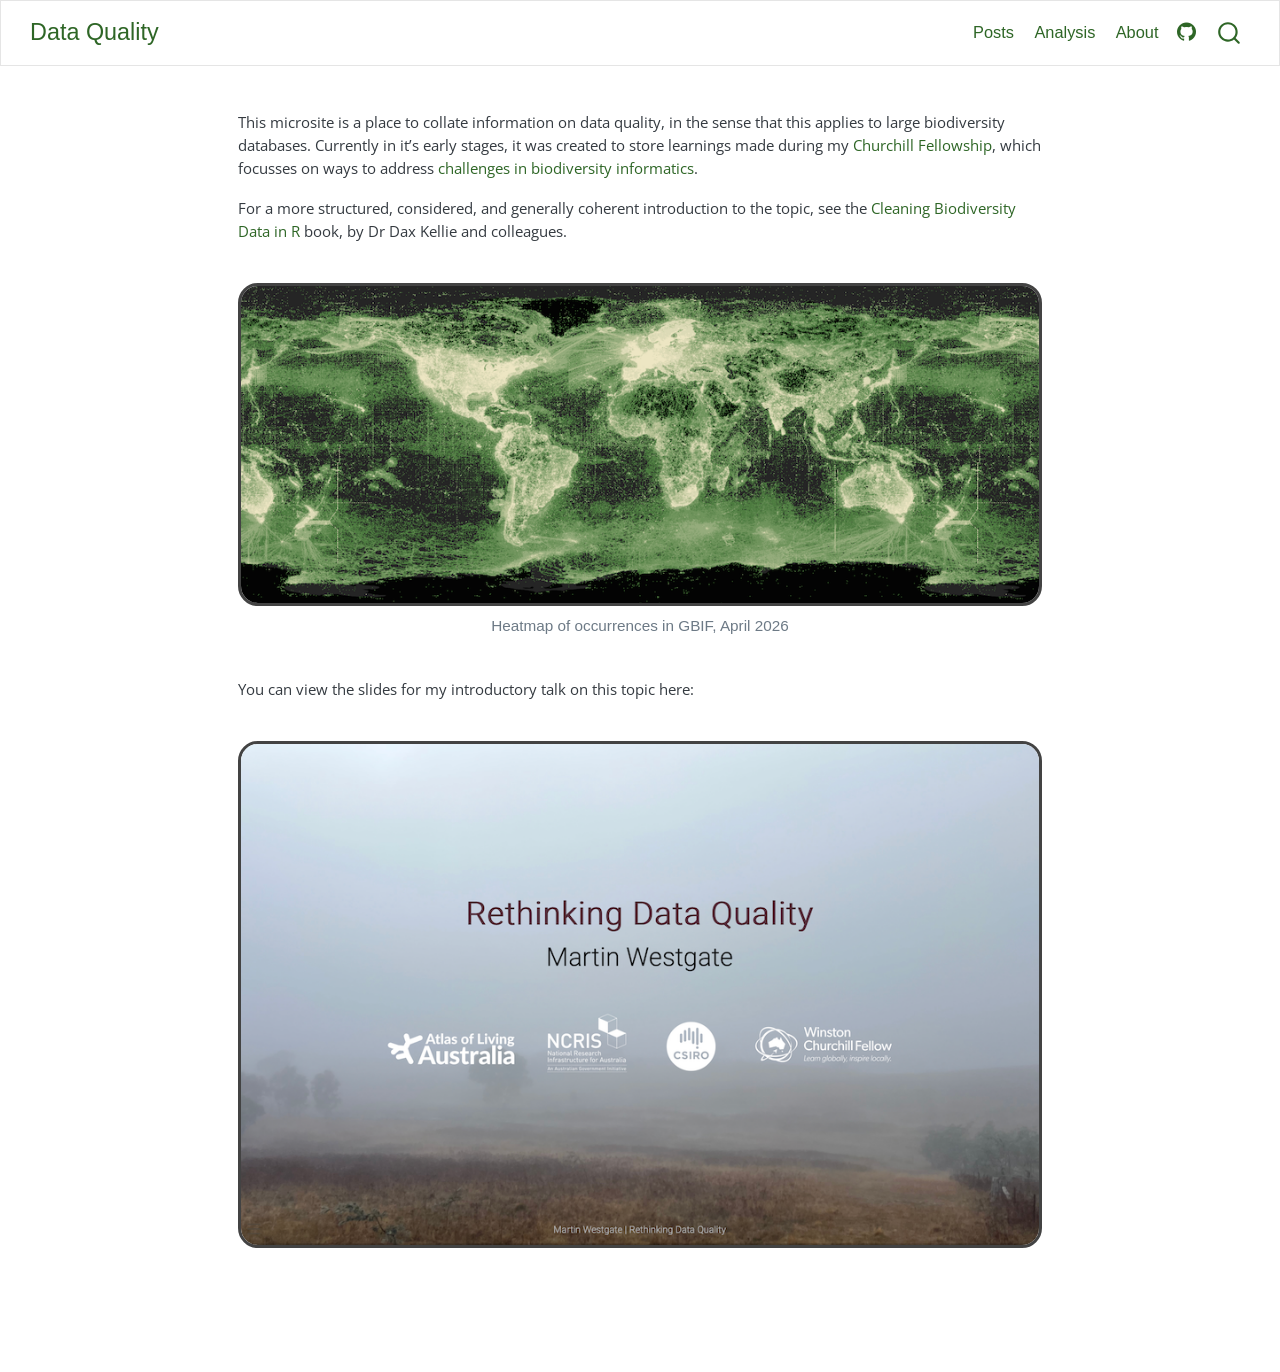
<file: index.html>
<!DOCTYPE html>
<html xmlns="http://www.w3.org/1999/xhtml" lang="en" xml:lang="en"><head>

<meta charset="utf-8">
<meta name="generator" content="quarto-1.9.37">

<meta name="viewport" content="width=device-width, initial-scale=1.0, user-scalable=yes">


<title>Data Quality</title>
<style>
/* Default styles provided by pandoc.
** See https://pandoc.org/MANUAL.html#variables-for-html for config info.
*/
code{white-space: pre-wrap;}
span.smallcaps{font-variant: small-caps;}
div.columns{display: flex; gap: min(4vw, 1.5em);}
div.column{flex: auto; overflow-x: auto;}
div.hanging-indent{margin-left: 1.5em; text-indent: -1.5em;}
ul.task-list{list-style: none;}
ul.task-list li input[type="checkbox"] {
  width: 0.8em;
  margin: 0 0.8em 0.2em -1em; /* quarto-specific, see https://github.com/quarto-dev/quarto-cli/issues/4556 */ 
  vertical-align: middle;
}
</style>


<script src="site_libs/quarto-nav/quarto-nav.js"></script>
<script src="site_libs/quarto-nav/headroom.min.js"></script>
<script src="site_libs/clipboard/clipboard.min.js"></script>
<script src="site_libs/quarto-search/autocomplete.umd.js"></script>
<script src="site_libs/quarto-search/fuse.min.js"></script>
<script src="site_libs/quarto-search/quarto-search.js"></script>
<meta name="quarto:offset" content="./">
<script src="site_libs/quarto-html/quarto.js" type="module"></script>
<script src="site_libs/quarto-html/tabsets/tabsets.js" type="module"></script>
<script src="site_libs/quarto-html/popper.min.js"></script>
<script src="site_libs/quarto-html/tippy.umd.min.js"></script>
<link href="site_libs/quarto-html/tippy.css" rel="stylesheet">
<link href="site_libs/quarto-html/quarto-syntax-highlighting-8f68c619070a9997a612f17db9fc177b.css" rel="stylesheet" id="quarto-text-highlighting-styles">
<script src="site_libs/bootstrap/bootstrap.min.js"></script>
<link href="site_libs/bootstrap/bootstrap-icons.css" rel="stylesheet">
<link href="site_libs/bootstrap/bootstrap-2edee8771fb2c9d0b1341ff95c2b99e8.min.css" rel="stylesheet" append-hash="true" id="quarto-bootstrap" data-mode="light">
<script id="quarto-search-options" type="application/json">{
  "location": "navbar",
  "copy-button": false,
  "collapse-after": 3,
  "panel-placement": "end",
  "type": "overlay",
  "limit": 50,
  "keyboard-shortcut": [
    "f",
    "/",
    "s"
  ],
  "show-item-context": false,
  "language": {
    "search-no-results-text": "No results",
    "search-matching-documents-text": "matching documents",
    "search-copy-link-title": "Copy link to search",
    "search-hide-matches-text": "Hide additional matches",
    "search-more-match-text": "more match in this document",
    "search-more-matches-text": "more matches in this document",
    "search-clear-button-title": "Clear",
    "search-text-placeholder": "",
    "search-detached-cancel-button-title": "Cancel",
    "search-submit-button-title": "Submit",
    "search-label": "Search"
  }
}</script>
<!-- Privacy-friendly analytics by Plausible -->
<script async="" src="https://plausible.io/js/pa-QZEpD3zoHxPkIZnzqvonE.js"></script>
<script>
  window.plausible=window.plausible||function(){(plausible.q=plausible.q||[]).push(arguments)},plausible.init=plausible.init||function(i){plausible.o=i||{}};
  plausible.init()
</script>


<link rel="stylesheet" href="styles.css">
<meta property="og:title" content="Data Quality">
<meta property="og:description" content="">
<meta property="og:image" content="https://mjwestgate.github.io/dataquality/images/GBIF_occurrences.png">
<meta property="og:site_name" content="Data Quality">
<meta property="og:image:height" content="358">
<meta property="og:image:width" content="900">
</head>

<body class="nav-fixed fullcontent quarto-light">

<div id="quarto-search-results"></div>
  <header id="quarto-header" class="headroom fixed-top">
    <nav class="navbar navbar-expand-lg " data-bs-theme="dark">
      <div class="navbar-container container-fluid">
      <div class="navbar-brand-container mx-auto">
    <a class="navbar-brand" href="./index.html">
    <span class="navbar-title">Data Quality</span>
    </a>
  </div>
            <div id="quarto-search" class="" title="Search"></div>
          <button class="navbar-toggler" type="button" data-bs-toggle="collapse" data-bs-target="#navbarCollapse" aria-controls="navbarCollapse" role="menu" aria-expanded="false" aria-label="Toggle navigation" onclick="if (window.quartoToggleHeadroom) { window.quartoToggleHeadroom(); }">
  <span class="navbar-toggler-icon"></span>
</button>
          <div class="collapse navbar-collapse" id="navbarCollapse">
            <ul class="navbar-nav navbar-nav-scroll ms-auto">
  <li class="nav-item">
    <a class="nav-link" href="./posts.html"> 
<span class="menu-text">Posts</span></a>
  </li>  
  <li class="nav-item">
    <a class="nav-link" href="./analysis.html"> 
<span class="menu-text">Analysis</span></a>
  </li>  
  <li class="nav-item">
    <a class="nav-link" href="https://martinwestgate.com/"> 
<span class="menu-text">About</span></a>
  </li>  
  <li class="nav-item compact">
    <a class="nav-link" href="https://github.com/mjwestgate/dataquality"> <i class="bi bi-github" role="img">
</i> 
<span class="menu-text"></span></a>
  </li>  
</ul>
          </div> <!-- /navcollapse -->
            <div class="quarto-navbar-tools">
</div>
      </div> <!-- /container-fluid -->
    </nav>
</header>
<!-- content -->
<div id="quarto-content" class="quarto-container page-columns page-rows-contents page-layout-article page-navbar">
<!-- sidebar -->
<!-- margin-sidebar -->
    
<!-- main -->
<main class="content" id="quarto-document-content"><header id="title-block-header" class="quarto-title-block"></header>




<p>This microsite is a place to collate information on data quality, in the sense that this applies to large biodiversity databases. Currently in it’s early stages, it was created to store learnings made during my <a href="https://www.churchilltrust.com.au/fellow/martin-westgate-act-2025/">Churchill Fellowship</a>, which focusses on ways to address <a href="https://www.churchilltrust.com.au/project/to-investigate-global-scale-solutions-in-biodiversity-informatics/">challenges in biodiversity informatics</a>.</p>
<p>For a more structured, considered, and generally coherent introduction to the topic, see the <a href="https://cleaning-data-r.ala.org.au">Cleaning Biodiversity Data in R</a> book, by Dr Dax Kellie and colleagues.</p>
<figure class="figure">
<img src="images/GBIF_occurrences.png" class="img-fluid figure-img img-rounded" style="width:100%">
<figcaption>
Heatmap of occurrences in GBIF, April 2026
</figcaption>
</figure>
<p>You can view the slides for my introductory talk on this topic here:</p>
<figure class="figure">
<a href="https://mjwestgate-churchill-fellowship-2026.share.connect.posit.cloud" target="_blank"> <img src="images/presentation_title_page.png" class="img-fluid figure-img img-rounded" style="width:100%"> </a>
</figure>



</main> <!-- /main -->
<script id="quarto-html-after-body" type="application/javascript">
  window.document.addEventListener("DOMContentLoaded", function (event) {
    const isCodeAnnotation = (el) => {
      for (const clz of el.classList) {
        if (clz.startsWith('code-annotation-')) {                     
          return true;
        }
      }
      return false;
    }
    const onCopySuccess = function(e) {
      // button target
      const button = e.trigger;
      // don't keep focus
      button.blur();
      // flash "checked"
      button.classList.add('code-copy-button-checked');
      var currentTitle = button.getAttribute("title");
      button.setAttribute("title", "Copied!");
      let tooltip;
      if (window.bootstrap) {
        button.setAttribute("data-bs-toggle", "tooltip");
        button.setAttribute("data-bs-placement", "left");
        button.setAttribute("data-bs-title", "Copied!");
        tooltip = new bootstrap.Tooltip(button, 
          { trigger: "manual", 
            customClass: "code-copy-button-tooltip",
            offset: [0, -8]});
        tooltip.show();    
      }
      setTimeout(function() {
        if (tooltip) {
          tooltip.hide();
          button.removeAttribute("data-bs-title");
          button.removeAttribute("data-bs-toggle");
          button.removeAttribute("data-bs-placement");
        }
        button.setAttribute("title", currentTitle);
        button.classList.remove('code-copy-button-checked');
      }, 1000);
      // clear code selection
      e.clearSelection();
    }
    const getTextToCopy = function(trigger) {
      const outerScaffold = trigger.parentElement.cloneNode(true);
      const codeEl = outerScaffold.querySelector('code');
      for (const childEl of codeEl.children) {
        if (isCodeAnnotation(childEl)) {
          childEl.remove();
        }
      }
      return codeEl.innerText;
    }
    const clipboard = new window.ClipboardJS('.code-copy-button:not([data-in-quarto-modal])', {
      text: getTextToCopy
    });
    clipboard.on('success', onCopySuccess);
    if (window.document.getElementById('quarto-embedded-source-code-modal')) {
      const clipboardModal = new window.ClipboardJS('.code-copy-button[data-in-quarto-modal]', {
        text: getTextToCopy,
        container: window.document.getElementById('quarto-embedded-source-code-modal')
      });
      clipboardModal.on('success', onCopySuccess);
    }
      var localhostRegex = new RegExp(/^(?:http|https):\/\/localhost\:?[0-9]*\//);
      var mailtoRegex = new RegExp(/^mailto:/);
        var filterRegex = new RegExp("https:\/\/mjwestgate\.github\.io\/dataquality\/");
      var isInternal = (href) => {
          return filterRegex.test(href) || localhostRegex.test(href) || mailtoRegex.test(href);
      }
      // Inspect non-navigation links and adorn them if external
     var links = window.document.querySelectorAll('a[href]:not(.nav-link):not(.navbar-brand):not(.toc-action):not(.sidebar-link):not(.sidebar-item-toggle):not(.pagination-link):not(.no-external):not([aria-hidden]):not(.dropdown-item):not(.quarto-navigation-tool):not(.about-link)');
      for (var i=0; i<links.length; i++) {
        const link = links[i];
        if (!isInternal(link.href)) {
          // undo the damage that might have been done by quarto-nav.js in the case of
          // links that we want to consider external
          if (link.dataset.originalHref !== undefined) {
            link.href = link.dataset.originalHref;
          }
        }
      }
    function tippyHover(el, contentFn, onTriggerFn, onUntriggerFn) {
      const config = {
        allowHTML: true,
        maxWidth: 500,
        delay: 100,
        arrow: false,
        appendTo: function(el) {
            return el.parentElement;
        },
        interactive: true,
        interactiveBorder: 10,
        theme: 'quarto',
        placement: 'bottom-start',
      };
      if (contentFn) {
        config.content = contentFn;
      }
      if (onTriggerFn) {
        config.onTrigger = onTriggerFn;
      }
      if (onUntriggerFn) {
        config.onUntrigger = onUntriggerFn;
      }
      window.tippy(el, config); 
    }
    const noterefs = window.document.querySelectorAll('a[role="doc-noteref"]');
    for (var i=0; i<noterefs.length; i++) {
      const ref = noterefs[i];
      tippyHover(ref, function() {
        // use id or data attribute instead here
        let href = ref.getAttribute('data-footnote-href') || ref.getAttribute('href');
        try { href = new URL(href).hash; } catch {}
        const id = href.replace(/^#\/?/, "");
        const note = window.document.getElementById(id);
        if (note) {
          return note.innerHTML;
        } else {
          return "";
        }
      });
    }
    const xrefs = window.document.querySelectorAll('a.quarto-xref');
    const processXRef = (id, note) => {
      // Strip column container classes
      const stripColumnClz = (el) => {
        el.classList.remove("page-full", "page-columns");
        if (el.children) {
          for (const child of el.children) {
            stripColumnClz(child);
          }
        }
      }
      stripColumnClz(note)
      if (id === null || id.startsWith('sec-')) {
        // Special case sections, only their first couple elements
        const container = document.createElement("div");
        if (note.children && note.children.length > 2) {
          container.appendChild(note.children[0].cloneNode(true));
          for (let i = 1; i < note.children.length; i++) {
            const child = note.children[i];
            if (child.tagName === "P" && child.innerText === "") {
              continue;
            } else {
              container.appendChild(child.cloneNode(true));
              break;
            }
          }
          if (window.Quarto?.typesetMath) {
            window.Quarto.typesetMath(container);
          }
          return container.innerHTML
        } else {
          if (window.Quarto?.typesetMath) {
            window.Quarto.typesetMath(note);
          }
          return note.innerHTML;
        }
      } else {
        // Remove any anchor links if they are present
        const anchorLink = note.querySelector('a.anchorjs-link');
        if (anchorLink) {
          anchorLink.remove();
        }
        if (window.Quarto?.typesetMath) {
          window.Quarto.typesetMath(note);
        }
        if (note.classList.contains("callout")) {
          return note.outerHTML;
        } else {
          return note.innerHTML;
        }
      }
    }
    for (var i=0; i<xrefs.length; i++) {
      const xref = xrefs[i];
      tippyHover(xref, undefined, function(instance) {
        instance.disable();
        let url = xref.getAttribute('href');
        let hash = undefined; 
        if (url.startsWith('#')) {
          hash = url;
        } else {
          try { hash = new URL(url).hash; } catch {}
        }
        if (hash) {
          const id = hash.replace(/^#\/?/, "");
          const note = window.document.getElementById(id);
          if (note !== null) {
            try {
              const html = processXRef(id, note.cloneNode(true));
              instance.setContent(html);
            } finally {
              instance.enable();
              instance.show();
            }
          } else {
            // See if we can fetch this
            fetch(url.split('#')[0])
            .then(res => res.text())
            .then(html => {
              const parser = new DOMParser();
              const htmlDoc = parser.parseFromString(html, "text/html");
              const note = htmlDoc.getElementById(id);
              if (note !== null) {
                const html = processXRef(id, note);
                instance.setContent(html);
              } 
            }).finally(() => {
              instance.enable();
              instance.show();
            });
          }
        } else {
          // See if we can fetch a full url (with no hash to target)
          // This is a special case and we should probably do some content thinning / targeting
          fetch(url)
          .then(res => res.text())
          .then(html => {
            const parser = new DOMParser();
            const htmlDoc = parser.parseFromString(html, "text/html");
            const note = htmlDoc.querySelector('main.content');
            if (note !== null) {
              // This should only happen for chapter cross references
              // (since there is no id in the URL)
              // remove the first header
              if (note.children.length > 0 && note.children[0].tagName === "HEADER") {
                note.children[0].remove();
              }
              const html = processXRef(null, note);
              instance.setContent(html);
            } 
          }).finally(() => {
            instance.enable();
            instance.show();
          });
        }
      }, function(instance) {
      });
    }
        let selectedAnnoteEl;
        const selectorForAnnotation = ( cell, annotation) => {
          let cellAttr = 'data-code-cell="' + cell + '"';
          let lineAttr = 'data-code-annotation="' +  annotation + '"';
          const selector = 'span[' + cellAttr + '][' + lineAttr + ']';
          return selector;
        }
        const selectCodeLines = (annoteEl) => {
          const doc = window.document;
          const targetCell = annoteEl.getAttribute("data-target-cell");
          const targetAnnotation = annoteEl.getAttribute("data-target-annotation");
          const annoteSpan = window.document.querySelector(selectorForAnnotation(targetCell, targetAnnotation));
          const lines = annoteSpan.getAttribute("data-code-lines").split(",");
          const lineIds = lines.map((line) => {
            return targetCell + "-" + line;
          })
          let top = null;
          let height = null;
          let parent = null;
          if (lineIds.length > 0) {
              //compute the position of the single el (top and bottom and make a div)
              const el = window.document.getElementById(lineIds[0]);
              top = el.offsetTop;
              height = el.offsetHeight;
              parent = el.parentElement.parentElement;
            if (lineIds.length > 1) {
              const lastEl = window.document.getElementById(lineIds[lineIds.length - 1]);
              const bottom = lastEl.offsetTop + lastEl.offsetHeight;
              height = bottom - top;
            }
            if (top !== null && height !== null && parent !== null) {
              // cook up a div (if necessary) and position it 
              let div = window.document.getElementById("code-annotation-line-highlight");
              if (div === null) {
                div = window.document.createElement("div");
                div.setAttribute("id", "code-annotation-line-highlight");
                div.style.position = 'absolute';
                parent.appendChild(div);
              }
              div.style.top = top - 2 + "px";
              div.style.height = height + 4 + "px";
              div.style.left = 0;
              let gutterDiv = window.document.getElementById("code-annotation-line-highlight-gutter");
              if (gutterDiv === null) {
                gutterDiv = window.document.createElement("div");
                gutterDiv.setAttribute("id", "code-annotation-line-highlight-gutter");
                gutterDiv.style.position = 'absolute';
                const codeCell = window.document.getElementById(targetCell);
                const gutter = codeCell.querySelector('.code-annotation-gutter');
                gutter.appendChild(gutterDiv);
              }
              gutterDiv.style.top = top - 2 + "px";
              gutterDiv.style.height = height + 4 + "px";
            }
            selectedAnnoteEl = annoteEl;
          }
        };
        const unselectCodeLines = () => {
          const elementsIds = ["code-annotation-line-highlight", "code-annotation-line-highlight-gutter"];
          elementsIds.forEach((elId) => {
            const div = window.document.getElementById(elId);
            if (div) {
              div.remove();
            }
          });
          selectedAnnoteEl = undefined;
        };
          // Handle positioning of the toggle
      window.addEventListener(
        "resize",
        throttle(() => {
          elRect = undefined;
          if (selectedAnnoteEl) {
            selectCodeLines(selectedAnnoteEl);
          }
        }, 10)
      );
      function throttle(fn, ms) {
      let throttle = false;
      let timer;
        return (...args) => {
          if(!throttle) { // first call gets through
              fn.apply(this, args);
              throttle = true;
          } else { // all the others get throttled
              if(timer) clearTimeout(timer); // cancel #2
              timer = setTimeout(() => {
                fn.apply(this, args);
                timer = throttle = false;
              }, ms);
          }
        };
      }
        // Attach click handler to the DT
        const annoteDls = window.document.querySelectorAll('dt[data-target-cell]');
        for (const annoteDlNode of annoteDls) {
          annoteDlNode.addEventListener('click', (event) => {
            const clickedEl = event.target;
            if (clickedEl !== selectedAnnoteEl) {
              unselectCodeLines();
              const activeEl = window.document.querySelector('dt[data-target-cell].code-annotation-active');
              if (activeEl) {
                activeEl.classList.remove('code-annotation-active');
              }
              selectCodeLines(clickedEl);
              clickedEl.classList.add('code-annotation-active');
            } else {
              // Unselect the line
              unselectCodeLines();
              clickedEl.classList.remove('code-annotation-active');
            }
          });
        }
    const findCites = (el) => {
      const parentEl = el.parentElement;
      if (parentEl) {
        const cites = parentEl.dataset.cites;
        if (cites) {
          return {
            el,
            cites: cites.split(' ')
          };
        } else {
          return findCites(el.parentElement)
        }
      } else {
        return undefined;
      }
    };
    var bibliorefs = window.document.querySelectorAll('a[role="doc-biblioref"]');
    for (var i=0; i<bibliorefs.length; i++) {
      const ref = bibliorefs[i];
      const citeInfo = findCites(ref);
      if (citeInfo) {
        tippyHover(citeInfo.el, function() {
          var popup = window.document.createElement('div');
          citeInfo.cites.forEach(function(cite) {
            var citeDiv = window.document.createElement('div');
            citeDiv.classList.add('hanging-indent');
            citeDiv.classList.add('csl-entry');
            var biblioDiv = window.document.getElementById('ref-' + cite);
            if (biblioDiv) {
              citeDiv.innerHTML = biblioDiv.innerHTML;
            }
            popup.appendChild(citeDiv);
          });
          return popup.innerHTML;
        });
      }
    }
  });
  </script>
</div> <!-- /content -->




</body></html>
</file>
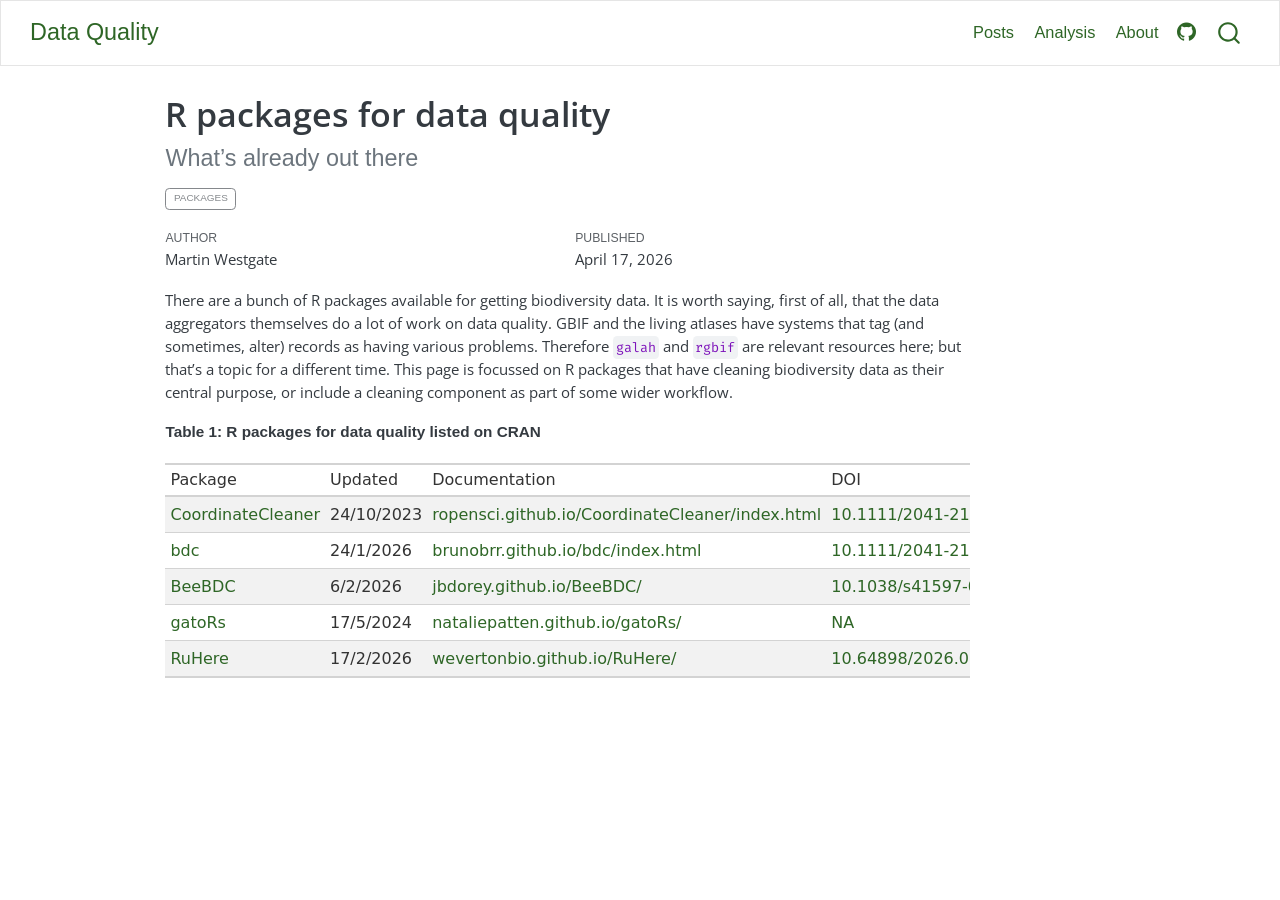
<file: analysis/data-quality-r-packages/index.html>
<!DOCTYPE html>
<html xmlns="http://www.w3.org/1999/xhtml" lang="en" xml:lang="en"><head>

<meta charset="utf-8">
<meta name="generator" content="quarto-1.9.37">

<meta name="viewport" content="width=device-width, initial-scale=1.0, user-scalable=yes">

<meta name="author" content="Martin Westgate">
<meta name="dcterms.date" content="2026-04-17">

<title>R packages for data quality – Data Quality</title>
<style>
/* Default styles provided by pandoc.
** See https://pandoc.org/MANUAL.html#variables-for-html for config info.
*/
code{white-space: pre-wrap;}
span.smallcaps{font-variant: small-caps;}
div.columns{display: flex; gap: min(4vw, 1.5em);}
div.column{flex: auto; overflow-x: auto;}
div.hanging-indent{margin-left: 1.5em; text-indent: -1.5em;}
ul.task-list{list-style: none;}
ul.task-list li input[type="checkbox"] {
  width: 0.8em;
  margin: 0 0.8em 0.2em -1em; /* quarto-specific, see https://github.com/quarto-dev/quarto-cli/issues/4556 */ 
  vertical-align: middle;
}
</style>


<script src="../../site_libs/quarto-nav/quarto-nav.js"></script>
<script src="../../site_libs/quarto-nav/headroom.min.js"></script>
<script src="../../site_libs/clipboard/clipboard.min.js"></script>
<script src="../../site_libs/quarto-search/autocomplete.umd.js"></script>
<script src="../../site_libs/quarto-search/fuse.min.js"></script>
<script src="../../site_libs/quarto-search/quarto-search.js"></script>
<meta name="quarto:offset" content="../../">
<script src="../../site_libs/quarto-html/quarto.js" type="module"></script>
<script src="../../site_libs/quarto-html/tabsets/tabsets.js" type="module"></script>
<script src="../../site_libs/quarto-html/popper.min.js"></script>
<script src="../../site_libs/quarto-html/tippy.umd.min.js"></script>
<script src="../../site_libs/quarto-html/anchor.min.js"></script>
<link href="../../site_libs/quarto-html/tippy.css" rel="stylesheet">
<link href="../../site_libs/quarto-html/quarto-syntax-highlighting-8f68c619070a9997a612f17db9fc177b.css" rel="stylesheet" id="quarto-text-highlighting-styles">
<script src="../../site_libs/bootstrap/bootstrap.min.js"></script>
<link href="../../site_libs/bootstrap/bootstrap-icons.css" rel="stylesheet">
<link href="../../site_libs/bootstrap/bootstrap-2edee8771fb2c9d0b1341ff95c2b99e8.min.css" rel="stylesheet" append-hash="true" id="quarto-bootstrap" data-mode="light">
<script id="quarto-search-options" type="application/json">{
  "location": "navbar",
  "copy-button": false,
  "collapse-after": 3,
  "panel-placement": "end",
  "type": "overlay",
  "limit": 50,
  "keyboard-shortcut": [
    "f",
    "/",
    "s"
  ],
  "show-item-context": false,
  "language": {
    "search-no-results-text": "No results",
    "search-matching-documents-text": "matching documents",
    "search-copy-link-title": "Copy link to search",
    "search-hide-matches-text": "Hide additional matches",
    "search-more-match-text": "more match in this document",
    "search-more-matches-text": "more matches in this document",
    "search-clear-button-title": "Clear",
    "search-text-placeholder": "",
    "search-detached-cancel-button-title": "Cancel",
    "search-submit-button-title": "Submit",
    "search-label": "Search"
  }
}</script>
<!-- Privacy-friendly analytics by Plausible -->
<script async="" src="https://plausible.io/js/pa-QZEpD3zoHxPkIZnzqvonE.js"></script>
<script>
  window.plausible=window.plausible||function(){(plausible.q=plausible.q||[]).push(arguments)},plausible.init=plausible.init||function(i){plausible.o=i||{}};
  plausible.init()
</script>


<link rel="stylesheet" href="../../styles.css">
<meta property="og:title" content="R packages for data quality – Data Quality">
<meta property="og:description" content="What’s already out there">
<meta property="og:image" content="https://mjwestgate.github.io/dataquality/analysis/data-quality-r-packages/bdc_logo.png">
<meta property="og:site_name" content="Data Quality">
<meta property="og:image:height" content="805">
<meta property="og:image:width" content="833">
</head>

<body class="nav-fixed quarto-light">

<div id="quarto-search-results"></div>
  <header id="quarto-header" class="headroom fixed-top">
    <nav class="navbar navbar-expand-lg " data-bs-theme="dark">
      <div class="navbar-container container-fluid">
      <div class="navbar-brand-container mx-auto">
    <a class="navbar-brand" href="../../index.html">
    <span class="navbar-title">Data Quality</span>
    </a>
  </div>
            <div id="quarto-search" class="" title="Search"></div>
          <button class="navbar-toggler" type="button" data-bs-toggle="collapse" data-bs-target="#navbarCollapse" aria-controls="navbarCollapse" role="menu" aria-expanded="false" aria-label="Toggle navigation" onclick="if (window.quartoToggleHeadroom) { window.quartoToggleHeadroom(); }">
  <span class="navbar-toggler-icon"></span>
</button>
          <div class="collapse navbar-collapse" id="navbarCollapse">
            <ul class="navbar-nav navbar-nav-scroll ms-auto">
  <li class="nav-item">
    <a class="nav-link" href="../../posts.html"> 
<span class="menu-text">Posts</span></a>
  </li>  
  <li class="nav-item">
    <a class="nav-link" href="../../analysis.html"> 
<span class="menu-text">Analysis</span></a>
  </li>  
  <li class="nav-item">
    <a class="nav-link" href="https://martinwestgate.com/"> 
<span class="menu-text">About</span></a>
  </li>  
  <li class="nav-item compact">
    <a class="nav-link" href="https://github.com/mjwestgate/dataquality"> <i class="bi bi-github" role="img">
</i> 
<span class="menu-text"></span></a>
  </li>  
</ul>
          </div> <!-- /navcollapse -->
            <div class="quarto-navbar-tools">
</div>
      </div> <!-- /container-fluid -->
    </nav>
</header>
<!-- content -->
<div id="quarto-content" class="quarto-container page-columns page-rows-contents page-layout-article page-navbar">
<!-- sidebar -->
<!-- margin-sidebar -->
    <div id="quarto-margin-sidebar" class="sidebar margin-sidebar zindex-bottom">
        
    </div>
<!-- main -->
<main class="content" id="quarto-document-content">

<header id="title-block-header" class="quarto-title-block default">
<div class="quarto-title">
<h1 class="title">R packages for data quality</h1>
<p class="subtitle lead">What’s already out there</p>
  <div class="quarto-categories">
    <div class="quarto-category">packages</div>
  </div>
  </div>



<div class="quarto-title-meta">

    <div>
    <div class="quarto-title-meta-heading">Author</div>
    <div class="quarto-title-meta-contents">
             <p>Martin Westgate </p>
          </div>
  </div>
    
    <div>
    <div class="quarto-title-meta-heading">Published</div>
    <div class="quarto-title-meta-contents">
      <p class="date">April 17, 2026</p>
    </div>
  </div>
  
    
  </div>
  


</header>


<p>There are a bunch of R packages available for getting biodiversity data. It is worth saying, first of all, that the data aggregators themselves do a lot of work on data quality. GBIF and the living atlases have systems that tag (and sometimes, alter) records as having various problems. Therefore <code>galah</code> and <code>rgbif</code> are relevant resources here; but that’s a topic for a different time. This page is focussed on R packages that have cleaning biodiversity data as their central purpose, or include a cleaning component as part of some wider workflow.</p>
<div class="cell">
<div class="cell-output-display">
<strong>Table 1: R packages for data quality listed on CRAN</strong>
</div>
<div class="cell-output-display">
<div id="xqaurtwxxx" style="padding-left:0px;padding-right:0px;padding-top:10px;padding-bottom:10px;overflow-x:auto;overflow-y:auto;width:auto;height:auto;">
<style>#xqaurtwxxx table {
  font-family: system-ui, 'Segoe UI', Roboto, Helvetica, Arial, sans-serif, 'Apple Color Emoji', 'Segoe UI Emoji', 'Segoe UI Symbol', 'Noto Color Emoji';
  -webkit-font-smoothing: antialiased;
  -moz-osx-font-smoothing: grayscale;
}

#xqaurtwxxx thead, #xqaurtwxxx tbody, #xqaurtwxxx tfoot, #xqaurtwxxx tr, #xqaurtwxxx td, #xqaurtwxxx th {
  border-style: none;
}

#xqaurtwxxx p {
  margin: 0;
  padding: 0;
}

#xqaurtwxxx .gt_table {
  display: table;
  border-collapse: collapse;
  line-height: normal;
  margin-left: auto;
  margin-right: auto;
  color: #333333;
  font-size: 16px;
  font-weight: normal;
  font-style: normal;
  background-color: #FFFFFF;
  width: auto;
  border-top-style: solid;
  border-top-width: 2px;
  border-top-color: #A8A8A8;
  border-right-style: none;
  border-right-width: 2px;
  border-right-color: #D3D3D3;
  border-bottom-style: solid;
  border-bottom-width: 2px;
  border-bottom-color: #A8A8A8;
  border-left-style: none;
  border-left-width: 2px;
  border-left-color: #D3D3D3;
}

#xqaurtwxxx .gt_caption {
  padding-top: 4px;
  padding-bottom: 4px;
}

#xqaurtwxxx .gt_title {
  color: #333333;
  font-size: 125%;
  font-weight: initial;
  padding-top: 4px;
  padding-bottom: 4px;
  padding-left: 5px;
  padding-right: 5px;
  border-bottom-color: #FFFFFF;
  border-bottom-width: 0;
}

#xqaurtwxxx .gt_subtitle {
  color: #333333;
  font-size: 85%;
  font-weight: initial;
  padding-top: 3px;
  padding-bottom: 5px;
  padding-left: 5px;
  padding-right: 5px;
  border-top-color: #FFFFFF;
  border-top-width: 0;
}

#xqaurtwxxx .gt_heading {
  background-color: #FFFFFF;
  text-align: center;
  border-bottom-color: #FFFFFF;
  border-left-style: none;
  border-left-width: 1px;
  border-left-color: #D3D3D3;
  border-right-style: none;
  border-right-width: 1px;
  border-right-color: #D3D3D3;
}

#xqaurtwxxx .gt_bottom_border {
  border-bottom-style: solid;
  border-bottom-width: 2px;
  border-bottom-color: #D3D3D3;
}

#xqaurtwxxx .gt_col_headings {
  border-top-style: solid;
  border-top-width: 2px;
  border-top-color: #D3D3D3;
  border-bottom-style: solid;
  border-bottom-width: 2px;
  border-bottom-color: #D3D3D3;
  border-left-style: none;
  border-left-width: 1px;
  border-left-color: #D3D3D3;
  border-right-style: none;
  border-right-width: 1px;
  border-right-color: #D3D3D3;
}

#xqaurtwxxx .gt_col_heading {
  color: #333333;
  background-color: #FFFFFF;
  font-size: 100%;
  font-weight: normal;
  text-transform: inherit;
  border-left-style: none;
  border-left-width: 1px;
  border-left-color: #D3D3D3;
  border-right-style: none;
  border-right-width: 1px;
  border-right-color: #D3D3D3;
  vertical-align: bottom;
  padding-top: 5px;
  padding-bottom: 6px;
  padding-left: 5px;
  padding-right: 5px;
  overflow-x: hidden;
}

#xqaurtwxxx .gt_column_spanner_outer {
  color: #333333;
  background-color: #FFFFFF;
  font-size: 100%;
  font-weight: normal;
  text-transform: inherit;
  padding-top: 0;
  padding-bottom: 0;
  padding-left: 4px;
  padding-right: 4px;
}

#xqaurtwxxx .gt_column_spanner_outer:first-child {
  padding-left: 0;
}

#xqaurtwxxx .gt_column_spanner_outer:last-child {
  padding-right: 0;
}

#xqaurtwxxx .gt_column_spanner {
  border-bottom-style: solid;
  border-bottom-width: 2px;
  border-bottom-color: #D3D3D3;
  vertical-align: bottom;
  padding-top: 5px;
  padding-bottom: 5px;
  overflow-x: hidden;
  display: inline-block;
  width: 100%;
}

#xqaurtwxxx .gt_spanner_row {
  border-bottom-style: hidden;
}

#xqaurtwxxx .gt_group_heading {
  padding-top: 8px;
  padding-bottom: 8px;
  padding-left: 5px;
  padding-right: 5px;
  color: #333333;
  background-color: #FFFFFF;
  font-size: 100%;
  font-weight: initial;
  text-transform: inherit;
  border-top-style: solid;
  border-top-width: 2px;
  border-top-color: #D3D3D3;
  border-bottom-style: solid;
  border-bottom-width: 2px;
  border-bottom-color: #D3D3D3;
  border-left-style: none;
  border-left-width: 1px;
  border-left-color: #D3D3D3;
  border-right-style: none;
  border-right-width: 1px;
  border-right-color: #D3D3D3;
  vertical-align: middle;
  text-align: left;
}

#xqaurtwxxx .gt_empty_group_heading {
  padding: 0.5px;
  color: #333333;
  background-color: #FFFFFF;
  font-size: 100%;
  font-weight: initial;
  border-top-style: solid;
  border-top-width: 2px;
  border-top-color: #D3D3D3;
  border-bottom-style: solid;
  border-bottom-width: 2px;
  border-bottom-color: #D3D3D3;
  vertical-align: middle;
}

#xqaurtwxxx .gt_from_md > :first-child {
  margin-top: 0;
}

#xqaurtwxxx .gt_from_md > :last-child {
  margin-bottom: 0;
}

#xqaurtwxxx .gt_row {
  padding-top: 8px;
  padding-bottom: 8px;
  padding-left: 5px;
  padding-right: 5px;
  margin: 10px;
  border-top-style: solid;
  border-top-width: 1px;
  border-top-color: #D3D3D3;
  border-left-style: none;
  border-left-width: 1px;
  border-left-color: #D3D3D3;
  border-right-style: none;
  border-right-width: 1px;
  border-right-color: #D3D3D3;
  vertical-align: middle;
  overflow-x: hidden;
}

#xqaurtwxxx .gt_stub {
  color: #333333;
  background-color: #FFFFFF;
  font-size: 100%;
  font-weight: initial;
  text-transform: inherit;
  border-right-style: solid;
  border-right-width: 2px;
  border-right-color: #D3D3D3;
  padding-left: 5px;
  padding-right: 5px;
}

#xqaurtwxxx .gt_stub_row_group {
  color: #333333;
  background-color: #FFFFFF;
  font-size: 100%;
  font-weight: initial;
  text-transform: inherit;
  border-right-style: solid;
  border-right-width: 2px;
  border-right-color: #D3D3D3;
  padding-left: 5px;
  padding-right: 5px;
  vertical-align: top;
}

#xqaurtwxxx .gt_row_group_first td {
  border-top-width: 2px;
}

#xqaurtwxxx .gt_row_group_first th {
  border-top-width: 2px;
}

#xqaurtwxxx .gt_summary_row {
  color: #333333;
  background-color: #FFFFFF;
  text-transform: inherit;
  padding-top: 8px;
  padding-bottom: 8px;
  padding-left: 5px;
  padding-right: 5px;
}

#xqaurtwxxx .gt_first_summary_row {
  border-top-style: solid;
  border-top-color: #D3D3D3;
}

#xqaurtwxxx .gt_first_summary_row.thick {
  border-top-width: 2px;
}

#xqaurtwxxx .gt_last_summary_row {
  padding-top: 8px;
  padding-bottom: 8px;
  padding-left: 5px;
  padding-right: 5px;
  border-bottom-style: solid;
  border-bottom-width: 2px;
  border-bottom-color: #D3D3D3;
}

#xqaurtwxxx .gt_grand_summary_row {
  color: #333333;
  background-color: #FFFFFF;
  text-transform: inherit;
  padding-top: 8px;
  padding-bottom: 8px;
  padding-left: 5px;
  padding-right: 5px;
}

#xqaurtwxxx .gt_first_grand_summary_row {
  padding-top: 8px;
  padding-bottom: 8px;
  padding-left: 5px;
  padding-right: 5px;
  border-top-style: double;
  border-top-width: 6px;
  border-top-color: #D3D3D3;
}

#xqaurtwxxx .gt_last_grand_summary_row_top {
  padding-top: 8px;
  padding-bottom: 8px;
  padding-left: 5px;
  padding-right: 5px;
  border-bottom-style: double;
  border-bottom-width: 6px;
  border-bottom-color: #D3D3D3;
}

#xqaurtwxxx .gt_striped {
  background-color: rgba(128, 128, 128, 0.05);
}

#xqaurtwxxx .gt_table_body {
  border-top-style: solid;
  border-top-width: 2px;
  border-top-color: #D3D3D3;
  border-bottom-style: solid;
  border-bottom-width: 2px;
  border-bottom-color: #D3D3D3;
}

#xqaurtwxxx .gt_footnotes {
  color: #333333;
  background-color: #FFFFFF;
  border-bottom-style: none;
  border-bottom-width: 2px;
  border-bottom-color: #D3D3D3;
  border-left-style: none;
  border-left-width: 2px;
  border-left-color: #D3D3D3;
  border-right-style: none;
  border-right-width: 2px;
  border-right-color: #D3D3D3;
}

#xqaurtwxxx .gt_footnote {
  margin: 0px;
  font-size: 90%;
  padding-top: 4px;
  padding-bottom: 4px;
  padding-left: 5px;
  padding-right: 5px;
}

#xqaurtwxxx .gt_sourcenotes {
  color: #333333;
  background-color: #FFFFFF;
  border-bottom-style: none;
  border-bottom-width: 2px;
  border-bottom-color: #D3D3D3;
  border-left-style: none;
  border-left-width: 2px;
  border-left-color: #D3D3D3;
  border-right-style: none;
  border-right-width: 2px;
  border-right-color: #D3D3D3;
}

#xqaurtwxxx .gt_sourcenote {
  font-size: 90%;
  padding-top: 4px;
  padding-bottom: 4px;
  padding-left: 5px;
  padding-right: 5px;
}

#xqaurtwxxx .gt_left {
  text-align: left;
}

#xqaurtwxxx .gt_center {
  text-align: center;
}

#xqaurtwxxx .gt_right {
  text-align: right;
  font-variant-numeric: tabular-nums;
}

#xqaurtwxxx .gt_font_normal {
  font-weight: normal;
}

#xqaurtwxxx .gt_font_bold {
  font-weight: bold;
}

#xqaurtwxxx .gt_font_italic {
  font-style: italic;
}

#xqaurtwxxx .gt_super {
  font-size: 65%;
}

#xqaurtwxxx .gt_footnote_marks {
  font-size: 75%;
  vertical-align: 0.4em;
  position: initial;
}

#xqaurtwxxx .gt_asterisk {
  font-size: 100%;
  vertical-align: 0;
}

#xqaurtwxxx .gt_indent_1 {
  text-indent: 5px;
}

#xqaurtwxxx .gt_indent_2 {
  text-indent: 10px;
}

#xqaurtwxxx .gt_indent_3 {
  text-indent: 15px;
}

#xqaurtwxxx .gt_indent_4 {
  text-indent: 20px;
}

#xqaurtwxxx .gt_indent_5 {
  text-indent: 25px;
}

#xqaurtwxxx .katex-display {
  display: inline-flex !important;
  margin-bottom: 0.75em !important;
}

#xqaurtwxxx div.Reactable > div.rt-table > div.rt-thead > div.rt-tr.rt-tr-group-header > div.rt-th-group:after {
  height: 0px !important;
}
</style>

<table class="gt_table caption-top table table-sm table-striped small" data-quarto-bootstrap="false">
<thead>
<tr class="gt_col_headings header">
<th id="name_url" class="gt_col_heading gt_columns_bottom_border gt_left" data-quarto-table-cell-role="th" scope="col">Package</th>
<th id="date_updated" class="gt_col_heading gt_columns_bottom_border gt_left" data-quarto-table-cell-role="th" scope="col">Updated</th>
<th id="docs" class="gt_col_heading gt_columns_bottom_border gt_left" data-quarto-table-cell-role="th" scope="col">Documentation</th>
<th id="doi" class="gt_col_heading gt_columns_bottom_border gt_left" data-quarto-table-cell-role="th" scope="col">DOI</th>
</tr>
</thead>
<tbody class="gt_table_body">
<tr class="odd">
<td class="gt_row gt_left" headers="name_url"><span style="white-space: pre;"><a href="<a href=https://cran.r-project.org/package=CoordinateCleaner>CoordinateCleaner</a>" target="_blank" style="color:#008B8B;text-decoration:none;display: inline-block;"></a><a href="https://cran.r-project.org/package=CoordinateCleaner">CoordinateCleaner</a></span></td>
<td class="gt_row gt_left" headers="date_updated">24/10/2023</td>
<td class="gt_row gt_left" headers="docs"><span style="white-space: pre;"><a href="<a href=https://ropensci.github.io/CoordinateCleaner/index.html>ropensci.github.io/CoordinateCleaner/index.html</a>" target="_blank" style="color:#008B8B;text-decoration:underline;text-underline-position: under;display: inline-block;"></a><a href="https://ropensci.github.io/CoordinateCleaner/index.html">ropensci.github.io/CoordinateCleaner/index.html</a></span></td>
<td class="gt_row gt_left" headers="doi"><span style="white-space: pre;"><a href="<a href = https://doi.org/10.1111/2041-210X.13152>10.1111/2041-210X.13152</a>" target="_blank" style="color:#008B8B;text-decoration:underline;text-underline-position: under;display: inline-block;"></a><a href="https://doi.org/10.1111/2041-210X.13152">10.1111/2041-210X.13152</a></span></td>
</tr>
<tr class="even">
<td class="gt_row gt_left" headers="name_url"><span style="white-space: pre;"><a href="<a href=https://cran.r-project.org/package=bdc>bdc</a>" target="_blank" style="color:#008B8B;text-decoration:none;display: inline-block;"></a><a href="https://cran.r-project.org/package=bdc">bdc</a></span></td>
<td class="gt_row gt_left" headers="date_updated">24/1/2026</td>
<td class="gt_row gt_left" headers="docs"><span style="white-space: pre;"><a href="<a href=https://brunobrr.github.io/bdc/index.html>brunobrr.github.io/bdc/index.html</a>" target="_blank" style="color:#008B8B;text-decoration:underline;text-underline-position: under;display: inline-block;"></a><a href="https://brunobrr.github.io/bdc/index.html">brunobrr.github.io/bdc/index.html</a></span></td>
<td class="gt_row gt_left" headers="doi"><span style="white-space: pre;"><a href="<a href = https://doi.org/10.1111/2041-210X.13868>10.1111/2041-210X.13868</a>" target="_blank" style="color:#008B8B;text-decoration:underline;text-underline-position: under;display: inline-block;"></a><a href="https://doi.org/10.1111/2041-210X.13868">10.1111/2041-210X.13868</a></span></td>
</tr>
<tr class="odd">
<td class="gt_row gt_left" headers="name_url"><span style="white-space: pre;"><a href="<a href=https://cran.r-project.org/package=BeeBDC>BeeBDC</a>" target="_blank" style="color:#008B8B;text-decoration:none;display: inline-block;"></a><a href="https://cran.r-project.org/package=BeeBDC">BeeBDC</a></span></td>
<td class="gt_row gt_left" headers="date_updated">6/2/2026</td>
<td class="gt_row gt_left" headers="docs"><span style="white-space: pre;"><a href="<a href=https://jbdorey.github.io/BeeBDC/>jbdorey.github.io/BeeBDC/</a>" target="_blank" style="color:#008B8B;text-decoration:underline;text-underline-position: under;display: inline-block;"></a><a href="https://jbdorey.github.io/BeeBDC/">jbdorey.github.io/BeeBDC/</a></span></td>
<td class="gt_row gt_left" headers="doi"><span style="white-space: pre;"><a href="<a href = https://doi.org/10.1038/s41597-023-02626-w>10.1038/s41597-023-02626-w</a>" target="_blank" style="color:#008B8B;text-decoration:underline;text-underline-position: under;display: inline-block;"></a><a href="https://doi.org/10.1038/s41597-023-02626-w">10.1038/s41597-023-02626-w</a></span></td>
</tr>
<tr class="even">
<td class="gt_row gt_left" headers="name_url"><span style="white-space: pre;"><a href="<a href=https://cran.r-project.org/package=gatoRs>gatoRs</a>" target="_blank" style="color:#008B8B;text-decoration:none;display: inline-block;"></a><a href="https://cran.r-project.org/package=gatoRs">gatoRs</a></span></td>
<td class="gt_row gt_left" headers="date_updated">17/5/2024</td>
<td class="gt_row gt_left" headers="docs"><span style="white-space: pre;"><a href="<a href=https://nataliepatten.github.io/gatoRs/>nataliepatten.github.io/gatoRs/</a>" target="_blank" style="color:#008B8B;text-decoration:underline;text-underline-position: under;display: inline-block;"></a><a href="https://nataliepatten.github.io/gatoRs/">nataliepatten.github.io/gatoRs/</a></span></td>
<td class="gt_row gt_left" headers="doi"><span style="white-space: pre;"><a href="<a href = https://doi.org/NA>NA</a>" target="_blank" style="color:#008B8B;text-decoration:underline;text-underline-position: under;display: inline-block;"></a><a href="https://doi.org/NA">NA</a></span></td>
</tr>
<tr class="odd">
<td class="gt_row gt_left" headers="name_url"><span style="white-space: pre;"><a href="<a href=https://cran.r-project.org/package=RuHere>RuHere</a>" target="_blank" style="color:#008B8B;text-decoration:none;display: inline-block;"></a><a href="https://cran.r-project.org/package=RuHere">RuHere</a></span></td>
<td class="gt_row gt_left" headers="date_updated">17/2/2026</td>
<td class="gt_row gt_left" headers="docs"><span style="white-space: pre;"><a href="<a href=https://wevertonbio.github.io/RuHere/>wevertonbio.github.io/RuHere/</a>" target="_blank" style="color:#008B8B;text-decoration:underline;text-underline-position: under;display: inline-block;"></a><a href="https://wevertonbio.github.io/RuHere/">wevertonbio.github.io/RuHere/</a></span></td>
<td class="gt_row gt_left" headers="doi"><span style="white-space: pre;"><a href="<a href = https://doi.org/10.64898/2026.02.02.703373>10.64898/2026.02.02.703373</a>" target="_blank" style="color:#008B8B;text-decoration:underline;text-underline-position: under;display: inline-block;"></a><a href="https://doi.org/10.64898/2026.02.02.703373">10.64898/2026.02.02.703373</a></span></td>
</tr>
</tbody>
</table>

</div>
</div>
</div>



</main> <!-- /main -->
<script id="quarto-html-after-body" type="application/javascript">
  window.document.addEventListener("DOMContentLoaded", function (event) {
    const icon = "";
    const anchorJS = new window.AnchorJS();
    anchorJS.options = {
      placement: 'right',
      icon: icon
    };
    anchorJS.add('.anchored');
    const isCodeAnnotation = (el) => {
      for (const clz of el.classList) {
        if (clz.startsWith('code-annotation-')) {                     
          return true;
        }
      }
      return false;
    }
    const onCopySuccess = function(e) {
      // button target
      const button = e.trigger;
      // don't keep focus
      button.blur();
      // flash "checked"
      button.classList.add('code-copy-button-checked');
      var currentTitle = button.getAttribute("title");
      button.setAttribute("title", "Copied!");
      let tooltip;
      if (window.bootstrap) {
        button.setAttribute("data-bs-toggle", "tooltip");
        button.setAttribute("data-bs-placement", "left");
        button.setAttribute("data-bs-title", "Copied!");
        tooltip = new bootstrap.Tooltip(button, 
          { trigger: "manual", 
            customClass: "code-copy-button-tooltip",
            offset: [0, -8]});
        tooltip.show();    
      }
      setTimeout(function() {
        if (tooltip) {
          tooltip.hide();
          button.removeAttribute("data-bs-title");
          button.removeAttribute("data-bs-toggle");
          button.removeAttribute("data-bs-placement");
        }
        button.setAttribute("title", currentTitle);
        button.classList.remove('code-copy-button-checked');
      }, 1000);
      // clear code selection
      e.clearSelection();
    }
    const getTextToCopy = function(trigger) {
      const outerScaffold = trigger.parentElement.cloneNode(true);
      const codeEl = outerScaffold.querySelector('code');
      for (const childEl of codeEl.children) {
        if (isCodeAnnotation(childEl)) {
          childEl.remove();
        }
      }
      return codeEl.innerText;
    }
    const clipboard = new window.ClipboardJS('.code-copy-button:not([data-in-quarto-modal])', {
      text: getTextToCopy
    });
    clipboard.on('success', onCopySuccess);
    if (window.document.getElementById('quarto-embedded-source-code-modal')) {
      const clipboardModal = new window.ClipboardJS('.code-copy-button[data-in-quarto-modal]', {
        text: getTextToCopy,
        container: window.document.getElementById('quarto-embedded-source-code-modal')
      });
      clipboardModal.on('success', onCopySuccess);
    }
      var localhostRegex = new RegExp(/^(?:http|https):\/\/localhost\:?[0-9]*\//);
      var mailtoRegex = new RegExp(/^mailto:/);
        var filterRegex = new RegExp("https:\/\/mjwestgate\.github\.io\/dataquality\/");
      var isInternal = (href) => {
          return filterRegex.test(href) || localhostRegex.test(href) || mailtoRegex.test(href);
      }
      // Inspect non-navigation links and adorn them if external
     var links = window.document.querySelectorAll('a[href]:not(.nav-link):not(.navbar-brand):not(.toc-action):not(.sidebar-link):not(.sidebar-item-toggle):not(.pagination-link):not(.no-external):not([aria-hidden]):not(.dropdown-item):not(.quarto-navigation-tool):not(.about-link)');
      for (var i=0; i<links.length; i++) {
        const link = links[i];
        if (!isInternal(link.href)) {
          // undo the damage that might have been done by quarto-nav.js in the case of
          // links that we want to consider external
          if (link.dataset.originalHref !== undefined) {
            link.href = link.dataset.originalHref;
          }
        }
      }
    function tippyHover(el, contentFn, onTriggerFn, onUntriggerFn) {
      const config = {
        allowHTML: true,
        maxWidth: 500,
        delay: 100,
        arrow: false,
        appendTo: function(el) {
            return el.parentElement;
        },
        interactive: true,
        interactiveBorder: 10,
        theme: 'quarto',
        placement: 'bottom-start',
      };
      if (contentFn) {
        config.content = contentFn;
      }
      if (onTriggerFn) {
        config.onTrigger = onTriggerFn;
      }
      if (onUntriggerFn) {
        config.onUntrigger = onUntriggerFn;
      }
      window.tippy(el, config); 
    }
    const noterefs = window.document.querySelectorAll('a[role="doc-noteref"]');
    for (var i=0; i<noterefs.length; i++) {
      const ref = noterefs[i];
      tippyHover(ref, function() {
        // use id or data attribute instead here
        let href = ref.getAttribute('data-footnote-href') || ref.getAttribute('href');
        try { href = new URL(href).hash; } catch {}
        const id = href.replace(/^#\/?/, "");
        const note = window.document.getElementById(id);
        if (note) {
          return note.innerHTML;
        } else {
          return "";
        }
      });
    }
    const xrefs = window.document.querySelectorAll('a.quarto-xref');
    const processXRef = (id, note) => {
      // Strip column container classes
      const stripColumnClz = (el) => {
        el.classList.remove("page-full", "page-columns");
        if (el.children) {
          for (const child of el.children) {
            stripColumnClz(child);
          }
        }
      }
      stripColumnClz(note)
      if (id === null || id.startsWith('sec-')) {
        // Special case sections, only their first couple elements
        const container = document.createElement("div");
        if (note.children && note.children.length > 2) {
          container.appendChild(note.children[0].cloneNode(true));
          for (let i = 1; i < note.children.length; i++) {
            const child = note.children[i];
            if (child.tagName === "P" && child.innerText === "") {
              continue;
            } else {
              container.appendChild(child.cloneNode(true));
              break;
            }
          }
          if (window.Quarto?.typesetMath) {
            window.Quarto.typesetMath(container);
          }
          return container.innerHTML
        } else {
          if (window.Quarto?.typesetMath) {
            window.Quarto.typesetMath(note);
          }
          return note.innerHTML;
        }
      } else {
        // Remove any anchor links if they are present
        const anchorLink = note.querySelector('a.anchorjs-link');
        if (anchorLink) {
          anchorLink.remove();
        }
        if (window.Quarto?.typesetMath) {
          window.Quarto.typesetMath(note);
        }
        if (note.classList.contains("callout")) {
          return note.outerHTML;
        } else {
          return note.innerHTML;
        }
      }
    }
    for (var i=0; i<xrefs.length; i++) {
      const xref = xrefs[i];
      tippyHover(xref, undefined, function(instance) {
        instance.disable();
        let url = xref.getAttribute('href');
        let hash = undefined; 
        if (url.startsWith('#')) {
          hash = url;
        } else {
          try { hash = new URL(url).hash; } catch {}
        }
        if (hash) {
          const id = hash.replace(/^#\/?/, "");
          const note = window.document.getElementById(id);
          if (note !== null) {
            try {
              const html = processXRef(id, note.cloneNode(true));
              instance.setContent(html);
            } finally {
              instance.enable();
              instance.show();
            }
          } else {
            // See if we can fetch this
            fetch(url.split('#')[0])
            .then(res => res.text())
            .then(html => {
              const parser = new DOMParser();
              const htmlDoc = parser.parseFromString(html, "text/html");
              const note = htmlDoc.getElementById(id);
              if (note !== null) {
                const html = processXRef(id, note);
                instance.setContent(html);
              } 
            }).finally(() => {
              instance.enable();
              instance.show();
            });
          }
        } else {
          // See if we can fetch a full url (with no hash to target)
          // This is a special case and we should probably do some content thinning / targeting
          fetch(url)
          .then(res => res.text())
          .then(html => {
            const parser = new DOMParser();
            const htmlDoc = parser.parseFromString(html, "text/html");
            const note = htmlDoc.querySelector('main.content');
            if (note !== null) {
              // This should only happen for chapter cross references
              // (since there is no id in the URL)
              // remove the first header
              if (note.children.length > 0 && note.children[0].tagName === "HEADER") {
                note.children[0].remove();
              }
              const html = processXRef(null, note);
              instance.setContent(html);
            } 
          }).finally(() => {
            instance.enable();
            instance.show();
          });
        }
      }, function(instance) {
      });
    }
        let selectedAnnoteEl;
        const selectorForAnnotation = ( cell, annotation) => {
          let cellAttr = 'data-code-cell="' + cell + '"';
          let lineAttr = 'data-code-annotation="' +  annotation + '"';
          const selector = 'span[' + cellAttr + '][' + lineAttr + ']';
          return selector;
        }
        const selectCodeLines = (annoteEl) => {
          const doc = window.document;
          const targetCell = annoteEl.getAttribute("data-target-cell");
          const targetAnnotation = annoteEl.getAttribute("data-target-annotation");
          const annoteSpan = window.document.querySelector(selectorForAnnotation(targetCell, targetAnnotation));
          const lines = annoteSpan.getAttribute("data-code-lines").split(",");
          const lineIds = lines.map((line) => {
            return targetCell + "-" + line;
          })
          let top = null;
          let height = null;
          let parent = null;
          if (lineIds.length > 0) {
              //compute the position of the single el (top and bottom and make a div)
              const el = window.document.getElementById(lineIds[0]);
              top = el.offsetTop;
              height = el.offsetHeight;
              parent = el.parentElement.parentElement;
            if (lineIds.length > 1) {
              const lastEl = window.document.getElementById(lineIds[lineIds.length - 1]);
              const bottom = lastEl.offsetTop + lastEl.offsetHeight;
              height = bottom - top;
            }
            if (top !== null && height !== null && parent !== null) {
              // cook up a div (if necessary) and position it 
              let div = window.document.getElementById("code-annotation-line-highlight");
              if (div === null) {
                div = window.document.createElement("div");
                div.setAttribute("id", "code-annotation-line-highlight");
                div.style.position = 'absolute';
                parent.appendChild(div);
              }
              div.style.top = top - 2 + "px";
              div.style.height = height + 4 + "px";
              div.style.left = 0;
              let gutterDiv = window.document.getElementById("code-annotation-line-highlight-gutter");
              if (gutterDiv === null) {
                gutterDiv = window.document.createElement("div");
                gutterDiv.setAttribute("id", "code-annotation-line-highlight-gutter");
                gutterDiv.style.position = 'absolute';
                const codeCell = window.document.getElementById(targetCell);
                const gutter = codeCell.querySelector('.code-annotation-gutter');
                gutter.appendChild(gutterDiv);
              }
              gutterDiv.style.top = top - 2 + "px";
              gutterDiv.style.height = height + 4 + "px";
            }
            selectedAnnoteEl = annoteEl;
          }
        };
        const unselectCodeLines = () => {
          const elementsIds = ["code-annotation-line-highlight", "code-annotation-line-highlight-gutter"];
          elementsIds.forEach((elId) => {
            const div = window.document.getElementById(elId);
            if (div) {
              div.remove();
            }
          });
          selectedAnnoteEl = undefined;
        };
          // Handle positioning of the toggle
      window.addEventListener(
        "resize",
        throttle(() => {
          elRect = undefined;
          if (selectedAnnoteEl) {
            selectCodeLines(selectedAnnoteEl);
          }
        }, 10)
      );
      function throttle(fn, ms) {
      let throttle = false;
      let timer;
        return (...args) => {
          if(!throttle) { // first call gets through
              fn.apply(this, args);
              throttle = true;
          } else { // all the others get throttled
              if(timer) clearTimeout(timer); // cancel #2
              timer = setTimeout(() => {
                fn.apply(this, args);
                timer = throttle = false;
              }, ms);
          }
        };
      }
        // Attach click handler to the DT
        const annoteDls = window.document.querySelectorAll('dt[data-target-cell]');
        for (const annoteDlNode of annoteDls) {
          annoteDlNode.addEventListener('click', (event) => {
            const clickedEl = event.target;
            if (clickedEl !== selectedAnnoteEl) {
              unselectCodeLines();
              const activeEl = window.document.querySelector('dt[data-target-cell].code-annotation-active');
              if (activeEl) {
                activeEl.classList.remove('code-annotation-active');
              }
              selectCodeLines(clickedEl);
              clickedEl.classList.add('code-annotation-active');
            } else {
              // Unselect the line
              unselectCodeLines();
              clickedEl.classList.remove('code-annotation-active');
            }
          });
        }
    const findCites = (el) => {
      const parentEl = el.parentElement;
      if (parentEl) {
        const cites = parentEl.dataset.cites;
        if (cites) {
          return {
            el,
            cites: cites.split(' ')
          };
        } else {
          return findCites(el.parentElement)
        }
      } else {
        return undefined;
      }
    };
    var bibliorefs = window.document.querySelectorAll('a[role="doc-biblioref"]');
    for (var i=0; i<bibliorefs.length; i++) {
      const ref = bibliorefs[i];
      const citeInfo = findCites(ref);
      if (citeInfo) {
        tippyHover(citeInfo.el, function() {
          var popup = window.document.createElement('div');
          citeInfo.cites.forEach(function(cite) {
            var citeDiv = window.document.createElement('div');
            citeDiv.classList.add('hanging-indent');
            citeDiv.classList.add('csl-entry');
            var biblioDiv = window.document.getElementById('ref-' + cite);
            if (biblioDiv) {
              citeDiv.innerHTML = biblioDiv.innerHTML;
            }
            popup.appendChild(citeDiv);
          });
          return popup.innerHTML;
        });
      }
    }
  });
  </script>
</div> <!-- /content -->




</body></html>
</file>
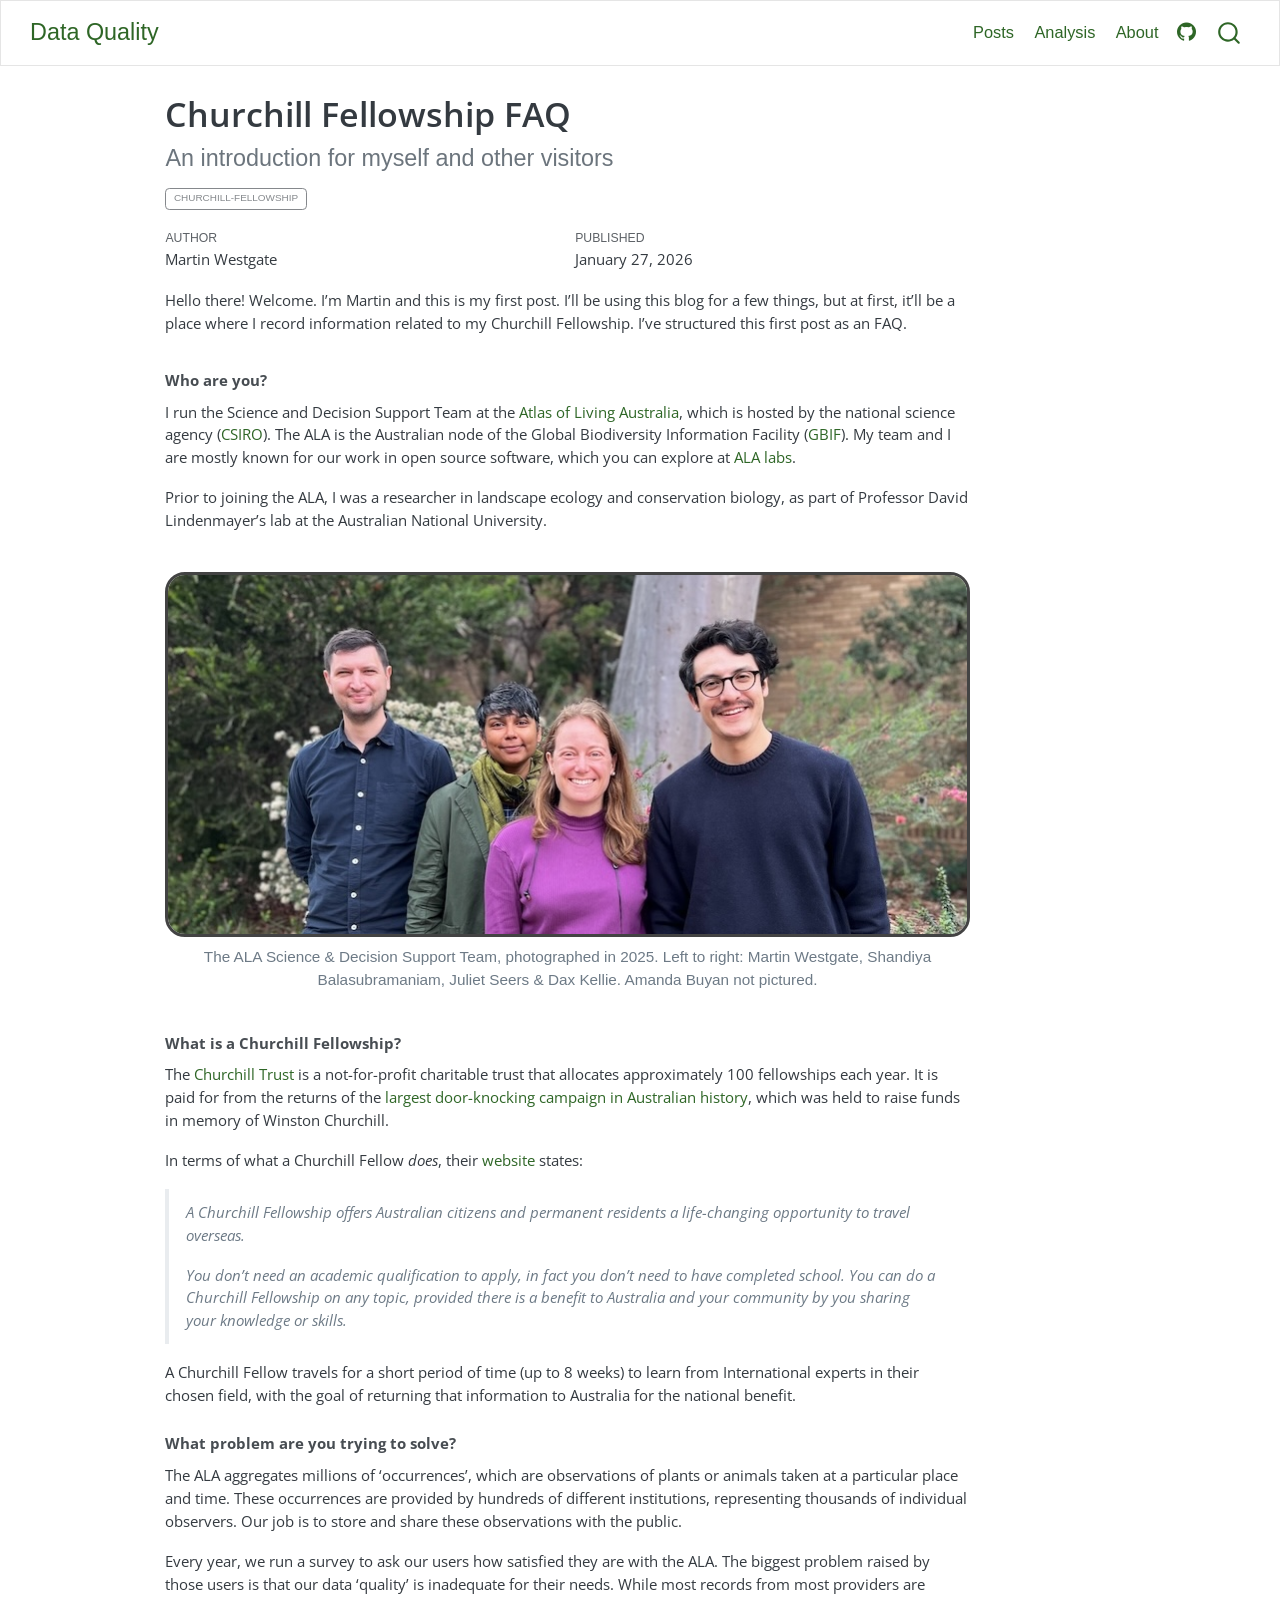
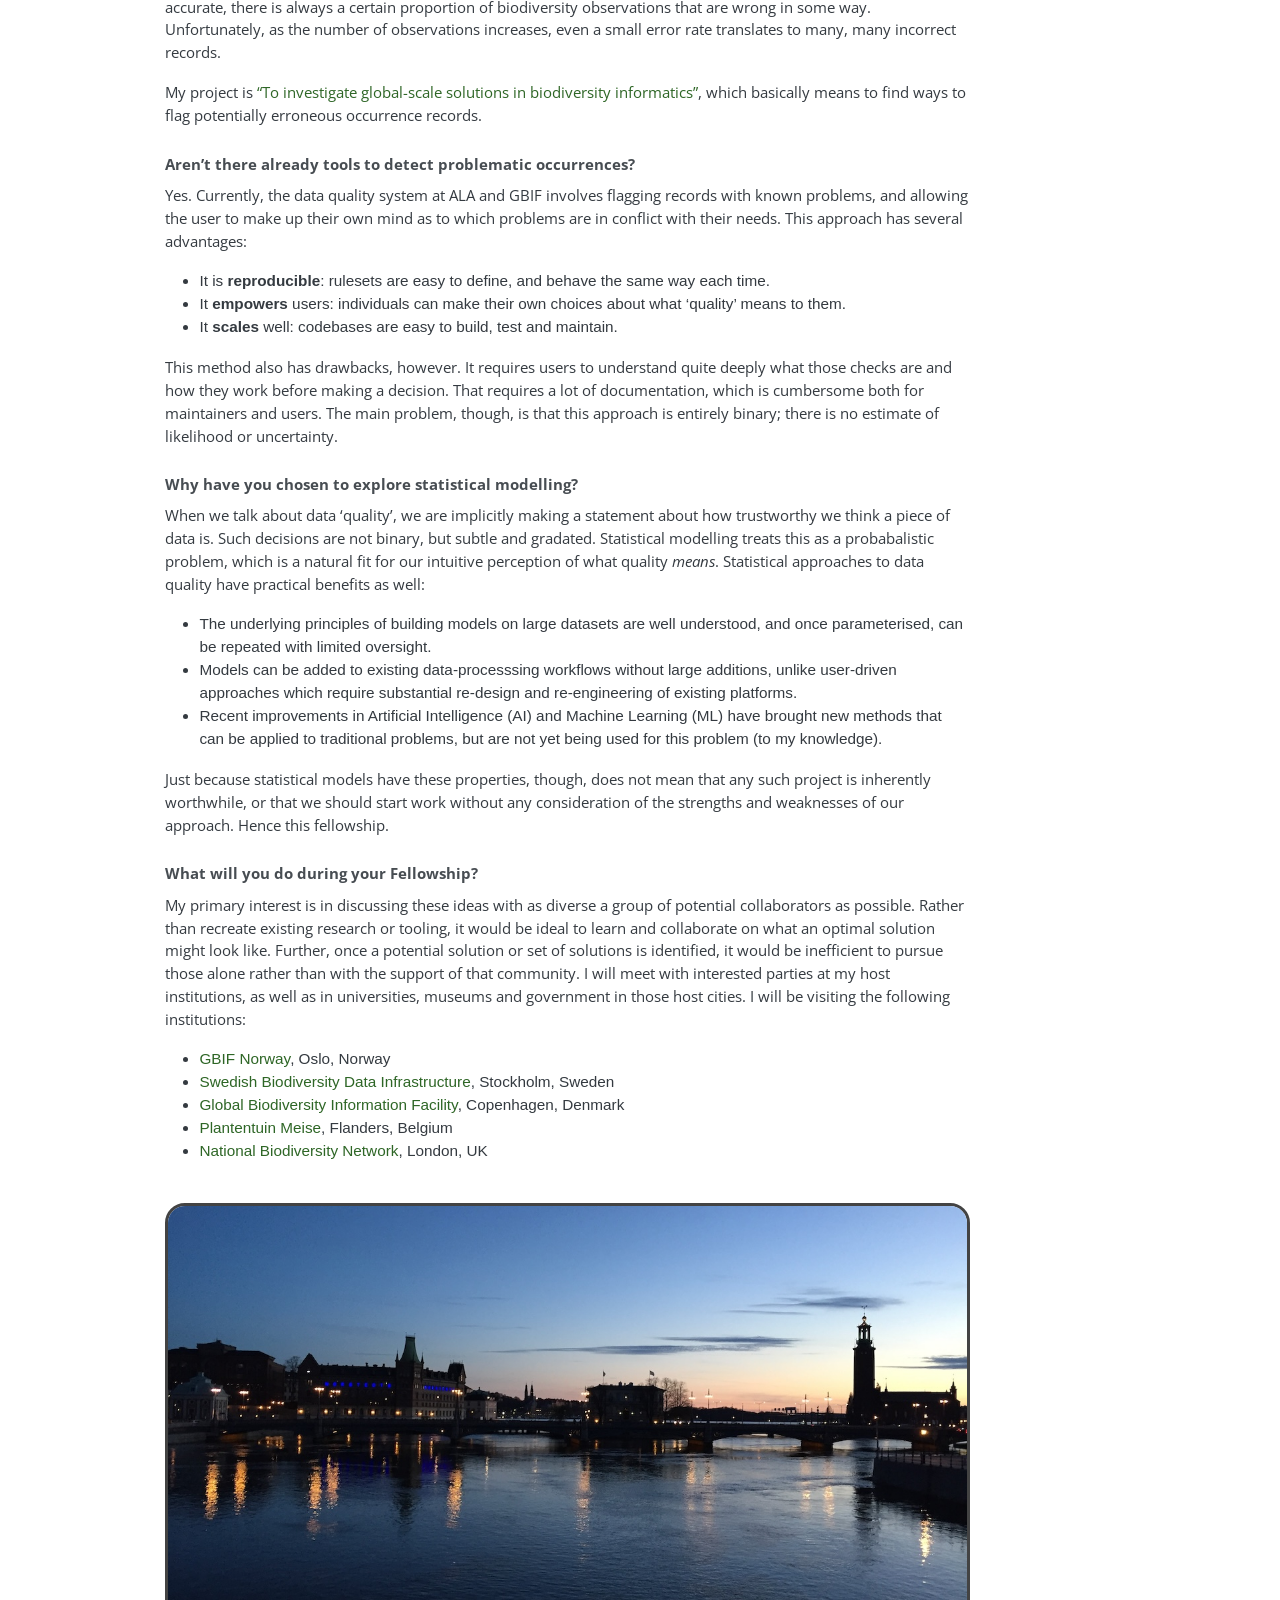
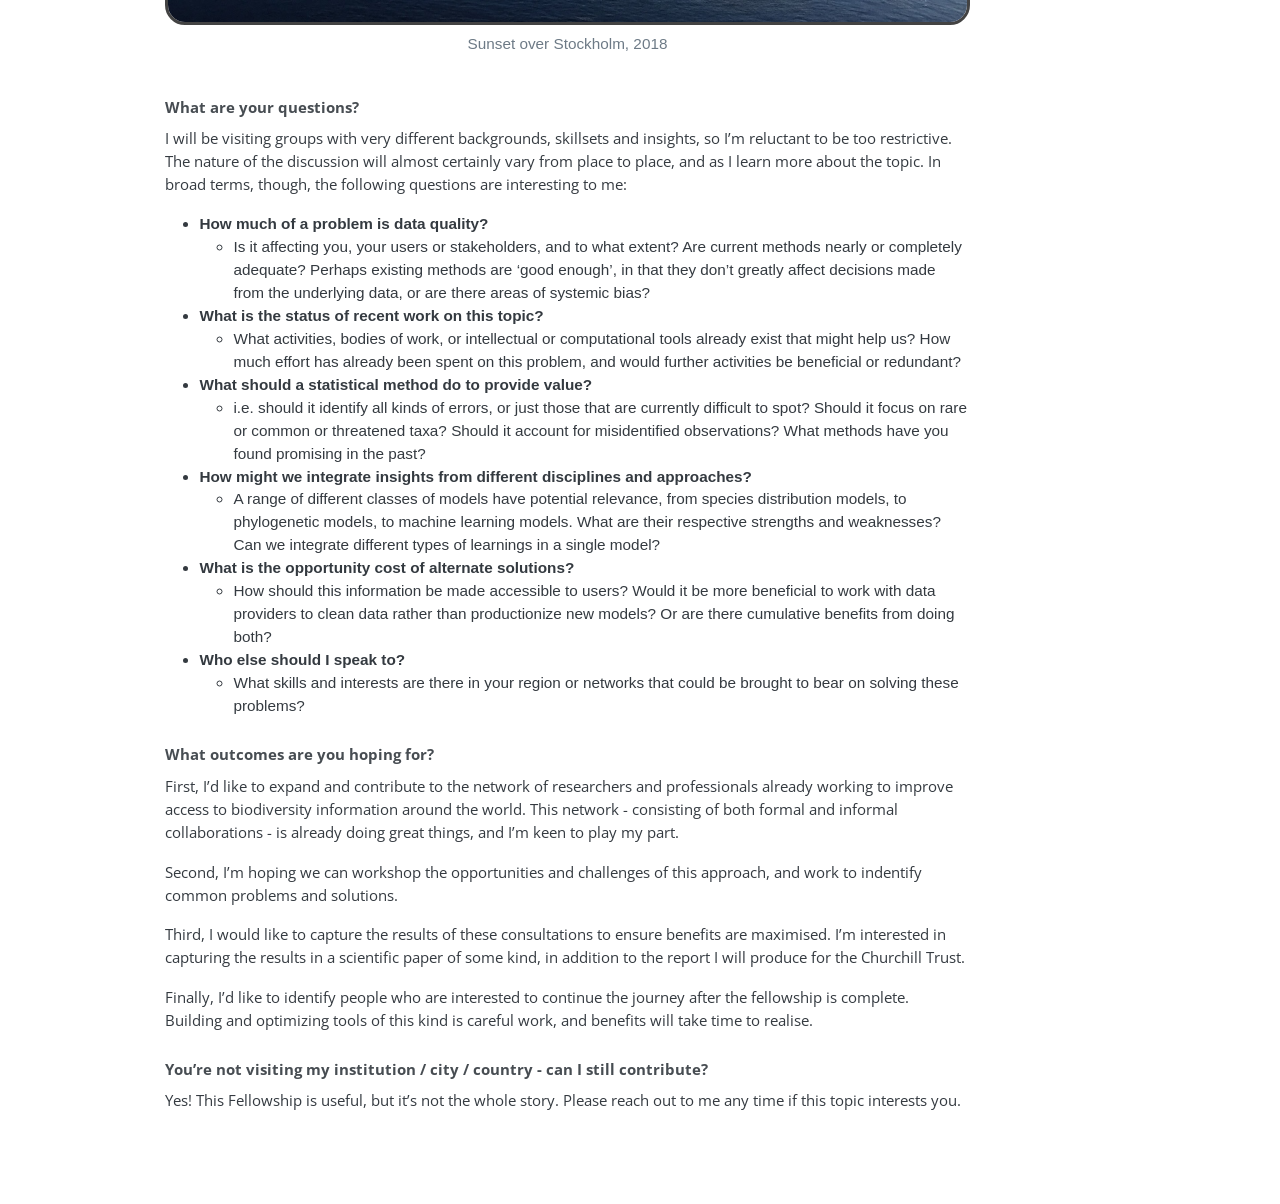
<file: posts/2026-01-28_Churchill-Fellowship-FAQ/index.html>
<!DOCTYPE html>
<html xmlns="http://www.w3.org/1999/xhtml" lang="en" xml:lang="en"><head>

<meta charset="utf-8">
<meta name="generator" content="quarto-1.9.37">

<meta name="viewport" content="width=device-width, initial-scale=1.0, user-scalable=yes">

<meta name="author" content="Martin Westgate">
<meta name="dcterms.date" content="2026-01-27">

<title>Churchill Fellowship FAQ – Data Quality</title>
<style>
/* Default styles provided by pandoc.
** See https://pandoc.org/MANUAL.html#variables-for-html for config info.
*/
code{white-space: pre-wrap;}
span.smallcaps{font-variant: small-caps;}
div.columns{display: flex; gap: min(4vw, 1.5em);}
div.column{flex: auto; overflow-x: auto;}
div.hanging-indent{margin-left: 1.5em; text-indent: -1.5em;}
ul.task-list{list-style: none;}
ul.task-list li input[type="checkbox"] {
  width: 0.8em;
  margin: 0 0.8em 0.2em -1em; /* quarto-specific, see https://github.com/quarto-dev/quarto-cli/issues/4556 */ 
  vertical-align: middle;
}
</style>


<script src="../../site_libs/quarto-nav/quarto-nav.js"></script>
<script src="../../site_libs/quarto-nav/headroom.min.js"></script>
<script src="../../site_libs/clipboard/clipboard.min.js"></script>
<script src="../../site_libs/quarto-search/autocomplete.umd.js"></script>
<script src="../../site_libs/quarto-search/fuse.min.js"></script>
<script src="../../site_libs/quarto-search/quarto-search.js"></script>
<meta name="quarto:offset" content="../../">
<script src="../../site_libs/quarto-html/quarto.js" type="module"></script>
<script src="../../site_libs/quarto-html/tabsets/tabsets.js" type="module"></script>
<script src="../../site_libs/quarto-html/popper.min.js"></script>
<script src="../../site_libs/quarto-html/tippy.umd.min.js"></script>
<script src="../../site_libs/quarto-html/anchor.min.js"></script>
<link href="../../site_libs/quarto-html/tippy.css" rel="stylesheet">
<link href="../../site_libs/quarto-html/quarto-syntax-highlighting-8f68c619070a9997a612f17db9fc177b.css" rel="stylesheet" id="quarto-text-highlighting-styles">
<script src="../../site_libs/bootstrap/bootstrap.min.js"></script>
<link href="../../site_libs/bootstrap/bootstrap-icons.css" rel="stylesheet">
<link href="../../site_libs/bootstrap/bootstrap-2edee8771fb2c9d0b1341ff95c2b99e8.min.css" rel="stylesheet" append-hash="true" id="quarto-bootstrap" data-mode="light">
<script id="quarto-search-options" type="application/json">{
  "location": "navbar",
  "copy-button": false,
  "collapse-after": 3,
  "panel-placement": "end",
  "type": "overlay",
  "limit": 50,
  "keyboard-shortcut": [
    "f",
    "/",
    "s"
  ],
  "show-item-context": false,
  "language": {
    "search-no-results-text": "No results",
    "search-matching-documents-text": "matching documents",
    "search-copy-link-title": "Copy link to search",
    "search-hide-matches-text": "Hide additional matches",
    "search-more-match-text": "more match in this document",
    "search-more-matches-text": "more matches in this document",
    "search-clear-button-title": "Clear",
    "search-text-placeholder": "",
    "search-detached-cancel-button-title": "Cancel",
    "search-submit-button-title": "Submit",
    "search-label": "Search"
  }
}</script>
<!-- Privacy-friendly analytics by Plausible -->
<script async="" src="https://plausible.io/js/pa-QZEpD3zoHxPkIZnzqvonE.js"></script>
<script>
  window.plausible=window.plausible||function(){(plausible.q=plausible.q||[]).push(arguments)},plausible.init=plausible.init||function(i){plausible.o=i||{}};
  plausible.init()
</script>


<link rel="stylesheet" href="../../styles.css">
<meta property="og:title" content="Churchill Fellowship FAQ – Data Quality">
<meta property="og:description" content="An introduction for myself and other visitors">
<meta property="og:image" content="https://mjwestgate.github.io/dataquality/posts/2026-01-28_Churchill-Fellowship-FAQ/stockholm_sunset_2018_square.jpeg">
<meta property="og:site_name" content="Data Quality">
</head>

<body class="nav-fixed quarto-light">

<div id="quarto-search-results"></div>
  <header id="quarto-header" class="headroom fixed-top">
    <nav class="navbar navbar-expand-lg " data-bs-theme="dark">
      <div class="navbar-container container-fluid">
      <div class="navbar-brand-container mx-auto">
    <a class="navbar-brand" href="../../index.html">
    <span class="navbar-title">Data Quality</span>
    </a>
  </div>
            <div id="quarto-search" class="" title="Search"></div>
          <button class="navbar-toggler" type="button" data-bs-toggle="collapse" data-bs-target="#navbarCollapse" aria-controls="navbarCollapse" role="menu" aria-expanded="false" aria-label="Toggle navigation" onclick="if (window.quartoToggleHeadroom) { window.quartoToggleHeadroom(); }">
  <span class="navbar-toggler-icon"></span>
</button>
          <div class="collapse navbar-collapse" id="navbarCollapse">
            <ul class="navbar-nav navbar-nav-scroll ms-auto">
  <li class="nav-item">
    <a class="nav-link" href="../../posts.html"> 
<span class="menu-text">Posts</span></a>
  </li>  
  <li class="nav-item">
    <a class="nav-link" href="../../analysis.html"> 
<span class="menu-text">Analysis</span></a>
  </li>  
  <li class="nav-item">
    <a class="nav-link" href="https://martinwestgate.com/"> 
<span class="menu-text">About</span></a>
  </li>  
  <li class="nav-item compact">
    <a class="nav-link" href="https://github.com/mjwestgate/dataquality"> <i class="bi bi-github" role="img">
</i> 
<span class="menu-text"></span></a>
  </li>  
</ul>
          </div> <!-- /navcollapse -->
            <div class="quarto-navbar-tools">
</div>
      </div> <!-- /container-fluid -->
    </nav>
</header>
<!-- content -->
<div id="quarto-content" class="quarto-container page-columns page-rows-contents page-layout-article page-navbar">
<!-- sidebar -->
<!-- margin-sidebar -->
    <div id="quarto-margin-sidebar" class="sidebar margin-sidebar zindex-bottom">
        
    </div>
<!-- main -->
<main class="content" id="quarto-document-content">

<header id="title-block-header" class="quarto-title-block default">
<div class="quarto-title">
<h1 class="title">Churchill Fellowship FAQ</h1>
<p class="subtitle lead">An introduction for myself and other visitors</p>
  <div class="quarto-categories">
    <div class="quarto-category">Churchill-Fellowship</div>
  </div>
  </div>



<div class="quarto-title-meta">

    <div>
    <div class="quarto-title-meta-heading">Author</div>
    <div class="quarto-title-meta-contents">
             <p>Martin Westgate </p>
          </div>
  </div>
    
    <div>
    <div class="quarto-title-meta-heading">Published</div>
    <div class="quarto-title-meta-contents">
      <p class="date">January 27, 2026</p>
    </div>
  </div>
  
    
  </div>
  


</header>


<p>Hello there! Welcome. I’m Martin and this is my first post. I’ll be using this blog for a few things, but at first, it’ll be a place where I record information related to my Churchill Fellowship. I’ve structured this first post as an FAQ.</p>
<section id="who-are-you" class="level4">
<h4 class="anchored" data-anchor-id="who-are-you">Who are you?</h4>
<p>I run the Science and Decision Support Team at the <a href="https://www.ala.org.au">Atlas of Living Australia</a>, which is hosted by the national science agency (<a href="https://www.csiro.au">CSIRO</a>). The ALA is the Australian node of the Global Biodiversity Information Facility (<a href="https://www.gbif.org">GBIF</a>). My team and I are mostly known for our work in open source software, which you can explore at <a href="https://labs.ala.org.au">ALA labs</a>.</p>
<p>Prior to joining the ALA, I was a researcher in landscape ecology and conservation biology, as part of Professor David Lindenmayer’s lab at the Australian National University.</p>
<figure class="figure">
<img src="science_team_melbs_2025.jpeg" class="img-fluid figure-img img-rounded" style="width:100%">
<figcaption>
The ALA Science &amp; Decision Support Team, photographed in 2025. Left to right: Martin Westgate, Shandiya Balasubramaniam, Juliet Seers &amp; Dax Kellie. Amanda Buyan not pictured.
</figcaption>
</figure>
</section>
<section id="what-is-a-churchill-fellowship" class="level4">
<h4 class="anchored" data-anchor-id="what-is-a-churchill-fellowship">What is a Churchill Fellowship?</h4>
<p>The <a href="https://www.churchilltrust.com.au">Churchill Trust</a> is a not-for-profit charitable trust that allocates approximately 100 fellowships each year. It is paid for from the returns of the <a href="https://www.churchilltrust.com.au/about/">largest door-knocking campaign in Australian history</a>, which was held to raise funds in memory of Winston Churchill.</p>
<p>In terms of what a Churchill Fellow <em>does</em>, their <a href="https://www.churchilltrust.com.au/become-a-fellow/">website</a> states:</p>
<blockquote class="blockquote">
<p>A Churchill Fellowship offers Australian citizens and permanent residents a life-changing opportunity to travel overseas.</p>
<p>You don’t need an academic qualification to apply, in fact you don’t need to have completed school. You can do a Churchill Fellowship on any topic, provided there is a benefit to Australia and your community by you sharing your knowledge or skills.</p>
</blockquote>
<p>A Churchill Fellow travels for a short period of time (up to 8 weeks) to learn from International experts in their chosen field, with the goal of returning that information to Australia for the national benefit.</p>
</section>
<section id="what-problem-are-you-trying-to-solve" class="level4">
<h4 class="anchored" data-anchor-id="what-problem-are-you-trying-to-solve">What problem are you trying to solve?</h4>
<p>The ALA aggregates millions of ‘occurrences’, which are observations of plants or animals taken at a particular place and time. These occurrences are provided by hundreds of different institutions, representing thousands of individual observers. Our job is to store and share these observations with the public.</p>
<p>Every year, we run a survey to ask our users how satisfied they are with the ALA. The biggest problem raised by those users is that our data ‘quality’ is inadequate for their needs. While most records from most providers are accurate, there is always a certain proportion of biodiversity observations that are wrong in some way. Unfortunately, as the number of observations increases, even a small error rate translates to many, many incorrect records.</p>
<p>My project is <a href="https://www.churchilltrust.com.au/project/to-investigate-global-scale-solutions-in-biodiversity-informatics/">“To investigate global-scale solutions in biodiversity informatics”</a>, which basically means to find ways to flag potentially erroneous occurrence records.</p>
</section>
<section id="arent-there-already-tools-to-detect-problematic-occurrences" class="level4">
<h4 class="anchored" data-anchor-id="arent-there-already-tools-to-detect-problematic-occurrences">Aren’t there already tools to detect problematic occurrences?</h4>
<p>Yes. Currently, the data quality system at ALA and GBIF involves flagging records with known problems, and allowing the user to make up their own mind as to which problems are in conflict with their needs. This approach has several advantages:</p>
<ul>
<li>It is <strong>reproducible</strong>: rulesets are easy to define, and behave the same way each time.</li>
<li>It <strong>empowers</strong> users: individuals can make their own choices about what ‘quality’ means to them.</li>
<li>It <strong>scales</strong> well: codebases are easy to build, test and maintain.</li>
</ul>
<p>This method also has drawbacks, however. It requires users to understand quite deeply what those checks are and how they work before making a decision. That requires a lot of documentation, which is cumbersome both for maintainers and users. The main problem, though, is that this approach is entirely binary; there is no estimate of likelihood or uncertainty.</p>
</section>
<section id="why-have-you-chosen-to-explore-statistical-modelling" class="level4">
<h4 class="anchored" data-anchor-id="why-have-you-chosen-to-explore-statistical-modelling">Why have you chosen to explore statistical modelling?</h4>
<p>When we talk about data ‘quality’, we are implicitly making a statement about how trustworthy we think a piece of data is. Such decisions are not binary, but subtle and gradated. Statistical modelling treats this as a probabalistic problem, which is a natural fit for our intuitive perception of what quality <em>means</em>. Statistical approaches to data quality have practical benefits as well:</p>
<ul>
<li>The underlying principles of building models on large datasets are well understood, and once parameterised, can be repeated with limited oversight.</li>
<li>Models can be added to existing data-processsing workflows without large additions, unlike user-driven approaches which require substantial re-design and re-engineering of existing platforms.</li>
<li>Recent improvements in Artificial Intelligence (AI) and Machine Learning (ML) have brought new methods that can be applied to traditional problems, but are not yet being used for this problem (to my knowledge).</li>
</ul>
<p>Just because statistical models have these properties, though, does not mean that any such project is inherently worthwhile, or that we should start work without any consideration of the strengths and weaknesses of our approach. Hence this fellowship.</p>
</section>
<section id="what-will-you-do-during-your-fellowship" class="level4">
<h4 class="anchored" data-anchor-id="what-will-you-do-during-your-fellowship">What will you do during your Fellowship?</h4>
<p>My primary interest is in discussing these ideas with as diverse a group of potential collaborators as possible. Rather than recreate existing research or tooling, it would be ideal to learn and collaborate on what an optimal solution might look like. Further, once a potential solution or set of solutions is identified, it would be inefficient to pursue those alone rather than with the support of that community. I will meet with interested parties at my host institutions, as well as in universities, museums and government in those host cities. I will be visiting the following institutions:</p>
<ul>
<li><a href="https://www.gbif.no">GBIF Norway</a>, Oslo, Norway</li>
<li><a href="https://biodiversitydata.se">Swedish Biodiversity Data Infrastructure</a>, Stockholm, Sweden</li>
<li><a href="https://www.gbif.org">Global Biodiversity Information Facility</a>, Copenhagen, Denmark</li>
<li><a href="https://www.plantentuinmeise.be">Plantentuin Meise</a>, Flanders, Belgium</li>
<li><a href="https://nbnatlas.org">National Biodiversity Network</a>, London, UK</li>
</ul>
<figure class="figure">
<img src="stockholm_sunset_2018_landscape.jpeg" class="img-fluid figure-img img-rounded" style="width:100%">
<figcaption>
Sunset over Stockholm, 2018
</figcaption>
</figure>
</section>
<section id="what-are-your-questions" class="level4">
<h4 class="anchored" data-anchor-id="what-are-your-questions">What are your questions?</h4>
<p>I will be visiting groups with very different backgrounds, skillsets and insights, so I’m reluctant to be too restrictive. The nature of the discussion will almost certainly vary from place to place, and as I learn more about the topic. In broad terms, though, the following questions are interesting to me:</p>
<ul>
<li><strong>How much of a problem is data quality?</strong>
<ul>
<li>Is it affecting you, your users or stakeholders, and to what extent? Are current methods nearly or completely adequate? Perhaps existing methods are ‘good enough’, in that they don’t greatly affect decisions made from the underlying data, or are there areas of systemic bias?</li>
</ul></li>
<li><strong>What is the status of recent work on this topic?</strong>
<ul>
<li>What activities, bodies of work, or intellectual or computational tools already exist that might help us? How much effort has already been spent on this problem, and would further activities be beneficial or redundant?</li>
</ul></li>
<li><strong>What should a statistical method do to provide value?</strong>
<ul>
<li>i.e.&nbsp;should it identify all kinds of errors, or just those that are currently difficult to spot? Should it focus on rare or common or threatened taxa? Should it account for misidentified observations? What methods have you found promising in the past?</li>
</ul></li>
<li><strong>How might we integrate insights from different disciplines and approaches?</strong>
<ul>
<li>A range of different classes of models have potential relevance, from species distribution models, to phylogenetic models, to machine learning models. What are their respective strengths and weaknesses? Can we integrate different types of learnings in a single model?</li>
</ul></li>
<li><strong>What is the opportunity cost of alternate solutions?</strong>
<ul>
<li>How should this information be made accessible to users? Would it be more beneficial to work with data providers to clean data rather than productionize new models? Or are there cumulative benefits from doing both?</li>
</ul></li>
<li><strong>Who else should I speak to?</strong>
<ul>
<li>What skills and interests are there in your region or networks that could be brought to bear on solving these problems?</li>
</ul></li>
</ul>
</section>
<section id="what-outcomes-are-you-hoping-for" class="level4">
<h4 class="anchored" data-anchor-id="what-outcomes-are-you-hoping-for">What outcomes are you hoping for?</h4>
<p>First, I’d like to expand and contribute to the network of researchers and professionals already working to improve access to biodiversity information around the world. This network - consisting of both formal and informal collaborations - is already doing great things, and I’m keen to play my part.</p>
<p>Second, I’m hoping we can workshop the opportunities and challenges of this approach, and work to indentify common problems and solutions.</p>
<p>Third, I would like to capture the results of these consultations to ensure benefits are maximised. I’m interested in capturing the results in a scientific paper of some kind, in addition to the report I will produce for the Churchill Trust.</p>
<p>Finally, I’d like to identify people who are interested to continue the journey after the fellowship is complete. Building and optimizing tools of this kind is careful work, and benefits will take time to realise.</p>
</section>
<section id="youre-not-visiting-my-institution-city-country---can-i-still-contribute" class="level4">
<h4 class="anchored" data-anchor-id="youre-not-visiting-my-institution-city-country---can-i-still-contribute">You’re not visiting my institution / city / country - can I still contribute?</h4>
<p>Yes! This Fellowship is useful, but it’s not the whole story. Please reach out to me any time if this topic interests you.</p>


</section>

</main> <!-- /main -->
<script id="quarto-html-after-body" type="application/javascript">
  window.document.addEventListener("DOMContentLoaded", function (event) {
    const icon = "";
    const anchorJS = new window.AnchorJS();
    anchorJS.options = {
      placement: 'right',
      icon: icon
    };
    anchorJS.add('.anchored');
    const isCodeAnnotation = (el) => {
      for (const clz of el.classList) {
        if (clz.startsWith('code-annotation-')) {                     
          return true;
        }
      }
      return false;
    }
    const onCopySuccess = function(e) {
      // button target
      const button = e.trigger;
      // don't keep focus
      button.blur();
      // flash "checked"
      button.classList.add('code-copy-button-checked');
      var currentTitle = button.getAttribute("title");
      button.setAttribute("title", "Copied!");
      let tooltip;
      if (window.bootstrap) {
        button.setAttribute("data-bs-toggle", "tooltip");
        button.setAttribute("data-bs-placement", "left");
        button.setAttribute("data-bs-title", "Copied!");
        tooltip = new bootstrap.Tooltip(button, 
          { trigger: "manual", 
            customClass: "code-copy-button-tooltip",
            offset: [0, -8]});
        tooltip.show();    
      }
      setTimeout(function() {
        if (tooltip) {
          tooltip.hide();
          button.removeAttribute("data-bs-title");
          button.removeAttribute("data-bs-toggle");
          button.removeAttribute("data-bs-placement");
        }
        button.setAttribute("title", currentTitle);
        button.classList.remove('code-copy-button-checked');
      }, 1000);
      // clear code selection
      e.clearSelection();
    }
    const getTextToCopy = function(trigger) {
      const outerScaffold = trigger.parentElement.cloneNode(true);
      const codeEl = outerScaffold.querySelector('code');
      for (const childEl of codeEl.children) {
        if (isCodeAnnotation(childEl)) {
          childEl.remove();
        }
      }
      return codeEl.innerText;
    }
    const clipboard = new window.ClipboardJS('.code-copy-button:not([data-in-quarto-modal])', {
      text: getTextToCopy
    });
    clipboard.on('success', onCopySuccess);
    if (window.document.getElementById('quarto-embedded-source-code-modal')) {
      const clipboardModal = new window.ClipboardJS('.code-copy-button[data-in-quarto-modal]', {
        text: getTextToCopy,
        container: window.document.getElementById('quarto-embedded-source-code-modal')
      });
      clipboardModal.on('success', onCopySuccess);
    }
      var localhostRegex = new RegExp(/^(?:http|https):\/\/localhost\:?[0-9]*\//);
      var mailtoRegex = new RegExp(/^mailto:/);
        var filterRegex = new RegExp("https:\/\/mjwestgate\.github\.io\/dataquality\/");
      var isInternal = (href) => {
          return filterRegex.test(href) || localhostRegex.test(href) || mailtoRegex.test(href);
      }
      // Inspect non-navigation links and adorn them if external
     var links = window.document.querySelectorAll('a[href]:not(.nav-link):not(.navbar-brand):not(.toc-action):not(.sidebar-link):not(.sidebar-item-toggle):not(.pagination-link):not(.no-external):not([aria-hidden]):not(.dropdown-item):not(.quarto-navigation-tool):not(.about-link)');
      for (var i=0; i<links.length; i++) {
        const link = links[i];
        if (!isInternal(link.href)) {
          // undo the damage that might have been done by quarto-nav.js in the case of
          // links that we want to consider external
          if (link.dataset.originalHref !== undefined) {
            link.href = link.dataset.originalHref;
          }
        }
      }
    function tippyHover(el, contentFn, onTriggerFn, onUntriggerFn) {
      const config = {
        allowHTML: true,
        maxWidth: 500,
        delay: 100,
        arrow: false,
        appendTo: function(el) {
            return el.parentElement;
        },
        interactive: true,
        interactiveBorder: 10,
        theme: 'quarto',
        placement: 'bottom-start',
      };
      if (contentFn) {
        config.content = contentFn;
      }
      if (onTriggerFn) {
        config.onTrigger = onTriggerFn;
      }
      if (onUntriggerFn) {
        config.onUntrigger = onUntriggerFn;
      }
      window.tippy(el, config); 
    }
    const noterefs = window.document.querySelectorAll('a[role="doc-noteref"]');
    for (var i=0; i<noterefs.length; i++) {
      const ref = noterefs[i];
      tippyHover(ref, function() {
        // use id or data attribute instead here
        let href = ref.getAttribute('data-footnote-href') || ref.getAttribute('href');
        try { href = new URL(href).hash; } catch {}
        const id = href.replace(/^#\/?/, "");
        const note = window.document.getElementById(id);
        if (note) {
          return note.innerHTML;
        } else {
          return "";
        }
      });
    }
    const xrefs = window.document.querySelectorAll('a.quarto-xref');
    const processXRef = (id, note) => {
      // Strip column container classes
      const stripColumnClz = (el) => {
        el.classList.remove("page-full", "page-columns");
        if (el.children) {
          for (const child of el.children) {
            stripColumnClz(child);
          }
        }
      }
      stripColumnClz(note)
      if (id === null || id.startsWith('sec-')) {
        // Special case sections, only their first couple elements
        const container = document.createElement("div");
        if (note.children && note.children.length > 2) {
          container.appendChild(note.children[0].cloneNode(true));
          for (let i = 1; i < note.children.length; i++) {
            const child = note.children[i];
            if (child.tagName === "P" && child.innerText === "") {
              continue;
            } else {
              container.appendChild(child.cloneNode(true));
              break;
            }
          }
          if (window.Quarto?.typesetMath) {
            window.Quarto.typesetMath(container);
          }
          return container.innerHTML
        } else {
          if (window.Quarto?.typesetMath) {
            window.Quarto.typesetMath(note);
          }
          return note.innerHTML;
        }
      } else {
        // Remove any anchor links if they are present
        const anchorLink = note.querySelector('a.anchorjs-link');
        if (anchorLink) {
          anchorLink.remove();
        }
        if (window.Quarto?.typesetMath) {
          window.Quarto.typesetMath(note);
        }
        if (note.classList.contains("callout")) {
          return note.outerHTML;
        } else {
          return note.innerHTML;
        }
      }
    }
    for (var i=0; i<xrefs.length; i++) {
      const xref = xrefs[i];
      tippyHover(xref, undefined, function(instance) {
        instance.disable();
        let url = xref.getAttribute('href');
        let hash = undefined; 
        if (url.startsWith('#')) {
          hash = url;
        } else {
          try { hash = new URL(url).hash; } catch {}
        }
        if (hash) {
          const id = hash.replace(/^#\/?/, "");
          const note = window.document.getElementById(id);
          if (note !== null) {
            try {
              const html = processXRef(id, note.cloneNode(true));
              instance.setContent(html);
            } finally {
              instance.enable();
              instance.show();
            }
          } else {
            // See if we can fetch this
            fetch(url.split('#')[0])
            .then(res => res.text())
            .then(html => {
              const parser = new DOMParser();
              const htmlDoc = parser.parseFromString(html, "text/html");
              const note = htmlDoc.getElementById(id);
              if (note !== null) {
                const html = processXRef(id, note);
                instance.setContent(html);
              } 
            }).finally(() => {
              instance.enable();
              instance.show();
            });
          }
        } else {
          // See if we can fetch a full url (with no hash to target)
          // This is a special case and we should probably do some content thinning / targeting
          fetch(url)
          .then(res => res.text())
          .then(html => {
            const parser = new DOMParser();
            const htmlDoc = parser.parseFromString(html, "text/html");
            const note = htmlDoc.querySelector('main.content');
            if (note !== null) {
              // This should only happen for chapter cross references
              // (since there is no id in the URL)
              // remove the first header
              if (note.children.length > 0 && note.children[0].tagName === "HEADER") {
                note.children[0].remove();
              }
              const html = processXRef(null, note);
              instance.setContent(html);
            } 
          }).finally(() => {
            instance.enable();
            instance.show();
          });
        }
      }, function(instance) {
      });
    }
        let selectedAnnoteEl;
        const selectorForAnnotation = ( cell, annotation) => {
          let cellAttr = 'data-code-cell="' + cell + '"';
          let lineAttr = 'data-code-annotation="' +  annotation + '"';
          const selector = 'span[' + cellAttr + '][' + lineAttr + ']';
          return selector;
        }
        const selectCodeLines = (annoteEl) => {
          const doc = window.document;
          const targetCell = annoteEl.getAttribute("data-target-cell");
          const targetAnnotation = annoteEl.getAttribute("data-target-annotation");
          const annoteSpan = window.document.querySelector(selectorForAnnotation(targetCell, targetAnnotation));
          const lines = annoteSpan.getAttribute("data-code-lines").split(",");
          const lineIds = lines.map((line) => {
            return targetCell + "-" + line;
          })
          let top = null;
          let height = null;
          let parent = null;
          if (lineIds.length > 0) {
              //compute the position of the single el (top and bottom and make a div)
              const el = window.document.getElementById(lineIds[0]);
              top = el.offsetTop;
              height = el.offsetHeight;
              parent = el.parentElement.parentElement;
            if (lineIds.length > 1) {
              const lastEl = window.document.getElementById(lineIds[lineIds.length - 1]);
              const bottom = lastEl.offsetTop + lastEl.offsetHeight;
              height = bottom - top;
            }
            if (top !== null && height !== null && parent !== null) {
              // cook up a div (if necessary) and position it 
              let div = window.document.getElementById("code-annotation-line-highlight");
              if (div === null) {
                div = window.document.createElement("div");
                div.setAttribute("id", "code-annotation-line-highlight");
                div.style.position = 'absolute';
                parent.appendChild(div);
              }
              div.style.top = top - 2 + "px";
              div.style.height = height + 4 + "px";
              div.style.left = 0;
              let gutterDiv = window.document.getElementById("code-annotation-line-highlight-gutter");
              if (gutterDiv === null) {
                gutterDiv = window.document.createElement("div");
                gutterDiv.setAttribute("id", "code-annotation-line-highlight-gutter");
                gutterDiv.style.position = 'absolute';
                const codeCell = window.document.getElementById(targetCell);
                const gutter = codeCell.querySelector('.code-annotation-gutter');
                gutter.appendChild(gutterDiv);
              }
              gutterDiv.style.top = top - 2 + "px";
              gutterDiv.style.height = height + 4 + "px";
            }
            selectedAnnoteEl = annoteEl;
          }
        };
        const unselectCodeLines = () => {
          const elementsIds = ["code-annotation-line-highlight", "code-annotation-line-highlight-gutter"];
          elementsIds.forEach((elId) => {
            const div = window.document.getElementById(elId);
            if (div) {
              div.remove();
            }
          });
          selectedAnnoteEl = undefined;
        };
          // Handle positioning of the toggle
      window.addEventListener(
        "resize",
        throttle(() => {
          elRect = undefined;
          if (selectedAnnoteEl) {
            selectCodeLines(selectedAnnoteEl);
          }
        }, 10)
      );
      function throttle(fn, ms) {
      let throttle = false;
      let timer;
        return (...args) => {
          if(!throttle) { // first call gets through
              fn.apply(this, args);
              throttle = true;
          } else { // all the others get throttled
              if(timer) clearTimeout(timer); // cancel #2
              timer = setTimeout(() => {
                fn.apply(this, args);
                timer = throttle = false;
              }, ms);
          }
        };
      }
        // Attach click handler to the DT
        const annoteDls = window.document.querySelectorAll('dt[data-target-cell]');
        for (const annoteDlNode of annoteDls) {
          annoteDlNode.addEventListener('click', (event) => {
            const clickedEl = event.target;
            if (clickedEl !== selectedAnnoteEl) {
              unselectCodeLines();
              const activeEl = window.document.querySelector('dt[data-target-cell].code-annotation-active');
              if (activeEl) {
                activeEl.classList.remove('code-annotation-active');
              }
              selectCodeLines(clickedEl);
              clickedEl.classList.add('code-annotation-active');
            } else {
              // Unselect the line
              unselectCodeLines();
              clickedEl.classList.remove('code-annotation-active');
            }
          });
        }
    const findCites = (el) => {
      const parentEl = el.parentElement;
      if (parentEl) {
        const cites = parentEl.dataset.cites;
        if (cites) {
          return {
            el,
            cites: cites.split(' ')
          };
        } else {
          return findCites(el.parentElement)
        }
      } else {
        return undefined;
      }
    };
    var bibliorefs = window.document.querySelectorAll('a[role="doc-biblioref"]');
    for (var i=0; i<bibliorefs.length; i++) {
      const ref = bibliorefs[i];
      const citeInfo = findCites(ref);
      if (citeInfo) {
        tippyHover(citeInfo.el, function() {
          var popup = window.document.createElement('div');
          citeInfo.cites.forEach(function(cite) {
            var citeDiv = window.document.createElement('div');
            citeDiv.classList.add('hanging-indent');
            citeDiv.classList.add('csl-entry');
            var biblioDiv = window.document.getElementById('ref-' + cite);
            if (biblioDiv) {
              citeDiv.innerHTML = biblioDiv.innerHTML;
            }
            popup.appendChild(citeDiv);
          });
          return popup.innerHTML;
        });
      }
    }
  });
  </script>
</div> <!-- /content -->




</body></html>
</file>
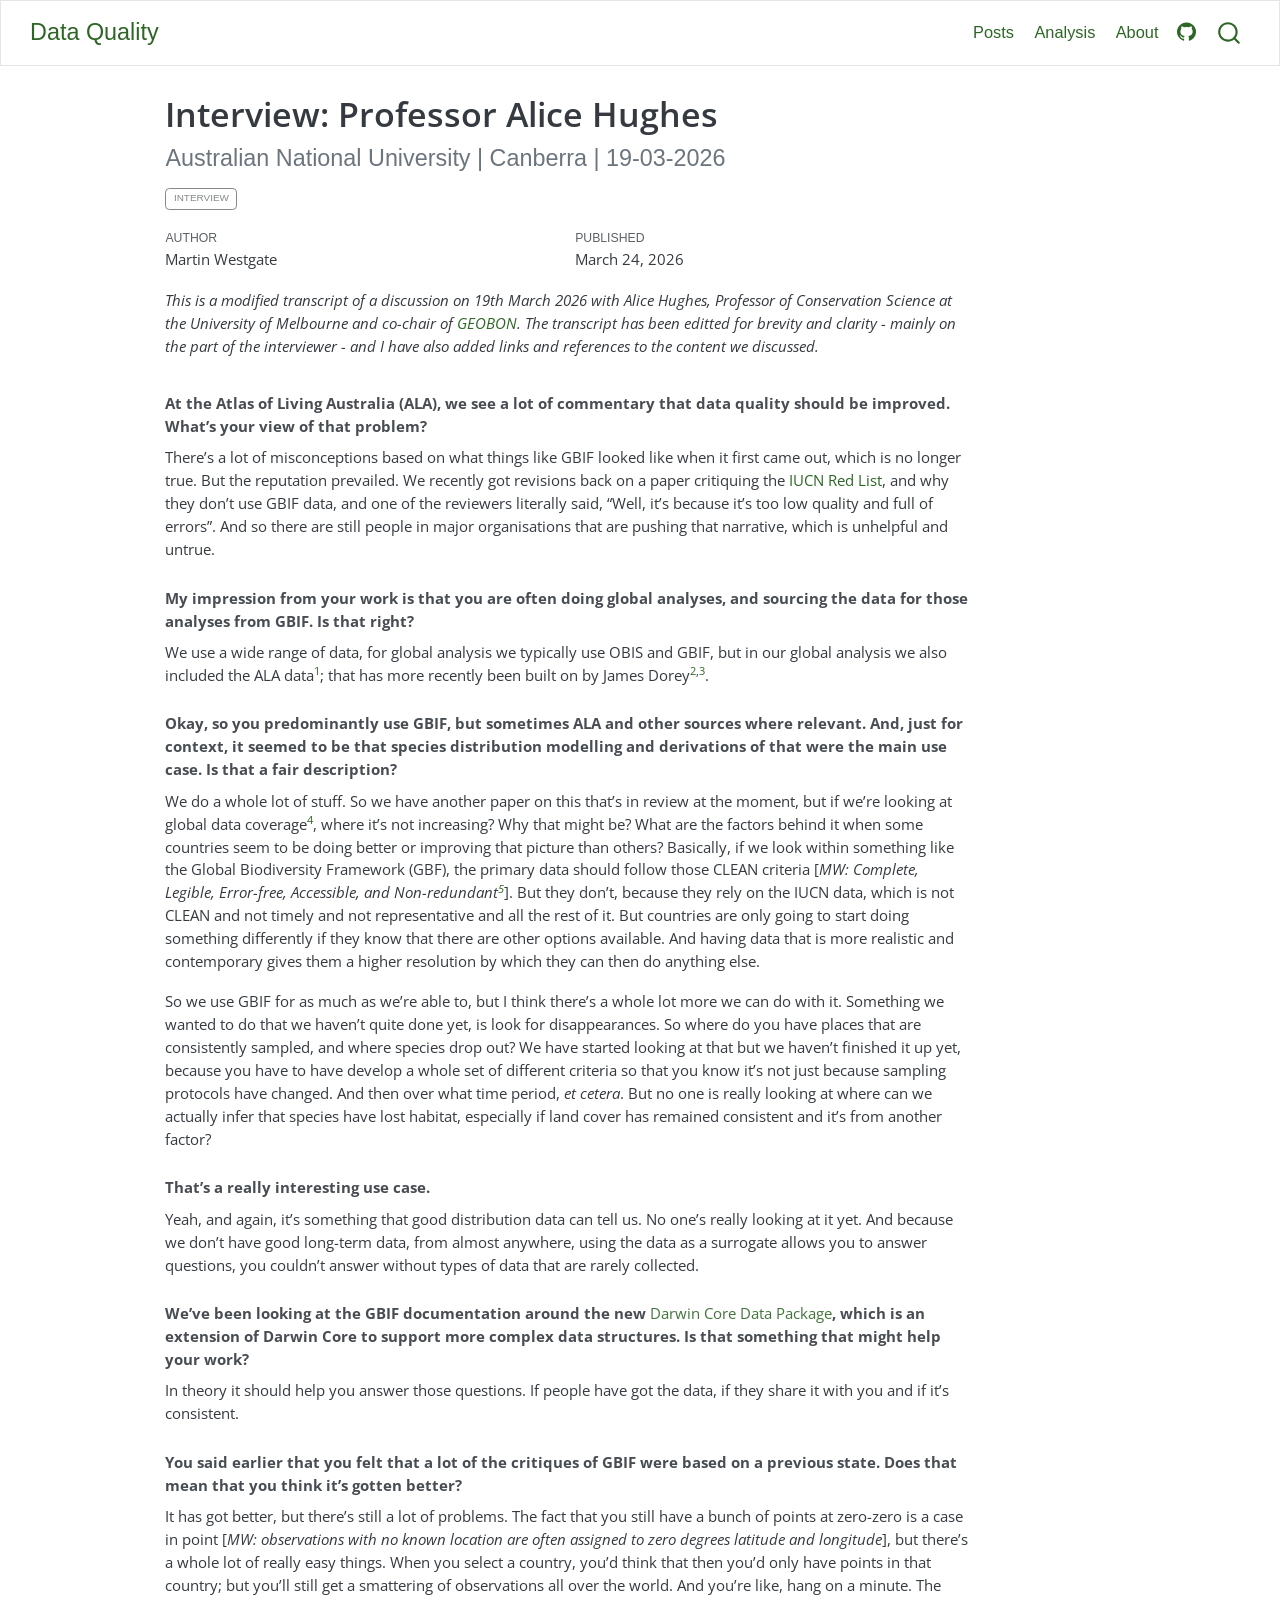
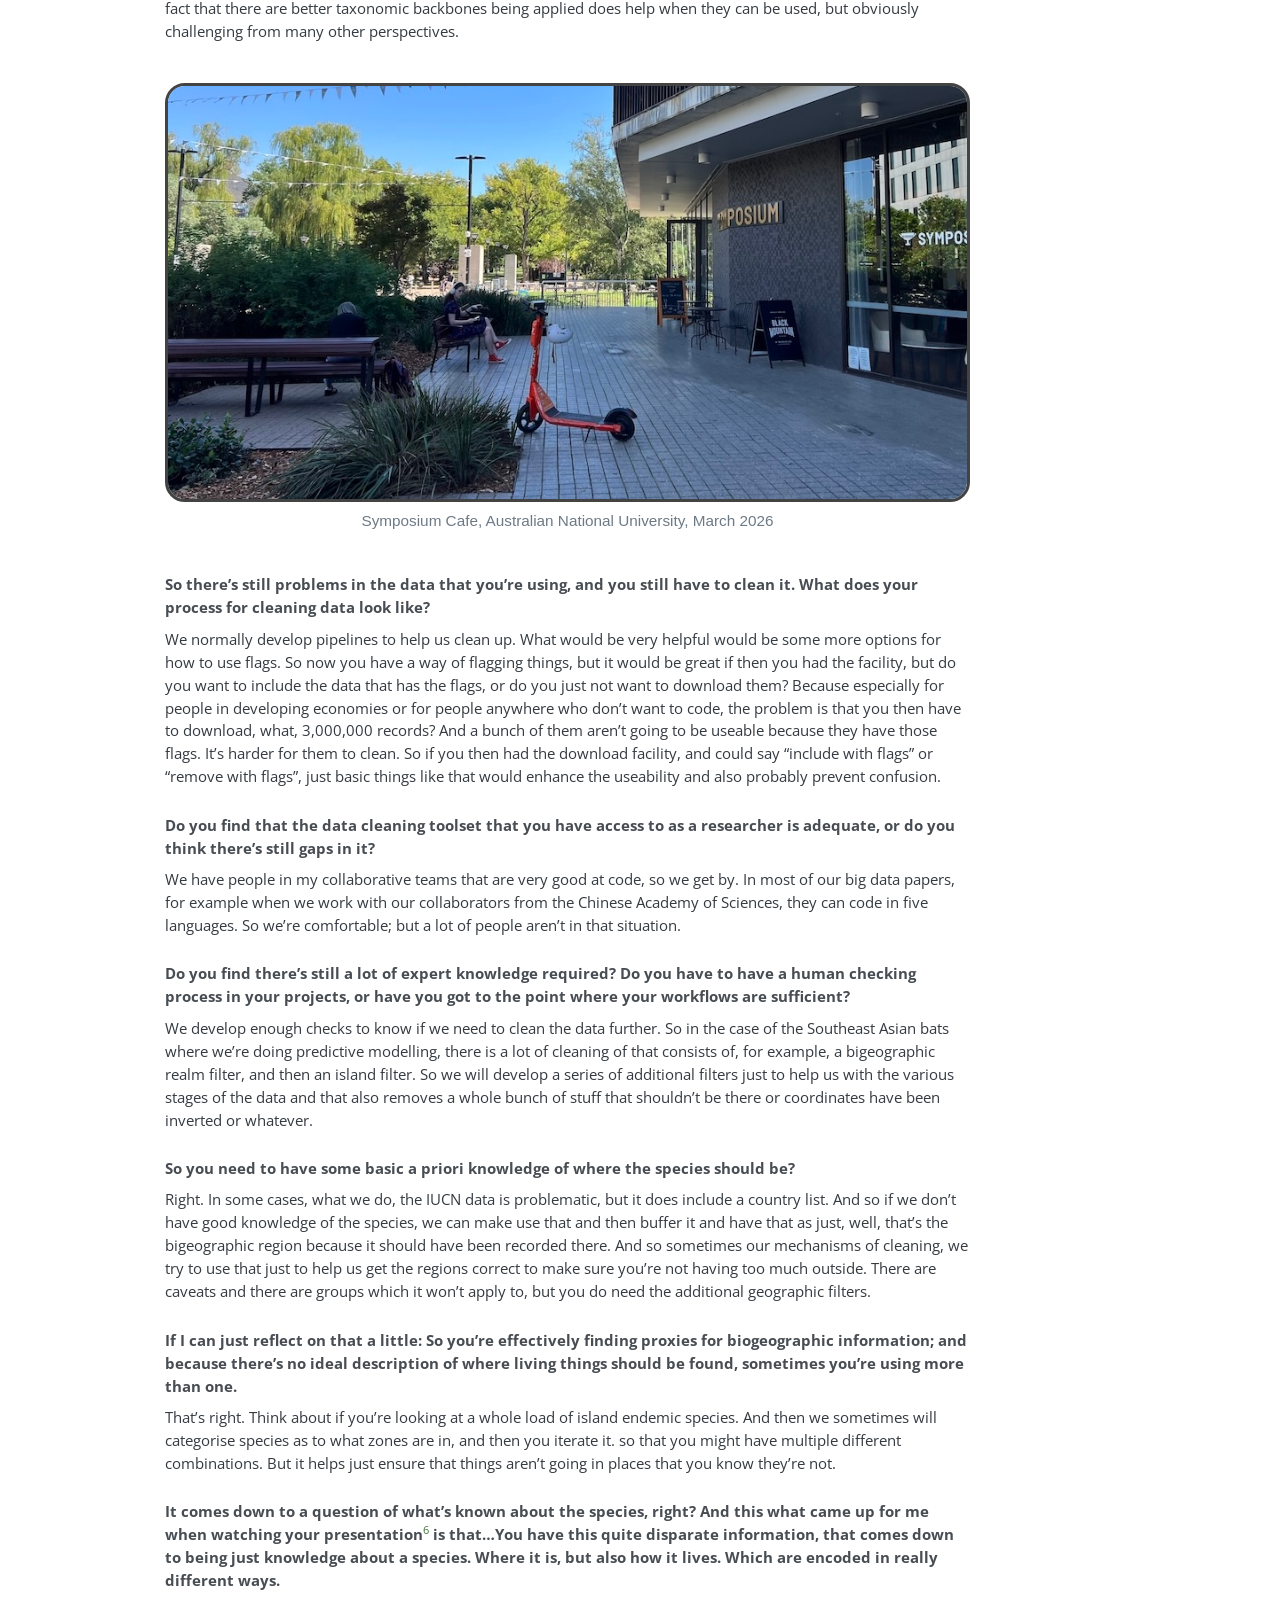
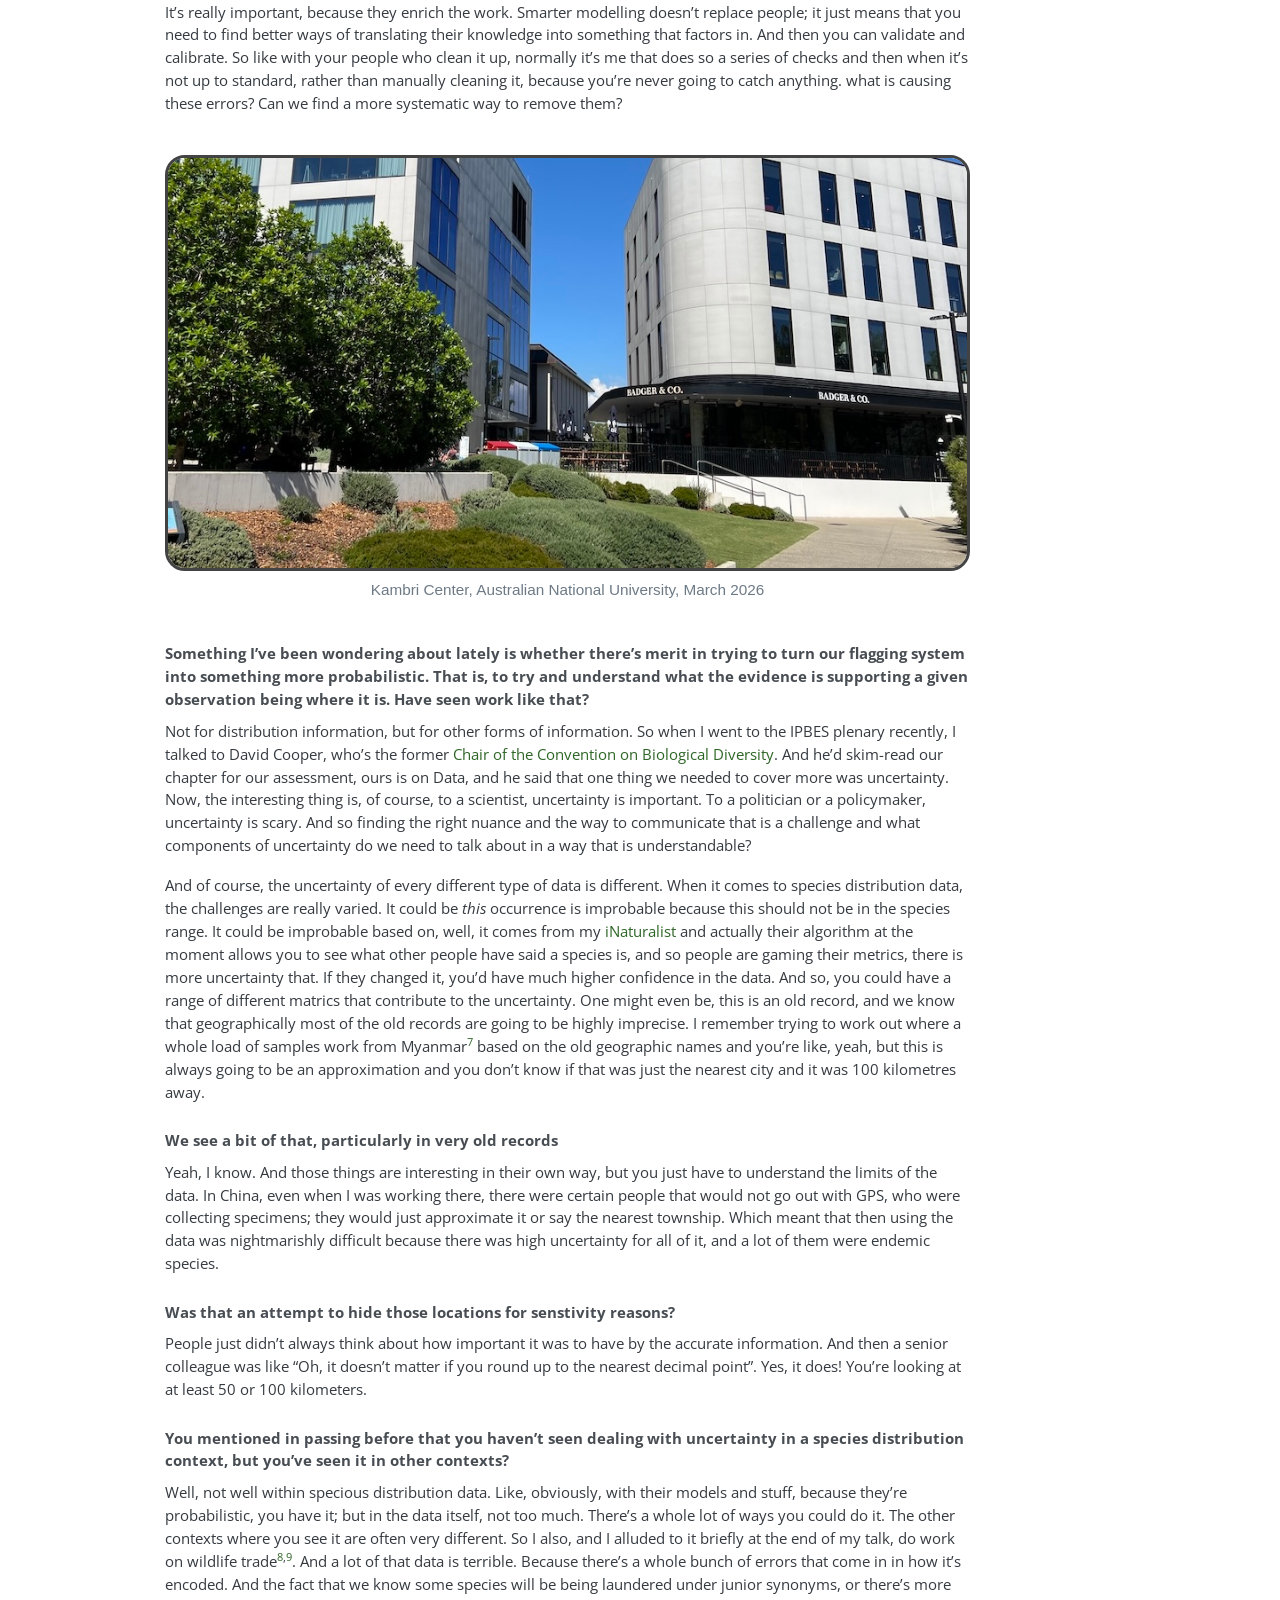
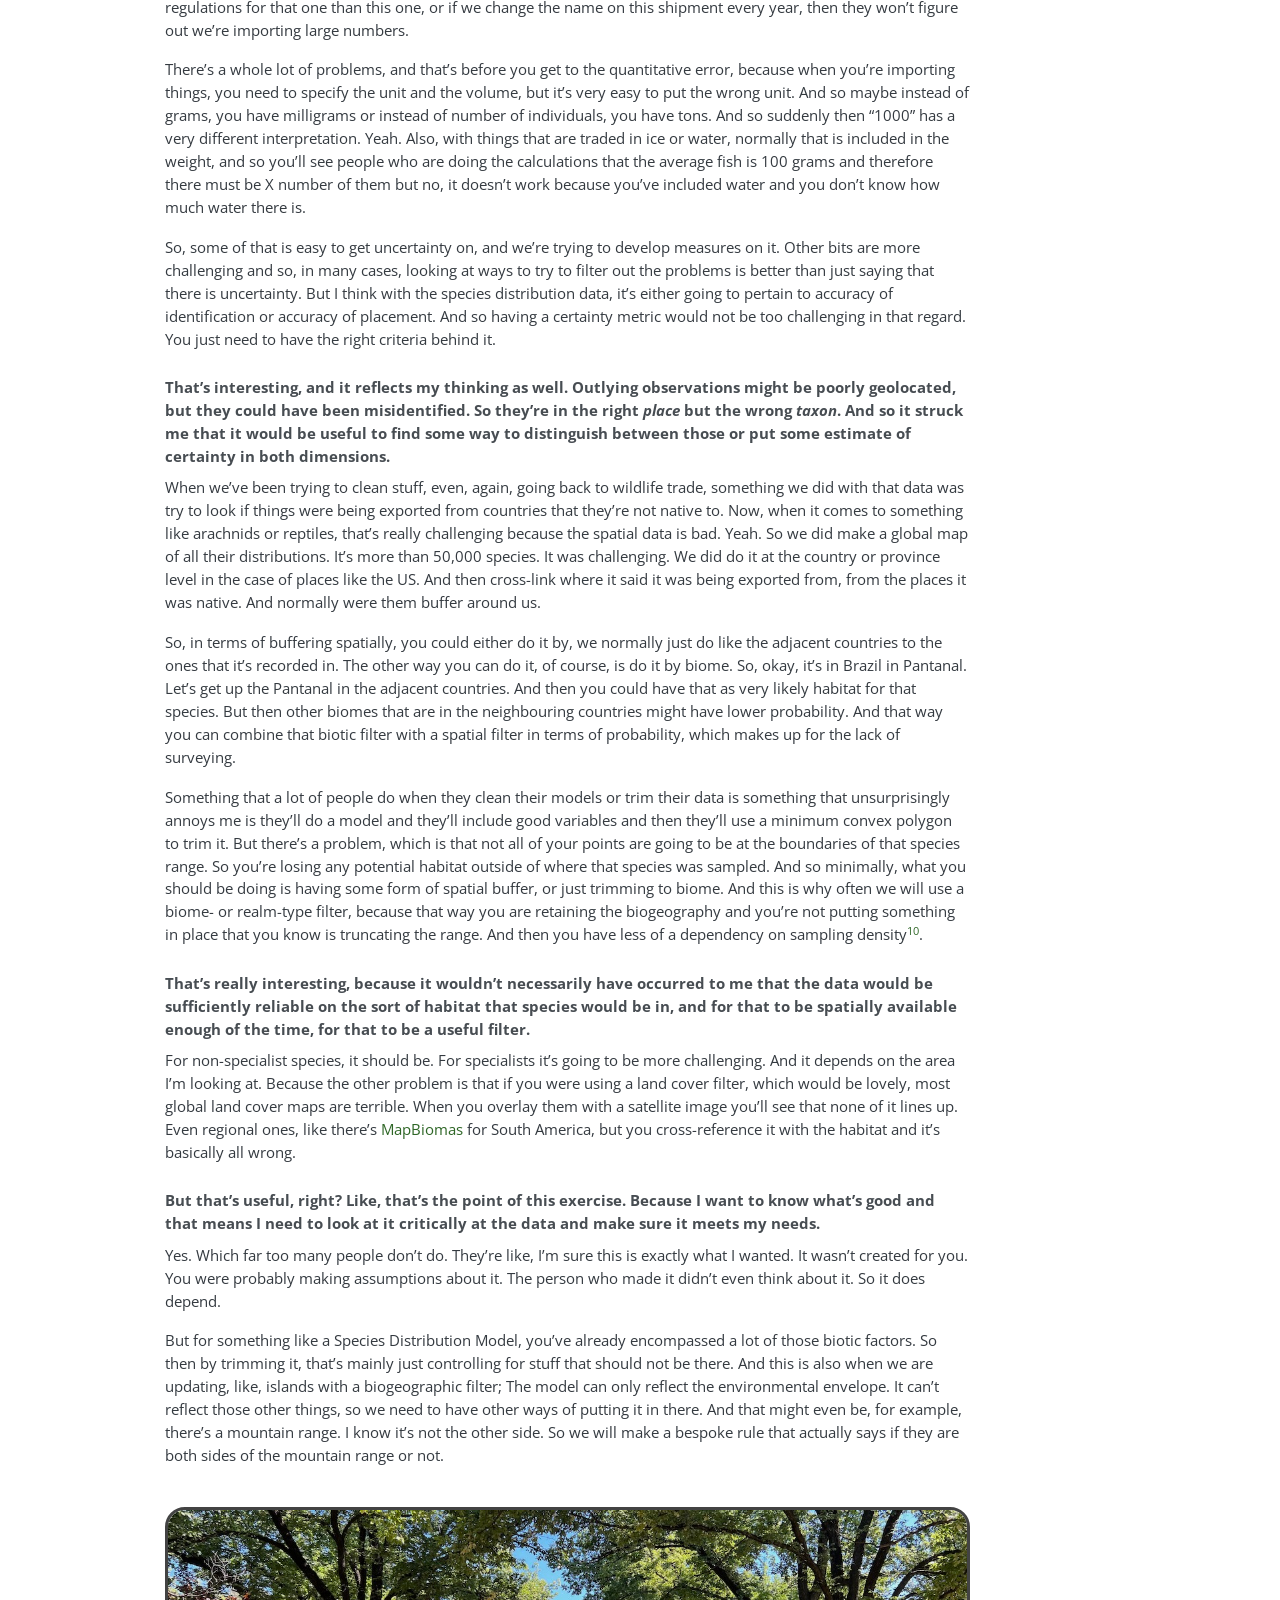
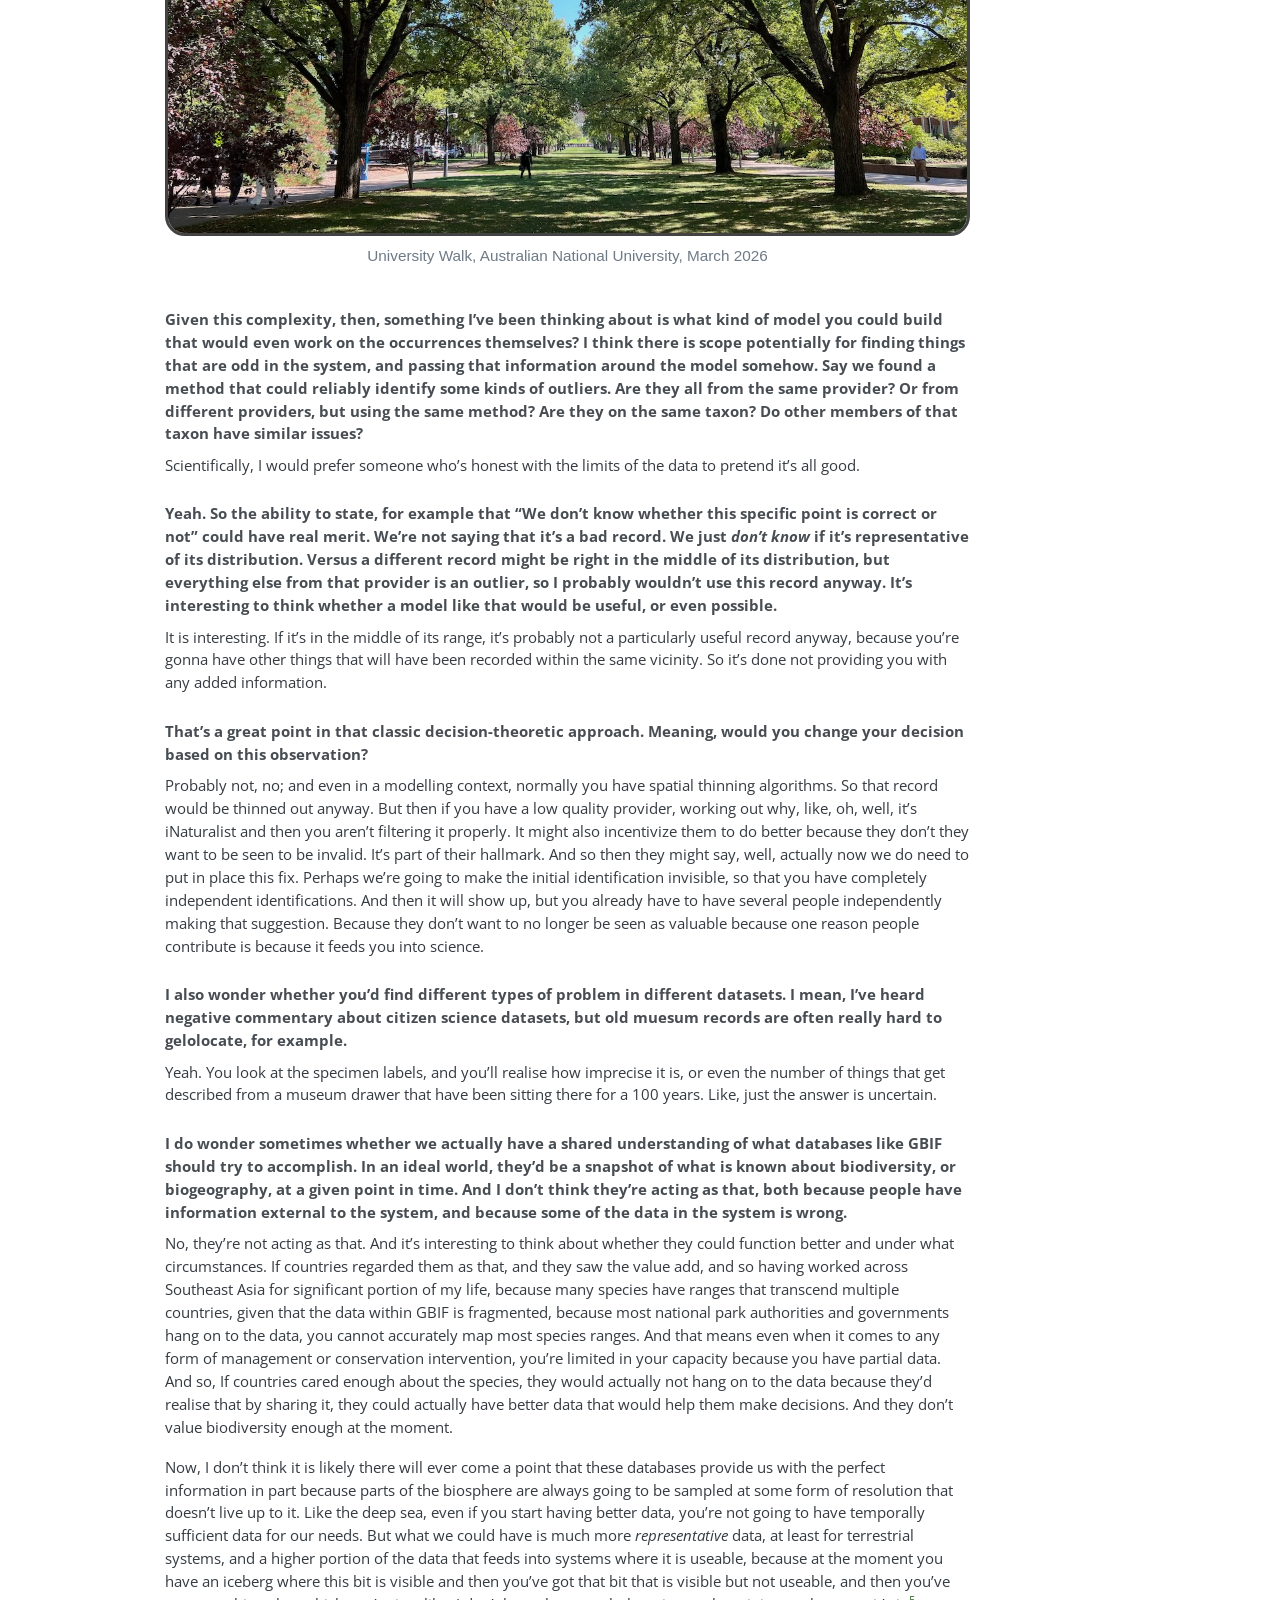
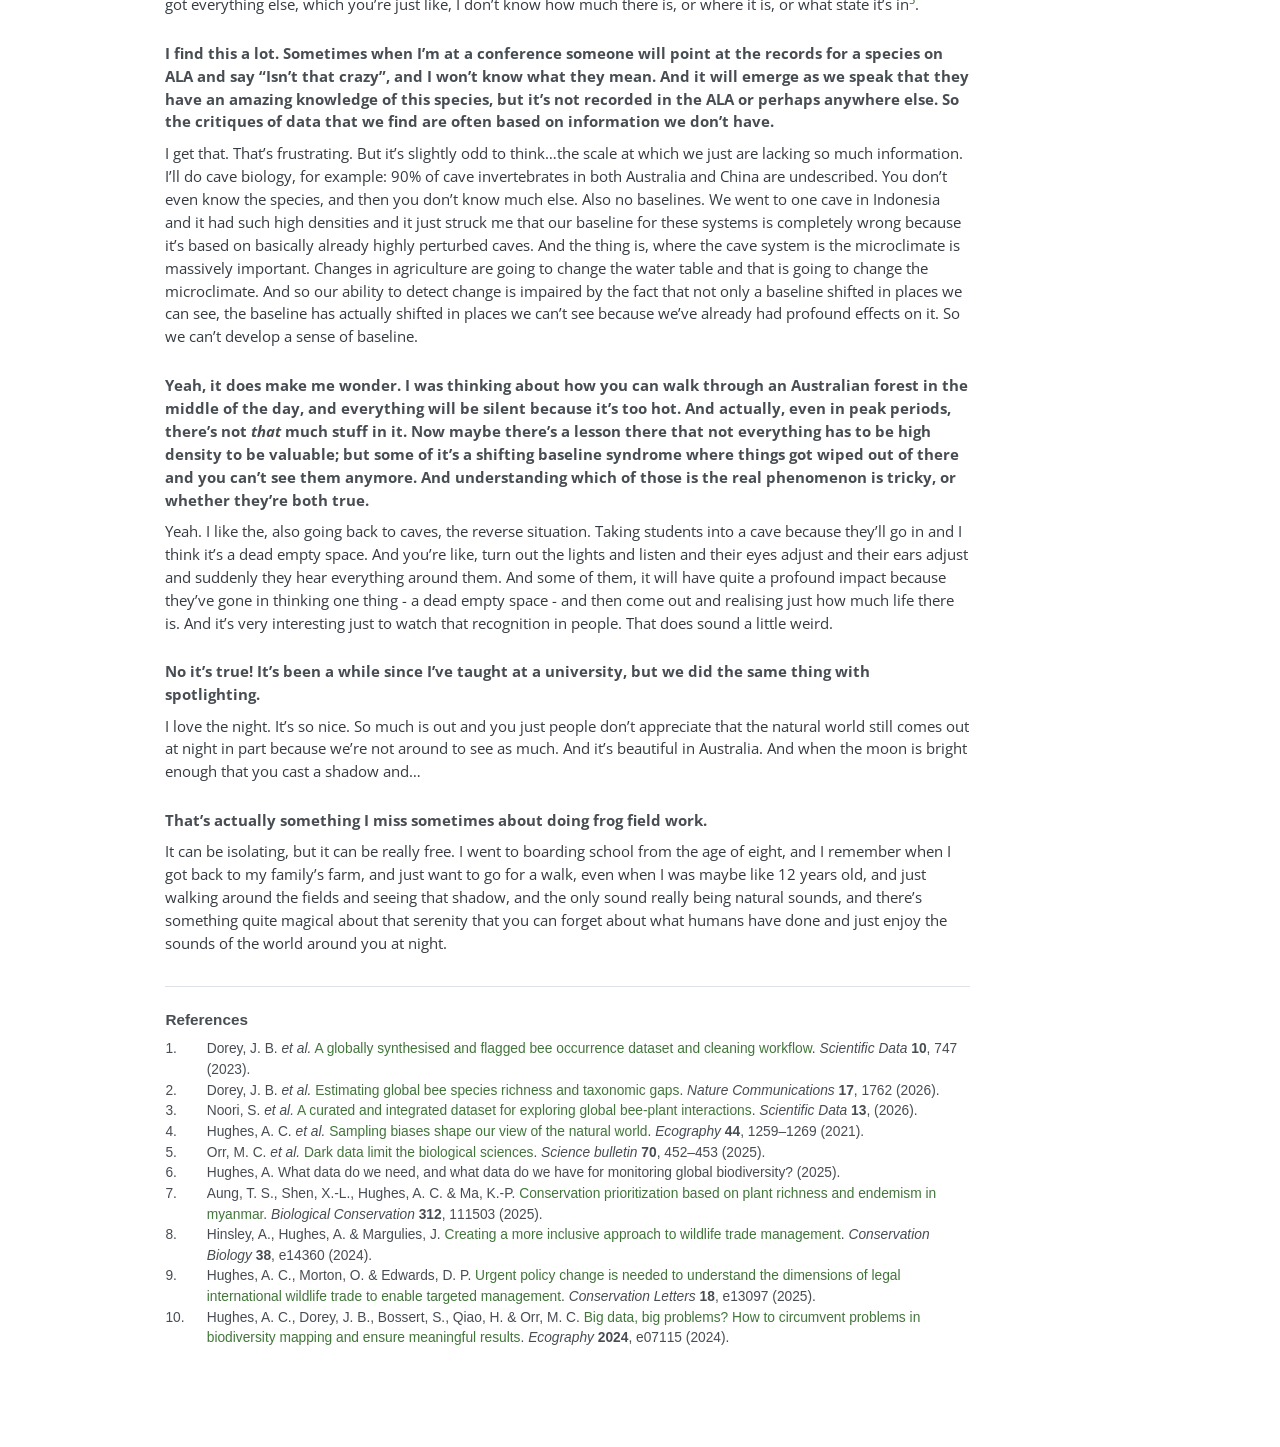
<file: posts/2026-03-20_interview_Prof-Alice-Hughes/index.html>
<!DOCTYPE html>
<html xmlns="http://www.w3.org/1999/xhtml" lang="en" xml:lang="en"><head>

<meta charset="utf-8">
<meta name="generator" content="quarto-1.9.37">

<meta name="viewport" content="width=device-width, initial-scale=1.0, user-scalable=yes">

<meta name="author" content="Martin Westgate">
<meta name="dcterms.date" content="2026-03-24">

<title>Interview: Professor Alice Hughes – Data Quality</title>
<style>
/* Default styles provided by pandoc.
** See https://pandoc.org/MANUAL.html#variables-for-html for config info.
*/
code{white-space: pre-wrap;}
span.smallcaps{font-variant: small-caps;}
div.columns{display: flex; gap: min(4vw, 1.5em);}
div.column{flex: auto; overflow-x: auto;}
div.hanging-indent{margin-left: 1.5em; text-indent: -1.5em;}
ul.task-list{list-style: none;}
ul.task-list li input[type="checkbox"] {
  width: 0.8em;
  margin: 0 0.8em 0.2em -1em; /* quarto-specific, see https://github.com/quarto-dev/quarto-cli/issues/4556 */ 
  vertical-align: middle;
}
/* CSS for citations */
div.csl-bib-body { }
div.csl-entry {
  clear: both;
  margin-bottom: 0em;
}
.hanging-indent div.csl-entry {
  margin-left:2em;
  text-indent:-2em;
}
div.csl-left-margin {
  min-width:2em;
  float:left;
}
div.csl-right-inline {
  margin-left:2em;
  padding-left:1em;
}
div.csl-indent {
  margin-left: 2em;
}</style>


<script src="../../site_libs/quarto-nav/quarto-nav.js"></script>
<script src="../../site_libs/quarto-nav/headroom.min.js"></script>
<script src="../../site_libs/clipboard/clipboard.min.js"></script>
<script src="../../site_libs/quarto-search/autocomplete.umd.js"></script>
<script src="../../site_libs/quarto-search/fuse.min.js"></script>
<script src="../../site_libs/quarto-search/quarto-search.js"></script>
<meta name="quarto:offset" content="../../">
<script src="../../site_libs/quarto-html/quarto.js" type="module"></script>
<script src="../../site_libs/quarto-html/tabsets/tabsets.js" type="module"></script>
<script src="../../site_libs/quarto-html/popper.min.js"></script>
<script src="../../site_libs/quarto-html/tippy.umd.min.js"></script>
<script src="../../site_libs/quarto-html/anchor.min.js"></script>
<link href="../../site_libs/quarto-html/tippy.css" rel="stylesheet">
<link href="../../site_libs/quarto-html/quarto-syntax-highlighting-8f68c619070a9997a612f17db9fc177b.css" rel="stylesheet" id="quarto-text-highlighting-styles">
<script src="../../site_libs/bootstrap/bootstrap.min.js"></script>
<link href="../../site_libs/bootstrap/bootstrap-icons.css" rel="stylesheet">
<link href="../../site_libs/bootstrap/bootstrap-2edee8771fb2c9d0b1341ff95c2b99e8.min.css" rel="stylesheet" append-hash="true" id="quarto-bootstrap" data-mode="light">
<script id="quarto-search-options" type="application/json">{
  "location": "navbar",
  "copy-button": false,
  "collapse-after": 3,
  "panel-placement": "end",
  "type": "overlay",
  "limit": 50,
  "keyboard-shortcut": [
    "f",
    "/",
    "s"
  ],
  "show-item-context": false,
  "language": {
    "search-no-results-text": "No results",
    "search-matching-documents-text": "matching documents",
    "search-copy-link-title": "Copy link to search",
    "search-hide-matches-text": "Hide additional matches",
    "search-more-match-text": "more match in this document",
    "search-more-matches-text": "more matches in this document",
    "search-clear-button-title": "Clear",
    "search-text-placeholder": "",
    "search-detached-cancel-button-title": "Cancel",
    "search-submit-button-title": "Submit",
    "search-label": "Search"
  }
}</script>
<!-- Privacy-friendly analytics by Plausible -->
<script async="" src="https://plausible.io/js/pa-QZEpD3zoHxPkIZnzqvonE.js"></script>
<script>
  window.plausible=window.plausible||function(){(plausible.q=plausible.q||[]).push(arguments)},plausible.init=plausible.init||function(i){plausible.o=i||{}};
  plausible.init()
</script>


<link rel="stylesheet" href="../../styles.css">
<meta property="og:title" content="Interview: Professor Alice Hughes – Data Quality">
<meta property="og:description" content="Australian National University | Canberra | 19-03-2026">
<meta property="og:image" content="https://mjwestgate.github.io/dataquality/posts/2026-03-20_interview_Prof-Alice-Hughes/Prof-Alice-Hughes.jpg">
<meta property="og:site_name" content="Data Quality">
</head>

<body class="nav-fixed quarto-light">

<div id="quarto-search-results"></div>
  <header id="quarto-header" class="headroom fixed-top">
    <nav class="navbar navbar-expand-lg " data-bs-theme="dark">
      <div class="navbar-container container-fluid">
      <div class="navbar-brand-container mx-auto">
    <a class="navbar-brand" href="../../index.html">
    <span class="navbar-title">Data Quality</span>
    </a>
  </div>
            <div id="quarto-search" class="" title="Search"></div>
          <button class="navbar-toggler" type="button" data-bs-toggle="collapse" data-bs-target="#navbarCollapse" aria-controls="navbarCollapse" role="menu" aria-expanded="false" aria-label="Toggle navigation" onclick="if (window.quartoToggleHeadroom) { window.quartoToggleHeadroom(); }">
  <span class="navbar-toggler-icon"></span>
</button>
          <div class="collapse navbar-collapse" id="navbarCollapse">
            <ul class="navbar-nav navbar-nav-scroll ms-auto">
  <li class="nav-item">
    <a class="nav-link" href="../../posts.html"> 
<span class="menu-text">Posts</span></a>
  </li>  
  <li class="nav-item">
    <a class="nav-link" href="../../analysis.html"> 
<span class="menu-text">Analysis</span></a>
  </li>  
  <li class="nav-item">
    <a class="nav-link" href="https://martinwestgate.com/"> 
<span class="menu-text">About</span></a>
  </li>  
  <li class="nav-item compact">
    <a class="nav-link" href="https://github.com/mjwestgate/dataquality"> <i class="bi bi-github" role="img">
</i> 
<span class="menu-text"></span></a>
  </li>  
</ul>
          </div> <!-- /navcollapse -->
            <div class="quarto-navbar-tools">
</div>
      </div> <!-- /container-fluid -->
    </nav>
</header>
<!-- content -->
<div id="quarto-content" class="quarto-container page-columns page-rows-contents page-layout-article page-navbar">
<!-- sidebar -->
<!-- margin-sidebar -->
    <div id="quarto-margin-sidebar" class="sidebar margin-sidebar zindex-bottom">
        
    </div>
<!-- main -->
<main class="content" id="quarto-document-content">

<header id="title-block-header" class="quarto-title-block default">
<div class="quarto-title">
<h1 class="title">Interview: Professor Alice Hughes</h1>
<p class="subtitle lead">Australian National University | Canberra | 19-03-2026</p>
  <div class="quarto-categories">
    <div class="quarto-category">Interview</div>
  </div>
  </div>



<div class="quarto-title-meta">

    <div>
    <div class="quarto-title-meta-heading">Author</div>
    <div class="quarto-title-meta-contents">
             <p>Martin Westgate </p>
          </div>
  </div>
    
    <div>
    <div class="quarto-title-meta-heading">Published</div>
    <div class="quarto-title-meta-contents">
      <p class="date">March 24, 2026</p>
    </div>
  </div>
  
    
  </div>
  


</header>


<p><em>This is a modified transcript of a discussion on 19th March 2026 with Alice Hughes, Professor of Conservation Science at the University of Melbourne and co-chair of <a href="https://geobon.org">GEOBON</a>. The transcript has been editted for brevity and clarity - mainly on the part of the interviewer - and I have also added links and references to the content we discussed.</em></p>
<section id="at-the-atlas-of-living-australia-ala-we-see-a-lot-of-commentary-that-data-quality-should-be-improved.-whats-your-view-of-that-problem" class="level4">
<h4 class="anchored" data-anchor-id="at-the-atlas-of-living-australia-ala-we-see-a-lot-of-commentary-that-data-quality-should-be-improved.-whats-your-view-of-that-problem">At the Atlas of Living Australia (ALA), we see a lot of commentary that data quality should be improved. What’s your view of that problem?</h4>
<p>There’s a lot of misconceptions based on what things like GBIF looked like when it first came out, which is no longer true. But the reputation prevailed. We recently got revisions back on a paper critiquing the <a href="https://www.iucnredlist.org">IUCN Red List</a>, and why they don’t use GBIF data, and one of the reviewers literally said, “Well, it’s because it’s too low quality and full of errors”. And so there are still people in major organisations that are pushing that narrative, which is unhelpful and untrue.</p>
</section>
<section id="my-impression-from-your-work-is-that-you-are-often-doing-global-analyses-and-sourcing-the-data-for-those-analyses-from-gbif.-is-that-right" class="level4">
<h4 class="anchored" data-anchor-id="my-impression-from-your-work-is-that-you-are-often-doing-global-analyses-and-sourcing-the-data-for-those-analyses-from-gbif.-is-that-right">My impression from your work is that you are often doing global analyses, and sourcing the data for those analyses from GBIF. Is that right?</h4>
<p>We use a wide range of data, for global analysis we typically use OBIS and GBIF, but in our global analysis we also included the ALA data<span class="citation" data-cites="dorey2023globally"><sup><a href="#ref-dorey2023globally" role="doc-biblioref">1</a></sup></span>; that has more recently been built on by James Dorey<span class="citation" data-cites="dorey2026estimating noori2026curated"><sup><a href="#ref-dorey2026estimating" role="doc-biblioref">2</a>,<a href="#ref-noori2026curated" role="doc-biblioref">3</a></sup></span>.</p>
</section>
<section id="okay-so-you-predominantly-use-gbif-but-sometimes-ala-and-other-sources-where-relevant.-and-just-for-context-it-seemed-to-be-that-species-distribution-modelling-and-derivations-of-that-were-the-main-use-case.-is-that-a-fair-description" class="level4">
<h4 class="anchored" data-anchor-id="okay-so-you-predominantly-use-gbif-but-sometimes-ala-and-other-sources-where-relevant.-and-just-for-context-it-seemed-to-be-that-species-distribution-modelling-and-derivations-of-that-were-the-main-use-case.-is-that-a-fair-description">Okay, so you predominantly use GBIF, but sometimes ALA and other sources where relevant. And, just for context, it seemed to be that species distribution modelling and derivations of that were the main use case. Is that a fair description?</h4>
<p>We do a whole lot of stuff. So we have another paper on this that’s in review at the moment, but if we’re looking at global data coverage<span class="citation" data-cites="hughes2021sampling"><sup><a href="#ref-hughes2021sampling" role="doc-biblioref">4</a></sup></span>, where it’s not increasing? Why that might be? What are the factors behind it when some countries seem to be doing better or improving that picture than others? Basically, if we look within something like the Global Biodiversity Framework (GBF), the primary data should follow those CLEAN criteria [<em>MW: Complete, Legible, Error-free, Accessible, and Non-redundant<span class="citation" data-cites="orr2025dark"><sup><a href="#ref-orr2025dark" role="doc-biblioref">5</a></sup></span></em>]. But they don’t, because they rely on the IUCN data, which is not CLEAN and not timely and not representative and all the rest of it. But countries are only going to start doing something differently if they know that there are other options available. And having data that is more realistic and contemporary gives them a higher resolution by which they can then do anything else.</p>
<p>So we use GBIF for as much as we’re able to, but I think there’s a whole lot more we can do with it. Something we wanted to do that we haven’t quite done yet, is look for disappearances. So where do you have places that are consistently sampled, and where species drop out? We have started looking at that but we haven’t finished it up yet, because you have to have develop a whole set of different criteria so that you know it’s not just because sampling protocols have changed. And then over what time period, <em>et cetera</em>. But no one is really looking at where can we actually infer that species have lost habitat, especially if land cover has remained consistent and it’s from another factor?</p>
</section>
<section id="thats-a-really-interesting-use-case." class="level4">
<h4 class="anchored" data-anchor-id="thats-a-really-interesting-use-case.">That’s a really interesting use case.</h4>
<p>Yeah, and again, it’s something that good distribution data can tell us. No one’s really looking at it yet. And because we don’t have good long-term data, from almost anywhere, using the data as a surrogate allows you to answer questions, you couldn’t answer without types of data that are rarely collected.</p>
</section>
<section id="weve-been-looking-at-the-gbif-documentation-around-the-new-darwin-core-data-package-which-is-an-extension-of-darwin-core-to-support-more-complex-data-structures.-is-that-something-that-might-help-your-work" class="level4">
<h4 class="anchored" data-anchor-id="weve-been-looking-at-the-gbif-documentation-around-the-new-darwin-core-data-package-which-is-an-extension-of-darwin-core-to-support-more-complex-data-structures.-is-that-something-that-might-help-your-work">We’ve been looking at the GBIF documentation around the new <a href="https://www.gbif.org/new-data-model">Darwin Core Data Package</a>, which is an extension of Darwin Core to support more complex data structures. Is that something that might help your work?</h4>
<p>In theory it should help you answer those questions. If people have got the data, if they share it with you and if it’s consistent.</p>
</section>
<section id="you-said-earlier-that-you-felt-that-a-lot-of-the-critiques-of-gbif-were-based-on-a-previous-state.-does-that-mean-that-you-think-its-gotten-better" class="level4">
<h4 class="anchored" data-anchor-id="you-said-earlier-that-you-felt-that-a-lot-of-the-critiques-of-gbif-were-based-on-a-previous-state.-does-that-mean-that-you-think-its-gotten-better">You said earlier that you felt that a lot of the critiques of GBIF were based on a previous state. Does that mean that you think it’s gotten better?</h4>
<p>It has got better, but there’s still a lot of problems. The fact that you still have a bunch of points at zero-zero is a case in point [<em>MW: observations with no known location are often assigned to zero degrees latitude and longitude</em>], but there’s a whole lot of really easy things. When you select a country, you’d think that then you’d only have points in that country; but you’ll still get a smattering of observations all over the world. And you’re like, hang on a minute. The fact that there are better taxonomic backbones being applied does help when they can be used, but obviously challenging from many other perspectives.</p>
<figure class="figure">
<img src="ANU_Symposium_March2026.jpeg" class="img-fluid figure-img img-rounded" style="width:100%">
<figcaption>
Symposium Cafe, Australian National University, March 2026
</figcaption>
</figure>
</section>
<section id="so-theres-still-problems-in-the-data-that-youre-using-and-you-still-have-to-clean-it.-what-does-your-process-for-cleaning-data-look-like" class="level4">
<h4 class="anchored" data-anchor-id="so-theres-still-problems-in-the-data-that-youre-using-and-you-still-have-to-clean-it.-what-does-your-process-for-cleaning-data-look-like">So there’s still problems in the data that you’re using, and you still have to clean it. What does your process for cleaning data look like?</h4>
<p>We normally develop pipelines to help us clean up. What would be very helpful would be some more options for how to use flags. So now you have a way of flagging things, but it would be great if then you had the facility, but do you want to include the data that has the flags, or do you just not want to download them? Because especially for people in developing economies or for people anywhere who don’t want to code, the problem is that you then have to download, what, 3,000,000 records? And a bunch of them aren’t going to be useable because they have those flags. It’s harder for them to clean. So if you then had the download facility, and could say “include with flags” or “remove with flags”, just basic things like that would enhance the useability and also probably prevent confusion.</p>
</section>
<section id="do-you-find-that-the-data-cleaning-toolset-that-you-have-access-to-as-a-researcher-is-adequate-or-do-you-think-theres-still-gaps-in-it" class="level4">
<h4 class="anchored" data-anchor-id="do-you-find-that-the-data-cleaning-toolset-that-you-have-access-to-as-a-researcher-is-adequate-or-do-you-think-theres-still-gaps-in-it">Do you find that the data cleaning toolset that you have access to as a researcher is adequate, or do you think there’s still gaps in it?</h4>
<p>We have people in my collaborative teams that are very good at code, so we get by. In most of our big data papers, for example when we work with our collaborators from the Chinese Academy of Sciences, they can code in five languages. So we’re comfortable; but a lot of people aren’t in that situation.</p>
</section>
<section id="do-you-find-theres-still-a-lot-of-expert-knowledge-required-do-you-have-to-have-a-human-checking-process-in-your-projects-or-have-you-got-to-the-point-where-your-workflows-are-sufficient" class="level4">
<h4 class="anchored" data-anchor-id="do-you-find-theres-still-a-lot-of-expert-knowledge-required-do-you-have-to-have-a-human-checking-process-in-your-projects-or-have-you-got-to-the-point-where-your-workflows-are-sufficient">Do you find there’s still a lot of expert knowledge required? Do you have to have a human checking process in your projects, or have you got to the point where your workflows are sufficient?</h4>
<p>We develop enough checks to know if we need to clean the data further. So in the case of the Southeast Asian bats where we’re doing predictive modelling, there is a lot of cleaning of that consists of, for example, a bigeographic realm filter, and then an island filter. So we will develop a series of additional filters just to help us with the various stages of the data and that also removes a whole bunch of stuff that shouldn’t be there or coordinates have been inverted or whatever.</p>
</section>
<section id="so-you-need-to-have-some-basic-a-priori-knowledge-of-where-the-species-should-be" class="level4">
<h4 class="anchored" data-anchor-id="so-you-need-to-have-some-basic-a-priori-knowledge-of-where-the-species-should-be">So you need to have some basic a priori knowledge of where the species should be?</h4>
<p>Right. In some cases, what we do, the IUCN data is problematic, but it does include a country list. And so if we don’t have good knowledge of the species, we can make use that and then buffer it and have that as just, well, that’s the bigeographic region because it should have been recorded there. And so sometimes our mechanisms of cleaning, we try to use that just to help us get the regions correct to make sure you’re not having too much outside. There are caveats and there are groups which it won’t apply to, but you do need the additional geographic filters.</p>
</section>
<section id="[base64]." class="level4">
<h4 class="anchored" data-anchor-id="[base64].">If I can just reflect on that a little: So you’re effectively finding proxies for biogeographic information; and because there’s no ideal description of where living things should be found, sometimes you’re using more than one.</h4>
<p>That’s right. Think about if you’re looking at a whole load of island endemic species. And then we sometimes will categorise species as to what zones are in, and then you iterate it. so that you might have multiple different combinations. But it helps just ensure that things aren’t going in places that you know they’re not.</p>
</section>
<section id="[base64].-where-it-is-but-also-how-it-lives.-which-are-encoded-in-really-different-ways." class="level4">
<h4 class="anchored" data-anchor-id="[base64].-where-it-is-but-also-how-it-lives.-which-are-encoded-in-really-different-ways.">It comes down to a question of what’s known about the species, right? And this what came up for me when watching your presentation<span class="citation" data-cites="hughes2025livingdata"><sup><a href="#ref-hughes2025livingdata" role="doc-biblioref">6</a></sup></span> is that…You have this quite disparate information, that comes down to being just knowledge about a species. Where it is, but also how it lives. Which are encoded in really different ways.</h4>
<p>It’s really important, because they enrich the work. Smarter modelling doesn’t replace people; it just means that you need to find better ways of translating their knowledge into something that factors in. And then you can validate and calibrate. So like with your people who clean it up, normally it’s me that does so a series of checks and then when it’s not up to standard, rather than manually cleaning it, because you’re never going to catch anything. what is causing these errors? Can we find a more systematic way to remove them?</p>
<figure class="figure">
<img src="ANU_Kambri_March2026.jpeg" class="img-fluid figure-img img-rounded" style="width:100%">
<figcaption>
Kambri Center, Australian National University, March 2026
</figcaption>
</figure>
</section>
<section id="something-ive-been-wondering-about-lately-is-whether-theres-merit-in-trying-to-turn-our-flagging-system-into-something-more-probabilistic.-that-is-to-try-and-understand-what-the-evidence-is-supporting-a-given-observation-being-where-it-is.-have-seen-work-like-that" class="level4">
<h4 class="anchored" data-anchor-id="something-ive-been-wondering-about-lately-is-whether-theres-merit-in-trying-to-turn-our-flagging-system-into-something-more-probabilistic.-that-is-to-try-and-understand-what-the-evidence-is-supporting-a-given-observation-being-where-it-is.-have-seen-work-like-that">Something I’ve been wondering about lately is whether there’s merit in trying to turn our flagging system into something more probabilistic. That is, to try and understand what the evidence is supporting a given observation being where it is. Have seen work like that?</h4>
<p>Not for distribution information, but for other forms of information. So when I went to the IPBES plenary recently, I talked to David Cooper, who’s the former <a href="https://www.cbd.int/secretariat/former-es/cooper.shtml">Chair of the Convention on Biological Diversity</a>. And he’d skim-read our chapter for our assessment, ours is on Data, and he said that one thing we needed to cover more was uncertainty. Now, the interesting thing is, of course, to a scientist, uncertainty is important. To a politician or a policymaker, uncertainty is scary. And so finding the right nuance and the way to communicate that is a challenge and what components of uncertainty do we need to talk about in a way that is understandable?</p>
<p>And of course, the uncertainty of every different type of data is different. When it comes to species distribution data, the challenges are really varied. It could be <em>this</em> occurrence is improbable because this should not be in the species range. It could be improbable based on, well, it comes from my <a href="https://www.inaturalist.org">iNaturalist</a> and actually their algorithm at the moment allows you to see what other people have said a species is, and so people are gaming their metrics, there is more uncertainty that. If they changed it, you’d have much higher confidence in the data. And so, you could have a range of different matrics that contribute to the uncertainty. One might even be, this is an old record, and we know that geographically most of the old records are going to be highly imprecise. I remember trying to work out where a whole load of samples work from Myanmar<span class="citation" data-cites="aung2025conservation"><sup><a href="#ref-aung2025conservation" role="doc-biblioref">7</a></sup></span> based on the old geographic names and you’re like, yeah, but this is always going to be an approximation and you don’t know if that was just the nearest city and it was 100 kilometres away.</p>
</section>
<section id="we-see-a-bit-of-that-particularly-in-very-old-records" class="level4">
<h4 class="anchored" data-anchor-id="we-see-a-bit-of-that-particularly-in-very-old-records">We see a bit of that, particularly in very old records</h4>
<p>Yeah, I know. And those things are interesting in their own way, but you just have to understand the limits of the data. In China, even when I was working there, there were certain people that would not go out with GPS, who were collecting specimens; they would just approximate it or say the nearest township. Which meant that then using the data was nightmarishly difficult because there was high uncertainty for all of it, and a lot of them were endemic species.</p>
</section>
<section id="was-that-an-attempt-to-hide-those-locations-for-senstivity-reasons" class="level4">
<h4 class="anchored" data-anchor-id="was-that-an-attempt-to-hide-those-locations-for-senstivity-reasons">Was that an attempt to hide those locations for senstivity reasons?</h4>
<p>People just didn’t always think about how important it was to have by the accurate information. And then a senior colleague was like “Oh, it doesn’t matter if you round up to the nearest decimal point”. Yes, it does! You’re looking at at least 50 or 100 kilometers.</p>
</section>
<section id="you-mentioned-in-passing-before-that-you-havent-seen-dealing-with-uncertainty-in-a-species-distribution-context-but-youve-seen-it-in-other-contexts" class="level4">
<h4 class="anchored" data-anchor-id="you-mentioned-in-passing-before-that-you-havent-seen-dealing-with-uncertainty-in-a-species-distribution-context-but-youve-seen-it-in-other-contexts">You mentioned in passing before that you haven’t seen dealing with uncertainty in a species distribution context, but you’ve seen it in other contexts?</h4>
<p>Well, not well within specious distribution data. Like, obviously, with their models and stuff, because they’re probabilistic, you have it; but in the data itself, not too much. There’s a whole lot of ways you could do it. The other contexts where you see it are often very different. So I also, and I alluded to it briefly at the end of my talk, do work on wildlife trade<span class="citation" data-cites="hinsley2024creating hughes2025urgent"><sup><a href="#ref-hinsley2024creating" role="doc-biblioref">8</a>,<a href="#ref-hughes2025urgent" role="doc-biblioref">9</a></sup></span>. And a lot of that data is terrible. Because there’s a whole bunch of errors that come in in how it’s encoded. And the fact that we know some species will be being laundered under junior synonyms, or there’s more regulations for that one than this one, or if we change the name on this shipment every year, then they won’t figure out we’re importing large numbers.</p>
<p>There’s a whole lot of problems, and that’s before you get to the quantitative error, because when you’re importing things, you need to specify the unit and the volume, but it’s very easy to put the wrong unit. And so maybe instead of grams, you have milligrams or instead of number of individuals, you have tons. And so suddenly then “1000” has a very different interpretation. Yeah. Also, with things that are traded in ice or water, normally that is included in the weight, and so you’ll see people who are doing the calculations that the average fish is 100 grams and therefore there must be X number of them but no, it doesn’t work because you’ve included water and you don’t know how much water there is.</p>
<p>So, some of that is easy to get uncertainty on, and we’re trying to develop measures on it. Other bits are more challenging and so, in many cases, looking at ways to try to filter out the problems is better than just saying that there is uncertainty. But I think with the species distribution data, it’s either going to pertain to accuracy of identification or accuracy of placement. And so having a certainty metric would not be too challenging in that regard. You just need to have the right criteria behind it.</p>
</section>
<section id="thats-interesting-and-it-reflects-my-thinking-as-well.-outlying-observations-might-be-poorly-geolocated-but-they-could-have-been-misidentified.-so-theyre-in-the-right-place-but-the-wrong-taxon.-and-so-it-struck-me-that-it-would-be-useful-to-find-some-way-to-distinguish-between-those-or-put-some-estimate-of-certainty-in-both-dimensions." class="level4">
<h4 class="anchored" data-anchor-id="thats-interesting-and-it-reflects-my-thinking-as-well.-outlying-observations-might-be-poorly-geolocated-but-they-could-have-been-misidentified.-so-theyre-in-the-right-place-but-the-wrong-taxon.-and-so-it-struck-me-that-it-would-be-useful-to-find-some-way-to-distinguish-between-those-or-put-some-estimate-of-certainty-in-both-dimensions.">That’s interesting, and it reflects my thinking as well. Outlying observations might be poorly geolocated, but they could have been misidentified. So they’re in the right <em>place</em> but the wrong <em>taxon</em>. And so it struck me that it would be useful to find some way to distinguish between those or put some estimate of certainty in both dimensions.</h4>
<p>When we’ve been trying to clean stuff, even, again, going back to wildlife trade, something we did with that data was try to look if things were being exported from countries that they’re not native to. Now, when it comes to something like arachnids or reptiles, that’s really challenging because the spatial data is bad. Yeah. So we did make a global map of all their distributions. It’s more than 50,000 species. It was challenging. We did do it at the country or province level in the case of places like the US. And then cross-link where it said it was being exported from, from the places it was native. And normally were them buffer around us.</p>
<p>So, in terms of buffering spatially, you could either do it by, we normally just do like the adjacent countries to the ones that it’s recorded in. The other way you can do it, of course, is do it by biome. So, okay, it’s in Brazil in Pantanal. Let’s get up the Pantanal in the adjacent countries. And then you could have that as very likely habitat for that species. But then other biomes that are in the neighbouring countries might have lower probability. And that way you can combine that biotic filter with a spatial filter in terms of probability, which makes up for the lack of surveying.</p>
<p>Something that a lot of people do when they clean their models or trim their data is something that unsurprisingly annoys me is they’ll do a model and they’ll include good variables and then they’ll use a minimum convex polygon to trim it. But there’s a problem, which is that not all of your points are going to be at the boundaries of that species range. So you’re losing any potential habitat outside of where that species was sampled. And so minimally, what you should be doing is having some form of spatial buffer, or just trimming to biome. And this is why often we will use a biome- or realm-type filter, because that way you are retaining the biogeography and you’re not putting something in place that you know is truncating the range. And then you have less of a dependency on sampling density<span class="citation" data-cites="hughes2024big"><sup><a href="#ref-hughes2024big" role="doc-biblioref">10</a></sup></span>.</p>
</section>
<section id="[base64]." class="level4">
<h4 class="anchored" data-anchor-id="[base64].">That’s really interesting, because it wouldn’t necessarily have occurred to me that the data would be sufficiently reliable on the sort of habitat that species would be in, and for that to be spatially available enough of the time, for that to be a useful filter.</h4>
<p>For non-specialist species, it should be. For specialists it’s going to be more challenging. And it depends on the area I’m looking at. Because the other problem is that if you were using a land cover filter, which would be lovely, most global land cover maps are terrible. When you overlay them with a satellite image you’ll see that none of it lines up. Even regional ones, like there’s <a href="https://brasil.mapbiomas.org">MapBiomas</a> for South America, but you cross-reference it with the habitat and it’s basically all wrong.</p>
</section>
<section id="but-thats-useful-right-like-thats-the-point-of-this-exercise.-because-i-want-to-know-whats-good-and-that-means-i-need-to-look-at-it-critically-at-the-data-and-make-sure-it-meets-my-needs." class="level4">
<h4 class="anchored" data-anchor-id="but-thats-useful-right-like-thats-the-point-of-this-exercise.-because-i-want-to-know-whats-good-and-that-means-i-need-to-look-at-it-critically-at-the-data-and-make-sure-it-meets-my-needs.">But that’s useful, right? Like, that’s the point of this exercise. Because I want to know what’s good and that means I need to look at it critically at the data and make sure it meets my needs.</h4>
<p>Yes. Which far too many people don’t do. They’re like, I’m sure this is exactly what I wanted. It wasn’t created for you. You were probably making assumptions about it. The person who made it didn’t even think about it. So it does depend.</p>
<p>But for something like a Species Distribution Model, you’ve already encompassed a lot of those biotic factors. So then by trimming it, that’s mainly just controlling for stuff that should not be there. And this is also when we are updating, like, islands with a biogeographic filter; The model can only reflect the environmental envelope. It can’t reflect those other things, so we need to have other ways of putting it in there. And that might even be, for example, there’s a mountain range. I know it’s not the other side. So we will make a bespoke rule that actually says if they are both sides of the mountain range or not.</p>
<figure class="figure">
<img src="ANU_UniversityWalk_March2026.jpeg" class="img-fluid figure-img img-rounded" style="width:100%">
<figcaption>
University Walk, Australian National University, March 2026
</figcaption>
</figure>
</section>
<section id="[base64].-say-we-found-a-method-that-could-reliably-identify-some-kinds-of-outliers.-are-they-all-from-the-same-provider-or-from-different-providers-but-using-the-same-method-are-they-on-the-same-taxon-do-other-members-of-that-taxon-have-similar-issues" class="level4">
<h4 class="anchored" data-anchor-id="[base64].-say-we-found-a-method-that-could-reliably-identify-some-kinds-of-outliers.-are-they-all-from-the-same-provider-or-from-different-providers-but-using-the-same-method-are-they-on-the-same-taxon-do-other-members-of-that-taxon-have-similar-issues">Given this complexity, then, something I’ve been thinking about is what kind of model you could build that would even work on the occurrences themselves? I think there is scope potentially for finding things that are odd in the system, and passing that information around the model somehow. Say we found a method that could reliably identify some kinds of outliers. Are they all from the same provider? Or from different providers, but using the same method? Are they on the same taxon? Do other members of that taxon have similar issues?</h4>
<p>Scientifically, I would prefer someone who’s honest with the limits of the data to pretend it’s all good.</p>
</section>
<section id="yeah.-so-the-ability-to-state-for-example-that-we-dont-know-whether-this-specific-point-is-correct-or-not-could-have-real-merit.-were-not-saying-that-its-a-bad-record.-we-just-dont-know-if-its-representative-of-its-distribution.-versus-a-different-record-might-be-right-in-the-middle-of-its-distribution-but-everything-else-from-that-provider-is-an-outlier-so-i-probably-wouldnt-use-this-record-anyway.-its-interesting-to-think-whether-a-model-like-that-would-be-useful-or-even-possible." class="level4">
<h4 class="anchored" data-anchor-id="yeah.-so-the-ability-to-state-for-example-that-we-dont-know-whether-this-specific-point-is-correct-or-not-could-have-real-merit.-were-not-saying-that-its-a-bad-record.-we-just-dont-know-if-its-representative-of-its-distribution.-versus-a-different-record-might-be-right-in-the-middle-of-its-distribution-but-everything-else-from-that-provider-is-an-outlier-so-i-probably-wouldnt-use-this-record-anyway.-its-interesting-to-think-whether-a-model-like-that-would-be-useful-or-even-possible.">Yeah. So the ability to state, for example that “We don’t know whether this specific point is correct or not” could have real merit. We’re not saying that it’s a bad record. We just <em>don’t know</em> if it’s representative of its distribution. Versus a different record might be right in the middle of its distribution, but everything else from that provider is an outlier, so I probably wouldn’t use this record anyway. It’s interesting to think whether a model like that would be useful, or even possible.</h4>
<p>It is interesting. If it’s in the middle of its range, it’s probably not a particularly useful record anyway, because you’re gonna have other things that will have been recorded within the same vicinity. So it’s done not providing you with any added information.</p>
</section>
<section id="thats-a-great-point-in-that-classic-decision-theoretic-approach.-meaning-would-you-change-your-decision-based-on-this-observation" class="level4">
<h4 class="anchored" data-anchor-id="thats-a-great-point-in-that-classic-decision-theoretic-approach.-meaning-would-you-change-your-decision-based-on-this-observation">That’s a great point in that classic decision-theoretic approach. Meaning, would you change your decision based on this observation?</h4>
<p>Probably not, no; and even in a modelling context, normally you have spatial thinning algorithms. So that record would be thinned out anyway. But then if you have a low quality provider, working out why, like, oh, well, it’s iNaturalist and then you aren’t filtering it properly. It might also incentivize them to do better because they don’t they want to be seen to be invalid. It’s part of their hallmark. And so then they might say, well, actually now we do need to put in place this fix. Perhaps we’re going to make the initial identification invisible, so that you have completely independent identifications. And then it will show up, but you already have to have several people independently making that suggestion. Because they don’t want to no longer be seen as valuable because one reason people contribute is because it feeds you into science.</p>
</section>
<section id="i-also-wonder-whether-youd-find-different-types-of-problem-in-different-datasets.-i-mean-ive-heard-negative-commentary-about-citizen-science-datasets-but-old-muesum-records-are-often-really-hard-to-gelolocate-for-example." class="level4">
<h4 class="anchored" data-anchor-id="i-also-wonder-whether-youd-find-different-types-of-problem-in-different-datasets.-i-mean-ive-heard-negative-commentary-about-citizen-science-datasets-but-old-muesum-records-are-often-really-hard-to-gelolocate-for-example.">I also wonder whether you’d find different types of problem in different datasets. I mean, I’ve heard negative commentary about citizen science datasets, but old muesum records are often really hard to gelolocate, for example.</h4>
<p>Yeah. You look at the specimen labels, and you’ll realise how imprecise it is, or even the number of things that get described from a museum drawer that have been sitting there for a 100 years. Like, just the answer is uncertain.</p>
</section>
<section id="i-do-wonder-sometimes-whether-we-actually-have-a-shared-understanding-of-what-databases-like-gbif-should-try-to-accomplish.-in-an-ideal-world-theyd-be-a-snapshot-of-what-is-known-about-biodiversity-or-biogeography-at-a-given-point-in-time.-and-i-dont-think-theyre-acting-as-that-both-because-people-have-information-external-to-the-system-and-because-some-of-the-data-in-the-system-is-wrong." class="level4">
<h4 class="anchored" data-anchor-id="i-do-wonder-sometimes-whether-we-actually-have-a-shared-understanding-of-what-databases-like-gbif-should-try-to-accomplish.-in-an-ideal-world-theyd-be-a-snapshot-of-what-is-known-about-biodiversity-or-biogeography-at-a-given-point-in-time.-and-i-dont-think-theyre-acting-as-that-both-because-people-have-information-external-to-the-system-and-because-some-of-the-data-in-the-system-is-wrong.">I do wonder sometimes whether we actually have a shared understanding of what databases like GBIF should try to accomplish. In an ideal world, they’d be a snapshot of what is known about biodiversity, or biogeography, at a given point in time. And I don’t think they’re acting as that, both because people have information external to the system, and because some of the data in the system is wrong.</h4>
<p>No, they’re not acting as that. And it’s interesting to think about whether they could function better and under what circumstances. If countries regarded them as that, and they saw the value add, and so having worked across Southeast Asia for significant portion of my life, because many species have ranges that transcend multiple countries, given that the data within GBIF is fragmented, because most national park authorities and governments hang on to the data, you cannot accurately map most species ranges. And that means even when it comes to any form of management or conservation intervention, you’re limited in your capacity because you have partial data. And so, If countries cared enough about the species, they would actually not hang on to the data because they’d realise that by sharing it, they could actually have better data that would help them make decisions. And they don’t value biodiversity enough at the moment.</p>
<p>Now, I don’t think it is likely there will ever come a point that these databases provide us with the perfect information in part because parts of the biosphere are always going to be sampled at some form of resolution that doesn’t live up to it. Like the deep sea, even if you start having better data, you’re not going to have temporally sufficient data for our needs. But what we could have is much more <em>representative</em> data, at least for terrestrial systems, and a higher portion of the data that feeds into systems where it is useable, because at the moment you have an iceberg where this bit is visible and then you’ve got that bit that is visible but not useable, and then you’ve got everything else, which you’re just like, I don’t know how much there is, or where it is, or what state it’s in<span class="citation" data-cites="orr2025dark"><sup><a href="#ref-orr2025dark" role="doc-biblioref">5</a></sup></span>.</p>
</section>
<section id="i-find-this-a-lot.-sometimes-when-im-at-a-conference-someone-will-point-at-the-records-for-a-species-on-ala-and-say-isnt-that-crazy-and-i-wont-know-what-they-mean.-and-it-will-emerge-as-we-speak-that-they-have-an-amazing-knowledge-of-this-species-but-its-not-recorded-in-the-ala-or-perhaps-anywhere-else.-so-the-critiques-of-data-that-we-find-are-often-based-on-information-we-dont-have." class="level4">
<h4 class="anchored" data-anchor-id="i-find-this-a-lot.-sometimes-when-im-at-a-conference-someone-will-point-at-the-records-for-a-species-on-ala-and-say-isnt-that-crazy-and-i-wont-know-what-they-mean.-and-it-will-emerge-as-we-speak-that-they-have-an-amazing-knowledge-of-this-species-but-its-not-recorded-in-the-ala-or-perhaps-anywhere-else.-so-the-critiques-of-data-that-we-find-are-often-based-on-information-we-dont-have.">I find this a lot. Sometimes when I’m at a conference someone will point at the records for a species on ALA and say “Isn’t that crazy”, and I won’t know what they mean. And it will emerge as we speak that they have an amazing knowledge of this species, but it’s not recorded in the ALA or perhaps anywhere else. So the critiques of data that we find are often based on information we don’t have.</h4>
<p>I get that. That’s frustrating. But it’s slightly odd to think…the scale at which we just are lacking so much information. I’ll do cave biology, for example: 90% of cave invertebrates in both Australia and China are undescribed. You don’t even know the species, and then you don’t know much else. Also no baselines. We went to one cave in Indonesia and it had such high densities and it just struck me that our baseline for these systems is completely wrong because it’s based on basically already highly perturbed caves. And the thing is, where the cave system is the microclimate is massively important. Changes in agriculture are going to change the water table and that is going to change the microclimate. And so our ability to detect change is impaired by the fact that not only a baseline shifted in places we can see, the baseline has actually shifted in places we can’t see because we’ve already had profound effects on it. So we can’t develop a sense of baseline.</p>
</section>
<section id="yeah-it-does-make-me-wonder.-i-was-thinking-about-how-you-can-walk-through-an-australian-forest-in-the-middle-of-the-day-and-everything-will-be-silent-because-its-too-hot.-and-actually-even-in-peak-periods-theres-not-that-much-stuff-in-it.[base64].-and-understanding-which-of-those-is-the-real-phenomenon-is-tricky-or-whether-theyre-both-true." class="level4">
<h4 class="anchored" data-anchor-id="yeah-it-does-make-me-wonder.-i-was-thinking-about-how-you-can-walk-through-an-australian-forest-in-the-middle-of-the-day-and-everything-will-be-silent-because-its-too-hot.-and-actually-even-in-peak-periods-theres-not-that-much-stuff-in-it.[base64].-and-understanding-which-of-those-is-the-real-phenomenon-is-tricky-or-whether-theyre-both-true.">Yeah, it does make me wonder. I was thinking about how you can walk through an Australian forest in the middle of the day, and everything will be silent because it’s too hot. And actually, even in peak periods, there’s not <em>that</em> much stuff in it. Now maybe there’s a lesson there that not everything has to be high density to be valuable; but some of it’s a shifting baseline syndrome where things got wiped out of there and you can’t see them anymore. And understanding which of those is the real phenomenon is tricky, or whether they’re both true.</h4>
<p>Yeah. I like the, also going back to caves, the reverse situation. Taking students into a cave because they’ll go in and I think it’s a dead empty space. And you’re like, turn out the lights and listen and their eyes adjust and their ears adjust and suddenly they hear everything around them. And some of them, it will have quite a profound impact because they’ve gone in thinking one thing - a dead empty space - and then come out and realising just how much life there is. And it’s very interesting just to watch that recognition in people. That does sound a little weird.</p>
</section>
<section id="no-its-true-its-been-a-while-since-ive-taught-at-a-university-but-we-did-the-same-thing-with-spotlighting." class="level4">
<h4 class="anchored" data-anchor-id="no-its-true-its-been-a-while-since-ive-taught-at-a-university-but-we-did-the-same-thing-with-spotlighting.">No it’s true! It’s been a while since I’ve taught at a university, but we did the same thing with spotlighting.</h4>
<p>I love the night. It’s so nice. So much is out and you just people don’t appreciate that the natural world still comes out at night in part because we’re not around to see as much. And it’s beautiful in Australia. And when the moon is bright enough that you cast a shadow and…</p>
</section>
<section id="thats-actually-something-i-miss-sometimes-about-doing-frog-field-work." class="level4">
<h4 class="anchored" data-anchor-id="thats-actually-something-i-miss-sometimes-about-doing-frog-field-work.">That’s actually something I miss sometimes about doing frog field work.</h4>
<p>It can be isolating, but it can be really free. I went to boarding school from the age of eight, and I remember when I got back to my family’s farm, and just want to go for a walk, even when I was maybe like 12 years old, and just walking around the fields and seeing that shadow, and the only sound really being natural sounds, and there’s something quite magical about that serenity that you can forget about what humans have done and just enjoy the sounds of the world around you at night.</p>



</section>

<div id="quarto-appendix" class="default"><section class="quarto-appendix-contents" role="doc-bibliography" id="quarto-bibliography"><h2 class="anchored quarto-appendix-heading">References</h2><div id="refs" class="references csl-bib-body" data-entry-spacing="0" data-line-spacing="2" role="list">
<div id="ref-dorey2023globally" class="csl-entry" role="listitem">
<div class="csl-left-margin">1. </div><div class="csl-right-inline"><span class="nocase">Dorey, J. B. <em>et al.</em></span> <a href="https://doi.org/10.1038/s41597-023-02626-w">A globally synthesised and flagged bee occurrence dataset and cleaning workflow</a>. <em>Scientific Data</em> <strong>10</strong>, 747 (2023).</div>
</div>
<div id="ref-dorey2026estimating" class="csl-entry" role="listitem">
<div class="csl-left-margin">2. </div><div class="csl-right-inline">Dorey, J. B. <em>et al.</em> <a href="https://doi.org//10.1038/s41467-026-69029-4">Estimating global bee species richness and taxonomic gaps</a>. <em>Nature Communications</em> <strong>17</strong>, 1762 (2026).</div>
</div>
<div id="ref-noori2026curated" class="csl-entry" role="listitem">
<div class="csl-left-margin">3. </div><div class="csl-right-inline">Noori, S. <em>et al.</em> <a href="https://doi.org/10.1038/s41597-026-06970-5">A curated and integrated dataset for exploring global bee-plant interactions</a>. <em>Scientific Data</em> <strong>13</strong>, (2026).</div>
</div>
<div id="ref-hughes2021sampling" class="csl-entry" role="listitem">
<div class="csl-left-margin">4. </div><div class="csl-right-inline">Hughes, A. C. <em>et al.</em> <a href="https://doi.org/10.1111/ecog.05926">Sampling biases shape our view of the natural world</a>. <em>Ecography</em> <strong>44</strong>, 1259–1269 (2021).</div>
</div>
<div id="ref-orr2025dark" class="csl-entry" role="listitem">
<div class="csl-left-margin">5. </div><div class="csl-right-inline">Orr, M. C. <em>et al.</em> <a href="https://doi.org/10.1016/j.scib.2024.10.021">Dark data limit the biological sciences</a>. <em>Science bulletin</em> <strong>70</strong>, 452–453 (2025).</div>
</div>
<div id="ref-hughes2025livingdata" class="csl-entry" role="listitem">
<div class="csl-left-margin">6. </div><div class="csl-right-inline">Hughes, A. What data do we need, and what data do we have for monitoring global biodiversity? (2025).</div>
</div>
<div id="ref-aung2025conservation" class="csl-entry" role="listitem">
<div class="csl-left-margin">7. </div><div class="csl-right-inline">Aung, T. S., Shen, X.-L., Hughes, A. C. &amp; Ma, K.-P. <a href="https://doi.org/10.1016/j.biocon.2025.111503">Conservation prioritization based on plant richness and endemism in myanmar</a>. <em>Biological Conservation</em> <strong>312</strong>, 111503 (2025).</div>
</div>
<div id="ref-hinsley2024creating" class="csl-entry" role="listitem">
<div class="csl-left-margin">8. </div><div class="csl-right-inline">Hinsley, A., Hughes, A. &amp; Margulies, J. <a href="https://doi.org/10.1111/cobi.14360">Creating a more inclusive approach to wildlife trade management</a>. <em>Conservation Biology</em> <strong>38</strong>, e14360 (2024).</div>
</div>
<div id="ref-hughes2025urgent" class="csl-entry" role="listitem">
<div class="csl-left-margin">9. </div><div class="csl-right-inline">Hughes, A. C., Morton, O. &amp; Edwards, D. P. <a href="https://doi.org/10.1111/conl.13097">Urgent policy change is needed to understand the dimensions of legal international wildlife trade to enable targeted management</a>. <em>Conservation Letters</em> <strong>18</strong>, e13097 (2025).</div>
</div>
<div id="ref-hughes2024big" class="csl-entry" role="listitem">
<div class="csl-left-margin">10. </div><div class="csl-right-inline">Hughes, A. C., Dorey, J. B., Bossert, S., Qiao, H. &amp; Orr, M. C. <a href="https://doi.org/0.1111/ecog.07115">Big data, big problems? How to circumvent problems in biodiversity mapping and ensure meaningful results</a>. <em>Ecography</em> <strong>2024</strong>, e07115 (2024).</div>
</div>
</div></section></div></main> <!-- /main -->
<script id="quarto-html-after-body" type="application/javascript">
  window.document.addEventListener("DOMContentLoaded", function (event) {
    const icon = "";
    const anchorJS = new window.AnchorJS();
    anchorJS.options = {
      placement: 'right',
      icon: icon
    };
    anchorJS.add('.anchored');
    const isCodeAnnotation = (el) => {
      for (const clz of el.classList) {
        if (clz.startsWith('code-annotation-')) {                     
          return true;
        }
      }
      return false;
    }
    const onCopySuccess = function(e) {
      // button target
      const button = e.trigger;
      // don't keep focus
      button.blur();
      // flash "checked"
      button.classList.add('code-copy-button-checked');
      var currentTitle = button.getAttribute("title");
      button.setAttribute("title", "Copied!");
      let tooltip;
      if (window.bootstrap) {
        button.setAttribute("data-bs-toggle", "tooltip");
        button.setAttribute("data-bs-placement", "left");
        button.setAttribute("data-bs-title", "Copied!");
        tooltip = new bootstrap.Tooltip(button, 
          { trigger: "manual", 
            customClass: "code-copy-button-tooltip",
            offset: [0, -8]});
        tooltip.show();    
      }
      setTimeout(function() {
        if (tooltip) {
          tooltip.hide();
          button.removeAttribute("data-bs-title");
          button.removeAttribute("data-bs-toggle");
          button.removeAttribute("data-bs-placement");
        }
        button.setAttribute("title", currentTitle);
        button.classList.remove('code-copy-button-checked');
      }, 1000);
      // clear code selection
      e.clearSelection();
    }
    const getTextToCopy = function(trigger) {
      const outerScaffold = trigger.parentElement.cloneNode(true);
      const codeEl = outerScaffold.querySelector('code');
      for (const childEl of codeEl.children) {
        if (isCodeAnnotation(childEl)) {
          childEl.remove();
        }
      }
      return codeEl.innerText;
    }
    const clipboard = new window.ClipboardJS('.code-copy-button:not([data-in-quarto-modal])', {
      text: getTextToCopy
    });
    clipboard.on('success', onCopySuccess);
    if (window.document.getElementById('quarto-embedded-source-code-modal')) {
      const clipboardModal = new window.ClipboardJS('.code-copy-button[data-in-quarto-modal]', {
        text: getTextToCopy,
        container: window.document.getElementById('quarto-embedded-source-code-modal')
      });
      clipboardModal.on('success', onCopySuccess);
    }
      var localhostRegex = new RegExp(/^(?:http|https):\/\/localhost\:?[0-9]*\//);
      var mailtoRegex = new RegExp(/^mailto:/);
        var filterRegex = new RegExp("https:\/\/mjwestgate\.github\.io\/dataquality\/");
      var isInternal = (href) => {
          return filterRegex.test(href) || localhostRegex.test(href) || mailtoRegex.test(href);
      }
      // Inspect non-navigation links and adorn them if external
     var links = window.document.querySelectorAll('a[href]:not(.nav-link):not(.navbar-brand):not(.toc-action):not(.sidebar-link):not(.sidebar-item-toggle):not(.pagination-link):not(.no-external):not([aria-hidden]):not(.dropdown-item):not(.quarto-navigation-tool):not(.about-link)');
      for (var i=0; i<links.length; i++) {
        const link = links[i];
        if (!isInternal(link.href)) {
          // undo the damage that might have been done by quarto-nav.js in the case of
          // links that we want to consider external
          if (link.dataset.originalHref !== undefined) {
            link.href = link.dataset.originalHref;
          }
        }
      }
    function tippyHover(el, contentFn, onTriggerFn, onUntriggerFn) {
      const config = {
        allowHTML: true,
        maxWidth: 500,
        delay: 100,
        arrow: false,
        appendTo: function(el) {
            return el.parentElement;
        },
        interactive: true,
        interactiveBorder: 10,
        theme: 'quarto',
        placement: 'bottom-start',
      };
      if (contentFn) {
        config.content = contentFn;
      }
      if (onTriggerFn) {
        config.onTrigger = onTriggerFn;
      }
      if (onUntriggerFn) {
        config.onUntrigger = onUntriggerFn;
      }
      window.tippy(el, config); 
    }
    const noterefs = window.document.querySelectorAll('a[role="doc-noteref"]');
    for (var i=0; i<noterefs.length; i++) {
      const ref = noterefs[i];
      tippyHover(ref, function() {
        // use id or data attribute instead here
        let href = ref.getAttribute('data-footnote-href') || ref.getAttribute('href');
        try { href = new URL(href).hash; } catch {}
        const id = href.replace(/^#\/?/, "");
        const note = window.document.getElementById(id);
        if (note) {
          return note.innerHTML;
        } else {
          return "";
        }
      });
    }
    const xrefs = window.document.querySelectorAll('a.quarto-xref');
    const processXRef = (id, note) => {
      // Strip column container classes
      const stripColumnClz = (el) => {
        el.classList.remove("page-full", "page-columns");
        if (el.children) {
          for (const child of el.children) {
            stripColumnClz(child);
          }
        }
      }
      stripColumnClz(note)
      if (id === null || id.startsWith('sec-')) {
        // Special case sections, only their first couple elements
        const container = document.createElement("div");
        if (note.children && note.children.length > 2) {
          container.appendChild(note.children[0].cloneNode(true));
          for (let i = 1; i < note.children.length; i++) {
            const child = note.children[i];
            if (child.tagName === "P" && child.innerText === "") {
              continue;
            } else {
              container.appendChild(child.cloneNode(true));
              break;
            }
          }
          if (window.Quarto?.typesetMath) {
            window.Quarto.typesetMath(container);
          }
          return container.innerHTML
        } else {
          if (window.Quarto?.typesetMath) {
            window.Quarto.typesetMath(note);
          }
          return note.innerHTML;
        }
      } else {
        // Remove any anchor links if they are present
        const anchorLink = note.querySelector('a.anchorjs-link');
        if (anchorLink) {
          anchorLink.remove();
        }
        if (window.Quarto?.typesetMath) {
          window.Quarto.typesetMath(note);
        }
        if (note.classList.contains("callout")) {
          return note.outerHTML;
        } else {
          return note.innerHTML;
        }
      }
    }
    for (var i=0; i<xrefs.length; i++) {
      const xref = xrefs[i];
      tippyHover(xref, undefined, function(instance) {
        instance.disable();
        let url = xref.getAttribute('href');
        let hash = undefined; 
        if (url.startsWith('#')) {
          hash = url;
        } else {
          try { hash = new URL(url).hash; } catch {}
        }
        if (hash) {
          const id = hash.replace(/^#\/?/, "");
          const note = window.document.getElementById(id);
          if (note !== null) {
            try {
              const html = processXRef(id, note.cloneNode(true));
              instance.setContent(html);
            } finally {
              instance.enable();
              instance.show();
            }
          } else {
            // See if we can fetch this
            fetch(url.split('#')[0])
            .then(res => res.text())
            .then(html => {
              const parser = new DOMParser();
              const htmlDoc = parser.parseFromString(html, "text/html");
              const note = htmlDoc.getElementById(id);
              if (note !== null) {
                const html = processXRef(id, note);
                instance.setContent(html);
              } 
            }).finally(() => {
              instance.enable();
              instance.show();
            });
          }
        } else {
          // See if we can fetch a full url (with no hash to target)
          // This is a special case and we should probably do some content thinning / targeting
          fetch(url)
          .then(res => res.text())
          .then(html => {
            const parser = new DOMParser();
            const htmlDoc = parser.parseFromString(html, "text/html");
            const note = htmlDoc.querySelector('main.content');
            if (note !== null) {
              // This should only happen for chapter cross references
              // (since there is no id in the URL)
              // remove the first header
              if (note.children.length > 0 && note.children[0].tagName === "HEADER") {
                note.children[0].remove();
              }
              const html = processXRef(null, note);
              instance.setContent(html);
            } 
          }).finally(() => {
            instance.enable();
            instance.show();
          });
        }
      }, function(instance) {
      });
    }
        let selectedAnnoteEl;
        const selectorForAnnotation = ( cell, annotation) => {
          let cellAttr = 'data-code-cell="' + cell + '"';
          let lineAttr = 'data-code-annotation="' +  annotation + '"';
          const selector = 'span[' + cellAttr + '][' + lineAttr + ']';
          return selector;
        }
        const selectCodeLines = (annoteEl) => {
          const doc = window.document;
          const targetCell = annoteEl.getAttribute("data-target-cell");
          const targetAnnotation = annoteEl.getAttribute("data-target-annotation");
          const annoteSpan = window.document.querySelector(selectorForAnnotation(targetCell, targetAnnotation));
          const lines = annoteSpan.getAttribute("data-code-lines").split(",");
          const lineIds = lines.map((line) => {
            return targetCell + "-" + line;
          })
          let top = null;
          let height = null;
          let parent = null;
          if (lineIds.length > 0) {
              //compute the position of the single el (top and bottom and make a div)
              const el = window.document.getElementById(lineIds[0]);
              top = el.offsetTop;
              height = el.offsetHeight;
              parent = el.parentElement.parentElement;
            if (lineIds.length > 1) {
              const lastEl = window.document.getElementById(lineIds[lineIds.length - 1]);
              const bottom = lastEl.offsetTop + lastEl.offsetHeight;
              height = bottom - top;
            }
            if (top !== null && height !== null && parent !== null) {
              // cook up a div (if necessary) and position it 
              let div = window.document.getElementById("code-annotation-line-highlight");
              if (div === null) {
                div = window.document.createElement("div");
                div.setAttribute("id", "code-annotation-line-highlight");
                div.style.position = 'absolute';
                parent.appendChild(div);
              }
              div.style.top = top - 2 + "px";
              div.style.height = height + 4 + "px";
              div.style.left = 0;
              let gutterDiv = window.document.getElementById("code-annotation-line-highlight-gutter");
              if (gutterDiv === null) {
                gutterDiv = window.document.createElement("div");
                gutterDiv.setAttribute("id", "code-annotation-line-highlight-gutter");
                gutterDiv.style.position = 'absolute';
                const codeCell = window.document.getElementById(targetCell);
                const gutter = codeCell.querySelector('.code-annotation-gutter');
                gutter.appendChild(gutterDiv);
              }
              gutterDiv.style.top = top - 2 + "px";
              gutterDiv.style.height = height + 4 + "px";
            }
            selectedAnnoteEl = annoteEl;
          }
        };
        const unselectCodeLines = () => {
          const elementsIds = ["code-annotation-line-highlight", "code-annotation-line-highlight-gutter"];
          elementsIds.forEach((elId) => {
            const div = window.document.getElementById(elId);
            if (div) {
              div.remove();
            }
          });
          selectedAnnoteEl = undefined;
        };
          // Handle positioning of the toggle
      window.addEventListener(
        "resize",
        throttle(() => {
          elRect = undefined;
          if (selectedAnnoteEl) {
            selectCodeLines(selectedAnnoteEl);
          }
        }, 10)
      );
      function throttle(fn, ms) {
      let throttle = false;
      let timer;
        return (...args) => {
          if(!throttle) { // first call gets through
              fn.apply(this, args);
              throttle = true;
          } else { // all the others get throttled
              if(timer) clearTimeout(timer); // cancel #2
              timer = setTimeout(() => {
                fn.apply(this, args);
                timer = throttle = false;
              }, ms);
          }
        };
      }
        // Attach click handler to the DT
        const annoteDls = window.document.querySelectorAll('dt[data-target-cell]');
        for (const annoteDlNode of annoteDls) {
          annoteDlNode.addEventListener('click', (event) => {
            const clickedEl = event.target;
            if (clickedEl !== selectedAnnoteEl) {
              unselectCodeLines();
              const activeEl = window.document.querySelector('dt[data-target-cell].code-annotation-active');
              if (activeEl) {
                activeEl.classList.remove('code-annotation-active');
              }
              selectCodeLines(clickedEl);
              clickedEl.classList.add('code-annotation-active');
            } else {
              // Unselect the line
              unselectCodeLines();
              clickedEl.classList.remove('code-annotation-active');
            }
          });
        }
    const findCites = (el) => {
      const parentEl = el.parentElement;
      if (parentEl) {
        const cites = parentEl.dataset.cites;
        if (cites) {
          return {
            el,
            cites: cites.split(' ')
          };
        } else {
          return findCites(el.parentElement)
        }
      } else {
        return undefined;
      }
    };
    var bibliorefs = window.document.querySelectorAll('a[role="doc-biblioref"]');
    for (var i=0; i<bibliorefs.length; i++) {
      const ref = bibliorefs[i];
      const citeInfo = findCites(ref);
      if (citeInfo) {
        tippyHover(citeInfo.el, function() {
          var popup = window.document.createElement('div');
          citeInfo.cites.forEach(function(cite) {
            var citeDiv = window.document.createElement('div');
            citeDiv.classList.add('hanging-indent');
            citeDiv.classList.add('csl-entry');
            var biblioDiv = window.document.getElementById('ref-' + cite);
            if (biblioDiv) {
              citeDiv.innerHTML = biblioDiv.innerHTML;
            }
            popup.appendChild(citeDiv);
          });
          return popup.innerHTML;
        });
      }
    }
  });
  </script>
</div> <!-- /content -->




</body></html>
</file>
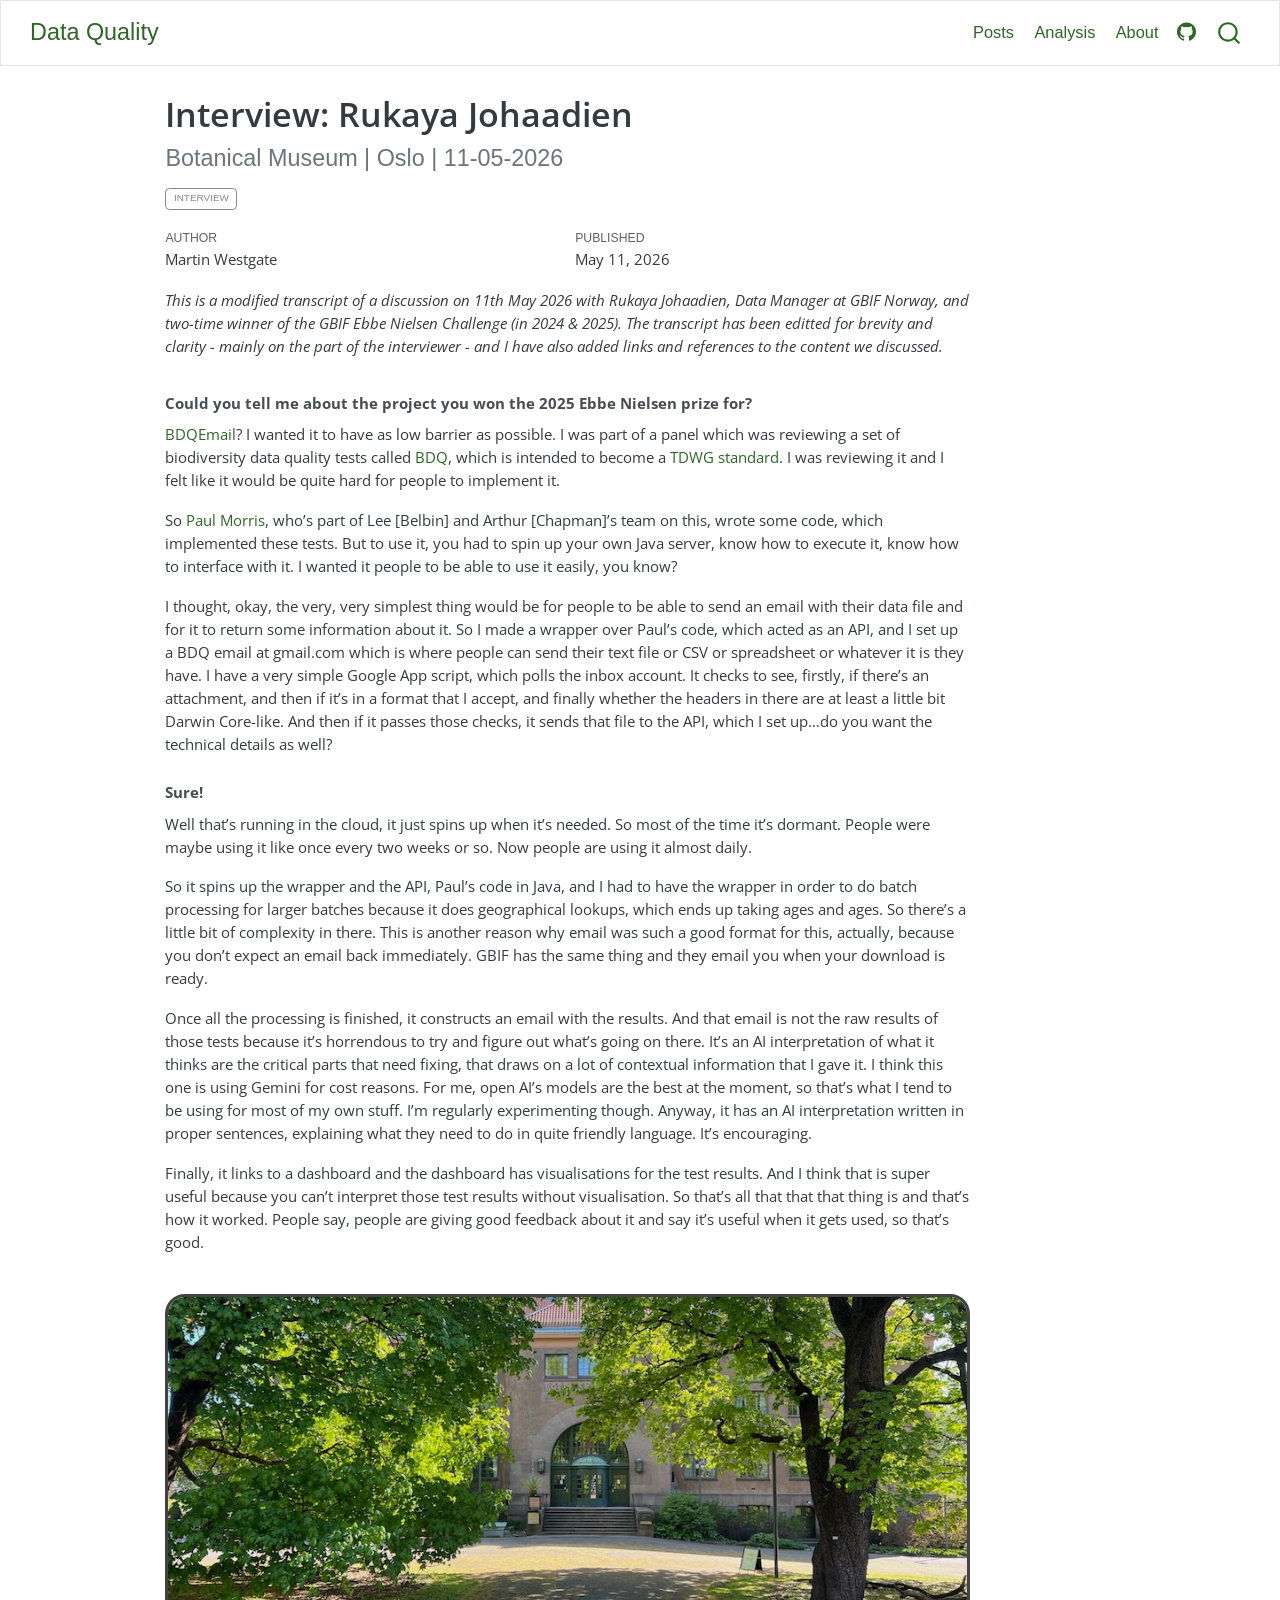
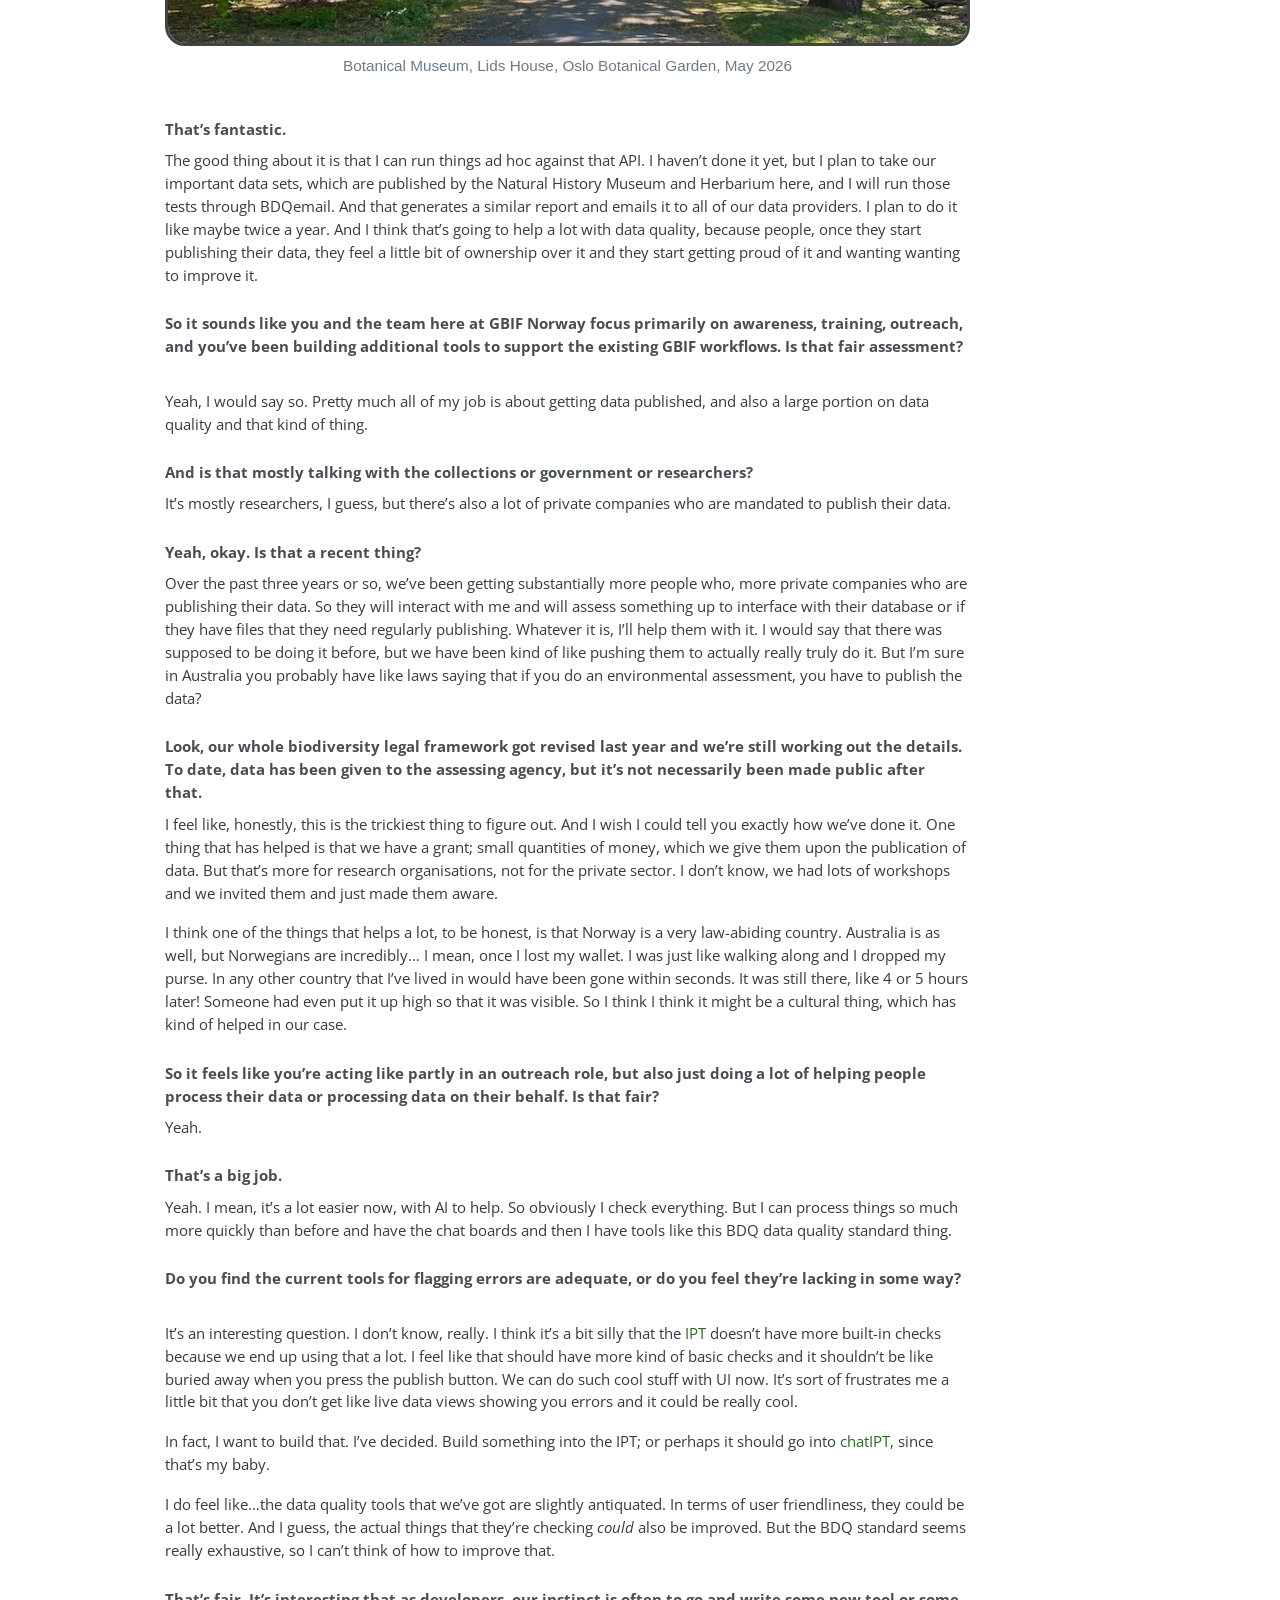
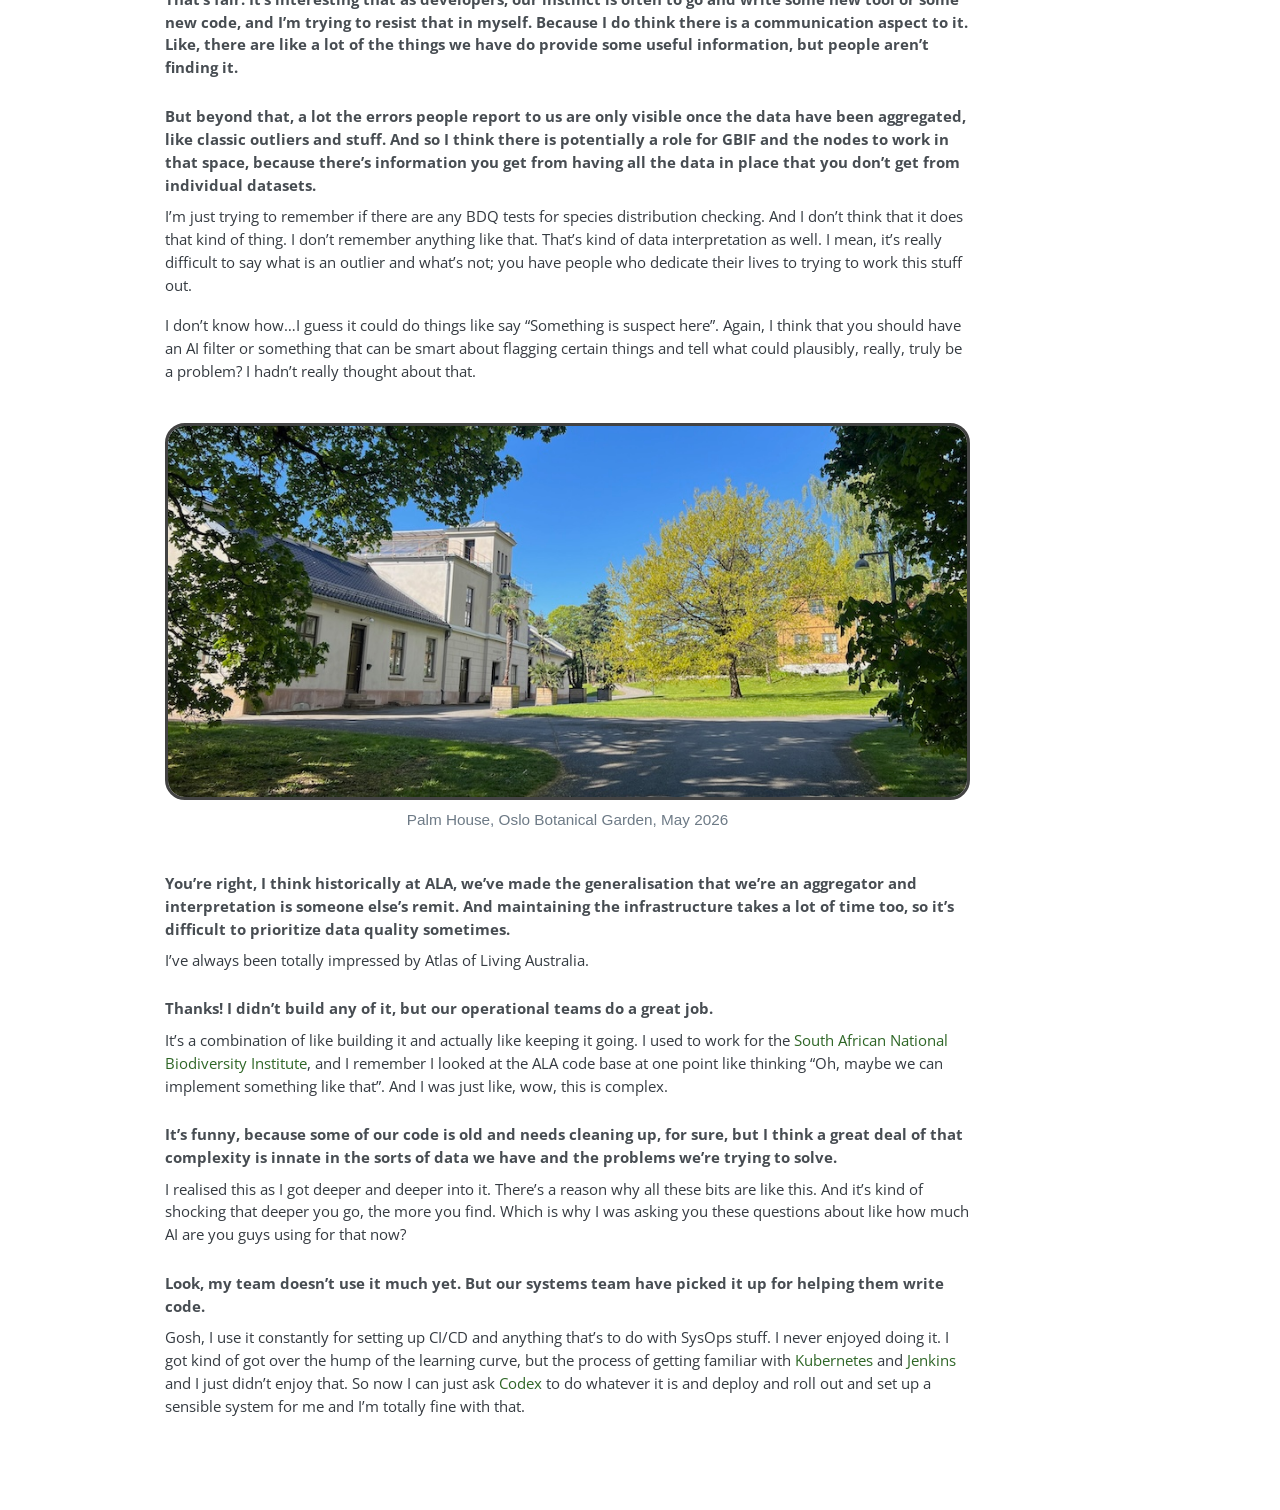
<file: posts/2026-05-11_Rukaya_Johaadien/index.html>
<!DOCTYPE html>
<html xmlns="http://www.w3.org/1999/xhtml" lang="en" xml:lang="en"><head>

<meta charset="utf-8">
<meta name="generator" content="quarto-1.9.37">

<meta name="viewport" content="width=device-width, initial-scale=1.0, user-scalable=yes">

<meta name="author" content="Martin Westgate">
<meta name="dcterms.date" content="2026-05-11">

<title>Interview: Rukaya Johaadien – Data Quality</title>
<style>
/* Default styles provided by pandoc.
** See https://pandoc.org/MANUAL.html#variables-for-html for config info.
*/
code{white-space: pre-wrap;}
span.smallcaps{font-variant: small-caps;}
div.columns{display: flex; gap: min(4vw, 1.5em);}
div.column{flex: auto; overflow-x: auto;}
div.hanging-indent{margin-left: 1.5em; text-indent: -1.5em;}
ul.task-list{list-style: none;}
ul.task-list li input[type="checkbox"] {
  width: 0.8em;
  margin: 0 0.8em 0.2em -1em; /* quarto-specific, see https://github.com/quarto-dev/quarto-cli/issues/4556 */ 
  vertical-align: middle;
}
</style>


<script src="../../site_libs/quarto-nav/quarto-nav.js"></script>
<script src="../../site_libs/quarto-nav/headroom.min.js"></script>
<script src="../../site_libs/clipboard/clipboard.min.js"></script>
<script src="../../site_libs/quarto-search/autocomplete.umd.js"></script>
<script src="../../site_libs/quarto-search/fuse.min.js"></script>
<script src="../../site_libs/quarto-search/quarto-search.js"></script>
<meta name="quarto:offset" content="../../">
<script src="../../site_libs/quarto-html/quarto.js" type="module"></script>
<script src="../../site_libs/quarto-html/tabsets/tabsets.js" type="module"></script>
<script src="../../site_libs/quarto-html/popper.min.js"></script>
<script src="../../site_libs/quarto-html/tippy.umd.min.js"></script>
<script src="../../site_libs/quarto-html/anchor.min.js"></script>
<link href="../../site_libs/quarto-html/tippy.css" rel="stylesheet">
<link href="../../site_libs/quarto-html/quarto-syntax-highlighting-8f68c619070a9997a612f17db9fc177b.css" rel="stylesheet" id="quarto-text-highlighting-styles">
<script src="../../site_libs/bootstrap/bootstrap.min.js"></script>
<link href="../../site_libs/bootstrap/bootstrap-icons.css" rel="stylesheet">
<link href="../../site_libs/bootstrap/bootstrap-2edee8771fb2c9d0b1341ff95c2b99e8.min.css" rel="stylesheet" append-hash="true" id="quarto-bootstrap" data-mode="light">
<script id="quarto-search-options" type="application/json">{
  "location": "navbar",
  "copy-button": false,
  "collapse-after": 3,
  "panel-placement": "end",
  "type": "overlay",
  "limit": 50,
  "keyboard-shortcut": [
    "f",
    "/",
    "s"
  ],
  "show-item-context": false,
  "language": {
    "search-no-results-text": "No results",
    "search-matching-documents-text": "matching documents",
    "search-copy-link-title": "Copy link to search",
    "search-hide-matches-text": "Hide additional matches",
    "search-more-match-text": "more match in this document",
    "search-more-matches-text": "more matches in this document",
    "search-clear-button-title": "Clear",
    "search-text-placeholder": "",
    "search-detached-cancel-button-title": "Cancel",
    "search-submit-button-title": "Submit",
    "search-label": "Search"
  }
}</script>
<!-- Privacy-friendly analytics by Plausible -->
<script async="" src="https://plausible.io/js/pa-QZEpD3zoHxPkIZnzqvonE.js"></script>
<script>
  window.plausible=window.plausible||function(){(plausible.q=plausible.q||[]).push(arguments)},plausible.init=plausible.init||function(i){plausible.o=i||{}};
  plausible.init()
</script>


<link rel="stylesheet" href="../../styles.css">
<meta property="og:title" content="Interview: Rukaya Johaadien – Data Quality">
<meta property="og:description" content="Botanical Museum | Oslo | 11-05-2026">
<meta property="og:image" content="https://mjwestgate.github.io/dataquality/posts/2026-05-11_Rukaya_Johaadien/Rukaya_Johaadien.png">
<meta property="og:site_name" content="Data Quality">
<meta property="og:image:height" content="324">
<meta property="og:image:width" content="300">
</head>

<body class="nav-fixed quarto-light">

<div id="quarto-search-results"></div>
  <header id="quarto-header" class="headroom fixed-top">
    <nav class="navbar navbar-expand-lg " data-bs-theme="dark">
      <div class="navbar-container container-fluid">
      <div class="navbar-brand-container mx-auto">
    <a class="navbar-brand" href="../../index.html">
    <span class="navbar-title">Data Quality</span>
    </a>
  </div>
            <div id="quarto-search" class="" title="Search"></div>
          <button class="navbar-toggler" type="button" data-bs-toggle="collapse" data-bs-target="#navbarCollapse" aria-controls="navbarCollapse" role="menu" aria-expanded="false" aria-label="Toggle navigation" onclick="if (window.quartoToggleHeadroom) { window.quartoToggleHeadroom(); }">
  <span class="navbar-toggler-icon"></span>
</button>
          <div class="collapse navbar-collapse" id="navbarCollapse">
            <ul class="navbar-nav navbar-nav-scroll ms-auto">
  <li class="nav-item">
    <a class="nav-link" href="../../posts.html"> 
<span class="menu-text">Posts</span></a>
  </li>  
  <li class="nav-item">
    <a class="nav-link" href="../../analysis.html"> 
<span class="menu-text">Analysis</span></a>
  </li>  
  <li class="nav-item">
    <a class="nav-link" href="https://martinwestgate.com/"> 
<span class="menu-text">About</span></a>
  </li>  
  <li class="nav-item compact">
    <a class="nav-link" href="https://github.com/mjwestgate/dataquality"> <i class="bi bi-github" role="img">
</i> 
<span class="menu-text"></span></a>
  </li>  
</ul>
          </div> <!-- /navcollapse -->
            <div class="quarto-navbar-tools">
</div>
      </div> <!-- /container-fluid -->
    </nav>
</header>
<!-- content -->
<div id="quarto-content" class="quarto-container page-columns page-rows-contents page-layout-article page-navbar">
<!-- sidebar -->
<!-- margin-sidebar -->
    <div id="quarto-margin-sidebar" class="sidebar margin-sidebar zindex-bottom">
        
    </div>
<!-- main -->
<main class="content" id="quarto-document-content">

<header id="title-block-header" class="quarto-title-block default">
<div class="quarto-title">
<h1 class="title">Interview: Rukaya Johaadien</h1>
<p class="subtitle lead">Botanical Museum | Oslo | 11-05-2026</p>
  <div class="quarto-categories">
    <div class="quarto-category">Interview</div>
  </div>
  </div>



<div class="quarto-title-meta">

    <div>
    <div class="quarto-title-meta-heading">Author</div>
    <div class="quarto-title-meta-contents">
             <p>Martin Westgate </p>
          </div>
  </div>
    
    <div>
    <div class="quarto-title-meta-heading">Published</div>
    <div class="quarto-title-meta-contents">
      <p class="date">May 11, 2026</p>
    </div>
  </div>
  
    
  </div>
  


</header>


<p><em>This is a modified transcript of a discussion on 11th May 2026 with Rukaya Johaadien, Data Manager at GBIF Norway, and two-time winner of the GBIF Ebbe Nielsen Challenge (in 2024 &amp; 2025). The transcript has been editted for brevity and clarity - mainly on the part of the interviewer - and I have also added links and references to the content we discussed.</em></p>
<section id="could-you-tell-me-about-the-project-you-won-the-2025-ebbe-nielsen-prize-for" class="level4">
<h4 class="anchored" data-anchor-id="could-you-tell-me-about-the-project-you-won-the-2025-ebbe-nielsen-prize-for">Could you tell me about the project you won the 2025 Ebbe Nielsen prize for?</h4>
<p><a href="https://github.com/gbif-norway/bdq-multirecord-agent">BDQEmail</a>? I wanted it to have as low barrier as possible. I was part of a panel which was reviewing a set of biodiversity data quality tests called <a href="https://github.com/tdwg/bdq">BDQ</a>, which is intended to become a <a href="https://www.tdwg.org/community/bdq/">TDWG standard</a>. I was reviewing it and I felt like it would be quite hard for people to implement it.</p>
<p>So <a href="https://www.mcz.harvard.edu/people/paul-j-morris">Paul Morris</a>, who’s part of Lee [Belbin] and Arthur [Chapman]’s team on this, wrote some code, which implemented these tests. But to use it, you had to spin up your own Java server, know how to execute it, know how to interface with it. I wanted it people to be able to use it easily, you know?</p>
<p>I thought, okay, the very, very simplest thing would be for people to be able to send an email with their data file and for it to return some information about it. So I made a wrapper over Paul’s code, which acted as an API, and I set up a BDQ email at gmail.com which is where people can send their text file or CSV or spreadsheet or whatever it is they have. I have a very simple Google App script, which polls the inbox account. It checks to see, firstly, if there’s an attachment, and then if it’s in a format that I accept, and finally whether the headers in there are at least a little bit Darwin Core-like. And then if it passes those checks, it sends that file to the API, which I set up…do you want the technical details as well?</p>
</section>
<section id="sure" class="level4">
<h4 class="anchored" data-anchor-id="sure">Sure!</h4>
<p>Well that’s running in the cloud, it just spins up when it’s needed. So most of the time it’s dormant. People were maybe using it like once every two weeks or so. Now people are using it almost daily.</p>
<p>So it spins up the wrapper and the API, Paul’s code in Java, and I had to have the wrapper in order to do batch processing for larger batches because it does geographical lookups, which ends up taking ages and ages. So there’s a little bit of complexity in there. This is another reason why email was such a good format for this, actually, because you don’t expect an email back immediately. GBIF has the same thing and they email you when your download is ready.</p>
<p>Once all the processing is finished, it constructs an email with the results. And that email is not the raw results of those tests because it’s horrendous to try and figure out what’s going on there. It’s an AI interpretation of what it thinks are the critical parts that need fixing, that draws on a lot of contextual information that I gave it. I think this one is using Gemini for cost reasons. For me, open AI’s models are the best at the moment, so that’s what I tend to be using for most of my own stuff. I’m regularly experimenting though. Anyway, it has an AI interpretation written in proper sentences, explaining what they need to do in quite friendly language. It’s encouraging.</p>
<p>Finally, it links to a dashboard and the dashboard has visualisations for the test results. And I think that is super useful because you can’t interpret those test results without visualisation. So that’s all that that that thing is and that’s how it worked. People say, people are giving good feedback about it and say it’s useful when it gets used, so that’s good.</p>
<figure class="figure">
<img src="Lids_House_Oslo_May2026.jpeg" class="img-fluid figure-img img-rounded" style="width:100%">
<figcaption>
Botanical Museum, Lids House, Oslo Botanical Garden, May 2026
</figcaption>
</figure>
</section>
<section id="thats-fantastic." class="level4">
<h4 class="anchored" data-anchor-id="thats-fantastic.">That’s fantastic.</h4>
<p>The good thing about it is that I can run things ad hoc against that API. I haven’t done it yet, but I plan to take our important data sets, which are published by the Natural History Museum and Herbarium here, and I will run those tests through BDQemail. And that generates a similar report and emails it to all of our data providers. I plan to do it like maybe twice a year. And I think that’s going to help a lot with data quality, because people, once they start publishing their data, they feel a little bit of ownership over it and they start getting proud of it and wanting wanting to improve it.</p>
</section>
<section id="so-it-sounds-like-you-and-the-team-here-at-gbif-norway-focus-primarily-on-awareness-training-outreach-and-youve-been-building-additional-tools-to-support-the-existing-gbif-workflows.-is-that-fair-assessment" class="level4">
<h4 class="anchored" data-anchor-id="so-it-sounds-like-you-and-the-team-here-at-gbif-norway-focus-primarily-on-awareness-training-outreach-and-youve-been-building-additional-tools-to-support-the-existing-gbif-workflows.-is-that-fair-assessment">So it sounds like you and the team here at GBIF Norway focus primarily on awareness, training, outreach, and you’ve been building additional tools to support the existing GBIF workflows. Is that fair assessment?</h4>
<p>Yeah, I would say so. Pretty much all of my job is about getting data published, and also a large portion on data quality and that kind of thing.</p>
</section>
<section id="and-is-that-mostly-talking-with-the-collections-or-government-or-researchers" class="level4">
<h4 class="anchored" data-anchor-id="and-is-that-mostly-talking-with-the-collections-or-government-or-researchers">And is that mostly talking with the collections or government or researchers?</h4>
<p>It’s mostly researchers, I guess, but there’s also a lot of private companies who are mandated to publish their data.</p>
</section>
<section id="yeah-okay.-is-that-a-recent-thing" class="level4">
<h4 class="anchored" data-anchor-id="yeah-okay.-is-that-a-recent-thing">Yeah, okay. Is that a recent thing?</h4>
<p>Over the past three years or so, we’ve been getting substantially more people who, more private companies who are publishing their data. So they will interact with me and will assess something up to interface with their database or if they have files that they need regularly publishing. Whatever it is, I’ll help them with it. I would say that there was supposed to be doing it before, but we have been kind of like pushing them to actually really truly do it. But I’m sure in Australia you probably have like laws saying that if you do an environmental assessment, you have to publish the data?</p>
</section>
<section id="look-our-whole-biodiversity-legal-framework-got-revised-last-year-and-were-still-working-out-the-details.-to-date-data-has-been-given-to-the-assessing-agency-but-its-not-necessarily-been-made-public-after-that." class="level4">
<h4 class="anchored" data-anchor-id="look-our-whole-biodiversity-legal-framework-got-revised-last-year-and-were-still-working-out-the-details.-to-date-data-has-been-given-to-the-assessing-agency-but-its-not-necessarily-been-made-public-after-that.">Look, our whole biodiversity legal framework got revised last year and we’re still working out the details. To date, data has been given to the assessing agency, but it’s not necessarily been made public after that.</h4>
<p>I feel like, honestly, this is the trickiest thing to figure out. And I wish I could tell you exactly how we’ve done it. One thing that has helped is that we have a grant; small quantities of money, which we give them upon the publication of data. But that’s more for research organisations, not for the private sector. I don’t know, we had lots of workshops and we invited them and just made them aware.</p>
<p>I think one of the things that helps a lot, to be honest, is that Norway is a very law-abiding country. Australia is as well, but Norwegians are incredibly… I mean, once I lost my wallet. I was just like walking along and I dropped my purse. In any other country that I’ve lived in would have been gone within seconds. It was still there, like 4 or 5 hours later! Someone had even put it up high so that it was visible. So I think I think it might be a cultural thing, which has kind of helped in our case.</p>
</section>
<section id="so-it-feels-like-youre-acting-like-partly-in-an-outreach-role-but-also-just-doing-a-lot-of-helping-people-process-their-data-or-processing-data-on-their-behalf.-is-that-fair" class="level4">
<h4 class="anchored" data-anchor-id="so-it-feels-like-youre-acting-like-partly-in-an-outreach-role-but-also-just-doing-a-lot-of-helping-people-process-their-data-or-processing-data-on-their-behalf.-is-that-fair">So it feels like you’re acting like partly in an outreach role, but also just doing a lot of helping people process their data or processing data on their behalf. Is that fair?</h4>
<p>Yeah.</p>
</section>
<section id="thats-a-big-job." class="level4">
<h4 class="anchored" data-anchor-id="thats-a-big-job.">That’s a big job.</h4>
<p>Yeah. I mean, it’s a lot easier now, with AI to help. So obviously I check everything. But I can process things so much more quickly than before and have the chat boards and then I have tools like this BDQ data quality standard thing.</p>
</section>
<section id="do-you-find-the-current-tools-for-flagging-errors-are-adequate-or-do-you-feel-theyre-lacking-in-some-way" class="level4">
<h4 class="anchored" data-anchor-id="do-you-find-the-current-tools-for-flagging-errors-are-adequate-or-do-you-feel-theyre-lacking-in-some-way">Do you find the current tools for flagging errors are adequate, or do you feel they’re lacking in some way?</h4>
<p>It’s an interesting question. I don’t know, really. I think it’s a bit silly that the <a href="https://ipt.gbif.org/manual/en/ipt/latest/">IPT</a> doesn’t have more built-in checks because we end up using that a lot. I feel like that should have more kind of basic checks and it shouldn’t be like buried away when you press the publish button. We can do such cool stuff with UI now. It’s sort of frustrates me a little bit that you don’t get like live data views showing you errors and it could be really cool.</p>
<p>In fact, I want to build that. I’ve decided. Build something into the IPT; or perhaps it should go into <a href="https://chatipt.svc.gbif.no">chatIPT</a>, since that’s my baby.</p>
<p>I do feel like…the data quality tools that we’ve got are slightly antiquated. In terms of user friendliness, they could be a lot better. And I guess, the actual things that they’re checking <em>could</em> also be improved. But the BDQ standard seems really exhaustive, so I can’t think of how to improve that.</p>
</section>
<section id="thats-fair.-its-interesting-that-as-developers-our-instinct-is-often-to-go-and-write-some-new-tool-or-some-new-code-and-im-trying-to-resist-that-in-myself.-because-i-do-think-there-is-a-communication-aspect-to-it.-like-there-are-like-a-lot-of-the-things-we-have-do-provide-some-useful-information-but-people-arent-finding-it." class="level4">
<h4 class="anchored" data-anchor-id="thats-fair.-its-interesting-that-as-developers-our-instinct-is-often-to-go-and-write-some-new-tool-or-some-new-code-and-im-trying-to-resist-that-in-myself.-because-i-do-think-there-is-a-communication-aspect-to-it.-like-there-are-like-a-lot-of-the-things-we-have-do-provide-some-useful-information-but-people-arent-finding-it.">That’s fair. It’s interesting that as developers, our instinct is often to go and write some new tool or some new code, and I’m trying to resist that in myself. Because I do think there is a communication aspect to it. Like, there are like a lot of the things we have do provide some useful information, but people aren’t finding it.</h4>
</section>
<section id="but-beyond-that-a-lot-the-errors-people-report-to-us-are-only-visible-once-the-data-have-been-aggregated-like-classic-outliers-and-stuff.[base64]." class="level4">
<h4 class="anchored" data-anchor-id="but-beyond-that-a-lot-the-errors-people-report-to-us-are-only-visible-once-the-data-have-been-aggregated-like-classic-outliers-and-stuff.[base64].">But beyond that, a lot the errors people report to us are only visible once the data have been aggregated, like classic outliers and stuff. And so I think there is potentially a role for GBIF and the nodes to work in that space, because there’s information you get from having all the data in place that you don’t get from individual datasets.</h4>
<p>I’m just trying to remember if there are any BDQ tests for species distribution checking. And I don’t think that it does that kind of thing. I don’t remember anything like that. That’s kind of data interpretation as well. I mean, it’s really difficult to say what is an outlier and what’s not; you have people who dedicate their lives to trying to work this stuff out.</p>
<p>I don’t know how…I guess it could do things like say “Something is suspect here”. Again, I think that you should have an AI filter or something that can be smart about flagging certain things and tell what could plausibly, really, truly be a problem? I hadn’t really thought about that.</p>
<figure class="figure">
<img src="Palm_House_Oslo_May2026.jpeg" class="img-fluid figure-img img-rounded" style="width:100%">
<figcaption>
Palm House, Oslo Botanical Garden, May 2026
</figcaption>
</figure>
</section>
<section id="youre-right-i-think-historically-at-ala-weve-made-the-generalisation-that-were-an-aggregator-and-interpretation-is-someone-elses-remit.-and-maintaining-the-infrastructure-takes-a-lot-of-time-too-so-its-difficult-to-prioritize-data-quality-sometimes." class="level4">
<h4 class="anchored" data-anchor-id="youre-right-i-think-historically-at-ala-weve-made-the-generalisation-that-were-an-aggregator-and-interpretation-is-someone-elses-remit.-and-maintaining-the-infrastructure-takes-a-lot-of-time-too-so-its-difficult-to-prioritize-data-quality-sometimes.">You’re right, I think historically at ALA, we’ve made the generalisation that we’re an aggregator and interpretation is someone else’s remit. And maintaining the infrastructure takes a lot of time too, so it’s difficult to prioritize data quality sometimes.</h4>
<p>I’ve always been totally impressed by Atlas of Living Australia.</p>
</section>
<section id="thanks-i-didnt-build-any-of-it-but-our-operational-teams-do-a-great-job." class="level4">
<h4 class="anchored" data-anchor-id="thanks-i-didnt-build-any-of-it-but-our-operational-teams-do-a-great-job.">Thanks! I didn’t build any of it, but our operational teams do a great job.</h4>
<p>It’s a combination of like building it and actually like keeping it going. I used to work for the <a href="https://www.sanbi.org">South African National Biodiversity Institute</a>, and I remember I looked at the ALA code base at one point like thinking “Oh, maybe we can implement something like that”. And I was just like, wow, this is complex.</p>
</section>
<section id="its-funny-because-some-of-our-code-is-old-and-needs-cleaning-up-for-sure-but-i-think-a-great-deal-of-that-complexity-is-innate-in-the-sorts-of-data-we-have-and-the-problems-were-trying-to-solve." class="level4">
<h4 class="anchored" data-anchor-id="its-funny-because-some-of-our-code-is-old-and-needs-cleaning-up-for-sure-but-i-think-a-great-deal-of-that-complexity-is-innate-in-the-sorts-of-data-we-have-and-the-problems-were-trying-to-solve.">It’s funny, because some of our code is old and needs cleaning up, for sure, but I think a great deal of that complexity is innate in the sorts of data we have and the problems we’re trying to solve.</h4>
<p>I realised this as I got deeper and deeper into it. There’s a reason why all these bits are like this. And it’s kind of shocking that deeper you go, the more you find. Which is why I was asking you these questions about like how much AI are you guys using for that now?</p>
</section>
<section id="look-my-team-doesnt-use-it-much-yet.-but-our-systems-team-have-picked-it-up-for-helping-them-write-code." class="level4">
<h4 class="anchored" data-anchor-id="look-my-team-doesnt-use-it-much-yet.-but-our-systems-team-have-picked-it-up-for-helping-them-write-code.">Look, my team doesn’t use it much yet. But our systems team have picked it up for helping them write code.</h4>
<p>Gosh, I use it constantly for setting up CI/CD and anything that’s to do with SysOps stuff. I never enjoyed doing it. I got kind of got over the hump of the learning curve, but the process of getting familiar with <a href="https://kubernetes.io">Kubernetes</a> and <a href="https://www.jenkins.io">Jenkins</a> and I just didn’t enjoy that. So now I can just ask <a href="https://openai.com/codex/">Codex</a> to do whatever it is and deploy and roll out and set up a sensible system for me and I’m totally fine with that.</p>


</section>

</main> <!-- /main -->
<script id="quarto-html-after-body" type="application/javascript">
  window.document.addEventListener("DOMContentLoaded", function (event) {
    const icon = "";
    const anchorJS = new window.AnchorJS();
    anchorJS.options = {
      placement: 'right',
      icon: icon
    };
    anchorJS.add('.anchored');
    const isCodeAnnotation = (el) => {
      for (const clz of el.classList) {
        if (clz.startsWith('code-annotation-')) {                     
          return true;
        }
      }
      return false;
    }
    const onCopySuccess = function(e) {
      // button target
      const button = e.trigger;
      // don't keep focus
      button.blur();
      // flash "checked"
      button.classList.add('code-copy-button-checked');
      var currentTitle = button.getAttribute("title");
      button.setAttribute("title", "Copied!");
      let tooltip;
      if (window.bootstrap) {
        button.setAttribute("data-bs-toggle", "tooltip");
        button.setAttribute("data-bs-placement", "left");
        button.setAttribute("data-bs-title", "Copied!");
        tooltip = new bootstrap.Tooltip(button, 
          { trigger: "manual", 
            customClass: "code-copy-button-tooltip",
            offset: [0, -8]});
        tooltip.show();    
      }
      setTimeout(function() {
        if (tooltip) {
          tooltip.hide();
          button.removeAttribute("data-bs-title");
          button.removeAttribute("data-bs-toggle");
          button.removeAttribute("data-bs-placement");
        }
        button.setAttribute("title", currentTitle);
        button.classList.remove('code-copy-button-checked');
      }, 1000);
      // clear code selection
      e.clearSelection();
    }
    const getTextToCopy = function(trigger) {
      const outerScaffold = trigger.parentElement.cloneNode(true);
      const codeEl = outerScaffold.querySelector('code');
      for (const childEl of codeEl.children) {
        if (isCodeAnnotation(childEl)) {
          childEl.remove();
        }
      }
      return codeEl.innerText;
    }
    const clipboard = new window.ClipboardJS('.code-copy-button:not([data-in-quarto-modal])', {
      text: getTextToCopy
    });
    clipboard.on('success', onCopySuccess);
    if (window.document.getElementById('quarto-embedded-source-code-modal')) {
      const clipboardModal = new window.ClipboardJS('.code-copy-button[data-in-quarto-modal]', {
        text: getTextToCopy,
        container: window.document.getElementById('quarto-embedded-source-code-modal')
      });
      clipboardModal.on('success', onCopySuccess);
    }
      var localhostRegex = new RegExp(/^(?:http|https):\/\/localhost\:?[0-9]*\//);
      var mailtoRegex = new RegExp(/^mailto:/);
        var filterRegex = new RegExp("https:\/\/mjwestgate\.github\.io\/dataquality\/");
      var isInternal = (href) => {
          return filterRegex.test(href) || localhostRegex.test(href) || mailtoRegex.test(href);
      }
      // Inspect non-navigation links and adorn them if external
     var links = window.document.querySelectorAll('a[href]:not(.nav-link):not(.navbar-brand):not(.toc-action):not(.sidebar-link):not(.sidebar-item-toggle):not(.pagination-link):not(.no-external):not([aria-hidden]):not(.dropdown-item):not(.quarto-navigation-tool):not(.about-link)');
      for (var i=0; i<links.length; i++) {
        const link = links[i];
        if (!isInternal(link.href)) {
          // undo the damage that might have been done by quarto-nav.js in the case of
          // links that we want to consider external
          if (link.dataset.originalHref !== undefined) {
            link.href = link.dataset.originalHref;
          }
        }
      }
    function tippyHover(el, contentFn, onTriggerFn, onUntriggerFn) {
      const config = {
        allowHTML: true,
        maxWidth: 500,
        delay: 100,
        arrow: false,
        appendTo: function(el) {
            return el.parentElement;
        },
        interactive: true,
        interactiveBorder: 10,
        theme: 'quarto',
        placement: 'bottom-start',
      };
      if (contentFn) {
        config.content = contentFn;
      }
      if (onTriggerFn) {
        config.onTrigger = onTriggerFn;
      }
      if (onUntriggerFn) {
        config.onUntrigger = onUntriggerFn;
      }
      window.tippy(el, config); 
    }
    const noterefs = window.document.querySelectorAll('a[role="doc-noteref"]');
    for (var i=0; i<noterefs.length; i++) {
      const ref = noterefs[i];
      tippyHover(ref, function() {
        // use id or data attribute instead here
        let href = ref.getAttribute('data-footnote-href') || ref.getAttribute('href');
        try { href = new URL(href).hash; } catch {}
        const id = href.replace(/^#\/?/, "");
        const note = window.document.getElementById(id);
        if (note) {
          return note.innerHTML;
        } else {
          return "";
        }
      });
    }
    const xrefs = window.document.querySelectorAll('a.quarto-xref');
    const processXRef = (id, note) => {
      // Strip column container classes
      const stripColumnClz = (el) => {
        el.classList.remove("page-full", "page-columns");
        if (el.children) {
          for (const child of el.children) {
            stripColumnClz(child);
          }
        }
      }
      stripColumnClz(note)
      if (id === null || id.startsWith('sec-')) {
        // Special case sections, only their first couple elements
        const container = document.createElement("div");
        if (note.children && note.children.length > 2) {
          container.appendChild(note.children[0].cloneNode(true));
          for (let i = 1; i < note.children.length; i++) {
            const child = note.children[i];
            if (child.tagName === "P" && child.innerText === "") {
              continue;
            } else {
              container.appendChild(child.cloneNode(true));
              break;
            }
          }
          if (window.Quarto?.typesetMath) {
            window.Quarto.typesetMath(container);
          }
          return container.innerHTML
        } else {
          if (window.Quarto?.typesetMath) {
            window.Quarto.typesetMath(note);
          }
          return note.innerHTML;
        }
      } else {
        // Remove any anchor links if they are present
        const anchorLink = note.querySelector('a.anchorjs-link');
        if (anchorLink) {
          anchorLink.remove();
        }
        if (window.Quarto?.typesetMath) {
          window.Quarto.typesetMath(note);
        }
        if (note.classList.contains("callout")) {
          return note.outerHTML;
        } else {
          return note.innerHTML;
        }
      }
    }
    for (var i=0; i<xrefs.length; i++) {
      const xref = xrefs[i];
      tippyHover(xref, undefined, function(instance) {
        instance.disable();
        let url = xref.getAttribute('href');
        let hash = undefined; 
        if (url.startsWith('#')) {
          hash = url;
        } else {
          try { hash = new URL(url).hash; } catch {}
        }
        if (hash) {
          const id = hash.replace(/^#\/?/, "");
          const note = window.document.getElementById(id);
          if (note !== null) {
            try {
              const html = processXRef(id, note.cloneNode(true));
              instance.setContent(html);
            } finally {
              instance.enable();
              instance.show();
            }
          } else {
            // See if we can fetch this
            fetch(url.split('#')[0])
            .then(res => res.text())
            .then(html => {
              const parser = new DOMParser();
              const htmlDoc = parser.parseFromString(html, "text/html");
              const note = htmlDoc.getElementById(id);
              if (note !== null) {
                const html = processXRef(id, note);
                instance.setContent(html);
              } 
            }).finally(() => {
              instance.enable();
              instance.show();
            });
          }
        } else {
          // See if we can fetch a full url (with no hash to target)
          // This is a special case and we should probably do some content thinning / targeting
          fetch(url)
          .then(res => res.text())
          .then(html => {
            const parser = new DOMParser();
            const htmlDoc = parser.parseFromString(html, "text/html");
            const note = htmlDoc.querySelector('main.content');
            if (note !== null) {
              // This should only happen for chapter cross references
              // (since there is no id in the URL)
              // remove the first header
              if (note.children.length > 0 && note.children[0].tagName === "HEADER") {
                note.children[0].remove();
              }
              const html = processXRef(null, note);
              instance.setContent(html);
            } 
          }).finally(() => {
            instance.enable();
            instance.show();
          });
        }
      }, function(instance) {
      });
    }
        let selectedAnnoteEl;
        const selectorForAnnotation = ( cell, annotation) => {
          let cellAttr = 'data-code-cell="' + cell + '"';
          let lineAttr = 'data-code-annotation="' +  annotation + '"';
          const selector = 'span[' + cellAttr + '][' + lineAttr + ']';
          return selector;
        }
        const selectCodeLines = (annoteEl) => {
          const doc = window.document;
          const targetCell = annoteEl.getAttribute("data-target-cell");
          const targetAnnotation = annoteEl.getAttribute("data-target-annotation");
          const annoteSpan = window.document.querySelector(selectorForAnnotation(targetCell, targetAnnotation));
          const lines = annoteSpan.getAttribute("data-code-lines").split(",");
          const lineIds = lines.map((line) => {
            return targetCell + "-" + line;
          })
          let top = null;
          let height = null;
          let parent = null;
          if (lineIds.length > 0) {
              //compute the position of the single el (top and bottom and make a div)
              const el = window.document.getElementById(lineIds[0]);
              top = el.offsetTop;
              height = el.offsetHeight;
              parent = el.parentElement.parentElement;
            if (lineIds.length > 1) {
              const lastEl = window.document.getElementById(lineIds[lineIds.length - 1]);
              const bottom = lastEl.offsetTop + lastEl.offsetHeight;
              height = bottom - top;
            }
            if (top !== null && height !== null && parent !== null) {
              // cook up a div (if necessary) and position it 
              let div = window.document.getElementById("code-annotation-line-highlight");
              if (div === null) {
                div = window.document.createElement("div");
                div.setAttribute("id", "code-annotation-line-highlight");
                div.style.position = 'absolute';
                parent.appendChild(div);
              }
              div.style.top = top - 2 + "px";
              div.style.height = height + 4 + "px";
              div.style.left = 0;
              let gutterDiv = window.document.getElementById("code-annotation-line-highlight-gutter");
              if (gutterDiv === null) {
                gutterDiv = window.document.createElement("div");
                gutterDiv.setAttribute("id", "code-annotation-line-highlight-gutter");
                gutterDiv.style.position = 'absolute';
                const codeCell = window.document.getElementById(targetCell);
                const gutter = codeCell.querySelector('.code-annotation-gutter');
                gutter.appendChild(gutterDiv);
              }
              gutterDiv.style.top = top - 2 + "px";
              gutterDiv.style.height = height + 4 + "px";
            }
            selectedAnnoteEl = annoteEl;
          }
        };
        const unselectCodeLines = () => {
          const elementsIds = ["code-annotation-line-highlight", "code-annotation-line-highlight-gutter"];
          elementsIds.forEach((elId) => {
            const div = window.document.getElementById(elId);
            if (div) {
              div.remove();
            }
          });
          selectedAnnoteEl = undefined;
        };
          // Handle positioning of the toggle
      window.addEventListener(
        "resize",
        throttle(() => {
          elRect = undefined;
          if (selectedAnnoteEl) {
            selectCodeLines(selectedAnnoteEl);
          }
        }, 10)
      );
      function throttle(fn, ms) {
      let throttle = false;
      let timer;
        return (...args) => {
          if(!throttle) { // first call gets through
              fn.apply(this, args);
              throttle = true;
          } else { // all the others get throttled
              if(timer) clearTimeout(timer); // cancel #2
              timer = setTimeout(() => {
                fn.apply(this, args);
                timer = throttle = false;
              }, ms);
          }
        };
      }
        // Attach click handler to the DT
        const annoteDls = window.document.querySelectorAll('dt[data-target-cell]');
        for (const annoteDlNode of annoteDls) {
          annoteDlNode.addEventListener('click', (event) => {
            const clickedEl = event.target;
            if (clickedEl !== selectedAnnoteEl) {
              unselectCodeLines();
              const activeEl = window.document.querySelector('dt[data-target-cell].code-annotation-active');
              if (activeEl) {
                activeEl.classList.remove('code-annotation-active');
              }
              selectCodeLines(clickedEl);
              clickedEl.classList.add('code-annotation-active');
            } else {
              // Unselect the line
              unselectCodeLines();
              clickedEl.classList.remove('code-annotation-active');
            }
          });
        }
    const findCites = (el) => {
      const parentEl = el.parentElement;
      if (parentEl) {
        const cites = parentEl.dataset.cites;
        if (cites) {
          return {
            el,
            cites: cites.split(' ')
          };
        } else {
          return findCites(el.parentElement)
        }
      } else {
        return undefined;
      }
    };
    var bibliorefs = window.document.querySelectorAll('a[role="doc-biblioref"]');
    for (var i=0; i<bibliorefs.length; i++) {
      const ref = bibliorefs[i];
      const citeInfo = findCites(ref);
      if (citeInfo) {
        tippyHover(citeInfo.el, function() {
          var popup = window.document.createElement('div');
          citeInfo.cites.forEach(function(cite) {
            var citeDiv = window.document.createElement('div');
            citeDiv.classList.add('hanging-indent');
            citeDiv.classList.add('csl-entry');
            var biblioDiv = window.document.getElementById('ref-' + cite);
            if (biblioDiv) {
              citeDiv.innerHTML = biblioDiv.innerHTML;
            }
            popup.appendChild(citeDiv);
          });
          return popup.innerHTML;
        });
      }
    }
  });
  </script>
</div> <!-- /content -->




</body></html>
</file>
<file: site_libs/quarto-html/tippy.css>
.tippy-box[data-animation=fade][data-state=hidden]{opacity:0}[data-tippy-root]{max-width:calc(100vw - 10px)}.tippy-box{position:relative;background-color:#333;color:#fff;border-radius:4px;font-size:14px;line-height:1.4;white-space:normal;outline:0;transition-property:transform,visibility,opacity}.tippy-box[data-placement^=top]>.tippy-arrow{bottom:0}.tippy-box[data-placement^=top]>.tippy-arrow:before{bottom:-7px;left:0;border-width:8px 8px 0;border-top-color:initial;transform-origin:center top}.tippy-box[data-placement^=bottom]>.tippy-arrow{top:0}.tippy-box[data-placement^=bottom]>.tippy-arrow:before{top:-7px;left:0;border-width:0 8px 8px;border-bottom-color:initial;transform-origin:center bottom}.tippy-box[data-placement^=left]>.tippy-arrow{right:0}.tippy-box[data-placement^=left]>.tippy-arrow:before{border-width:8px 0 8px 8px;border-left-color:initial;right:-7px;transform-origin:center left}.tippy-box[data-placement^=right]>.tippy-arrow{left:0}.tippy-box[data-placement^=right]>.tippy-arrow:before{left:-7px;border-width:8px 8px 8px 0;border-right-color:initial;transform-origin:center right}.tippy-box[data-inertia][data-state=visible]{transition-timing-function:cubic-bezier(.54,1.5,.38,1.11)}.tippy-arrow{width:16px;height:16px;color:#333}.tippy-arrow:before{content:"";position:absolute;border-color:transparent;border-style:solid}.tippy-content{position:relative;padding:5px 9px;z-index:1}
</file>
<file: site_libs/quarto-html/quarto-syntax-highlighting-8f68c619070a9997a612f17db9fc177b.css>
/* quarto syntax highlight colors */
:root {
  --quarto-hl-ot-color: #003B4F;
  --quarto-hl-at-color: #657422;
  --quarto-hl-ss-color: #20794D;
  --quarto-hl-an-color: #5E5E5E;
  --quarto-hl-fu-color: #4758AB;
  --quarto-hl-st-color: #20794D;
  --quarto-hl-cf-color: #003B4F;
  --quarto-hl-op-color: #5E5E5E;
  --quarto-hl-er-color: #AD0000;
  --quarto-hl-bn-color: #AD0000;
  --quarto-hl-al-color: #AD0000;
  --quarto-hl-va-color: #111111;
  --quarto-hl-bu-color: inherit;
  --quarto-hl-ex-color: inherit;
  --quarto-hl-pp-color: #AD0000;
  --quarto-hl-in-color: #5E5E5E;
  --quarto-hl-vs-color: #20794D;
  --quarto-hl-wa-color: #5E5E5E;
  --quarto-hl-do-color: #5E5E5E;
  --quarto-hl-im-color: #00769E;
  --quarto-hl-ch-color: #20794D;
  --quarto-hl-dt-color: #AD0000;
  --quarto-hl-fl-color: #AD0000;
  --quarto-hl-co-color: #5E5E5E;
  --quarto-hl-cv-color: #5E5E5E;
  --quarto-hl-cn-color: #8f5902;
  --quarto-hl-sc-color: #5E5E5E;
  --quarto-hl-dv-color: #AD0000;
  --quarto-hl-kw-color: #003B4F;
}

/* other quarto variables */
:root {
  --quarto-font-monospace: "Fira Code", monospace;
}

/* syntax highlight based on Pandoc's rules */
pre > code.sourceCode > span {
  color: #003B4F;
}

code.sourceCode > span {
  color: #003B4F;
}

div.sourceCode,
div.sourceCode pre.sourceCode {
  color: #003B4F;
}

/* Normal */
code span {
  color: #003B4F;
}

/* Alert */
code span.al {
  color: #AD0000;
  font-style: inherit;
}

/* Annotation */
code span.an {
  color: #5E5E5E;
  font-style: inherit;
}

/* Attribute */
code span.at {
  color: #657422;
  font-style: inherit;
}

/* BaseN */
code span.bn {
  color: #AD0000;
  font-style: inherit;
}

/* BuiltIn */
code span.bu {
  font-style: inherit;
}

/* ControlFlow */
code span.cf {
  color: #003B4F;
  font-weight: bold;
  font-style: inherit;
}

/* Char */
code span.ch {
  color: #20794D;
  font-style: inherit;
}

/* Constant */
code span.cn {
  color: #8f5902;
  font-style: inherit;
}

/* Comment */
code span.co {
  color: #5E5E5E;
  font-style: inherit;
}

/* CommentVar */
code span.cv {
  color: #5E5E5E;
  font-style: italic;
}

/* Documentation */
code span.do {
  color: #5E5E5E;
  font-style: italic;
}

/* DataType */
code span.dt {
  color: #AD0000;
  font-style: inherit;
}

/* DecVal */
code span.dv {
  color: #AD0000;
  font-style: inherit;
}

/* Error */
code span.er {
  color: #AD0000;
  font-style: inherit;
}

/* Extension */
code span.ex {
  font-style: inherit;
}

/* Float */
code span.fl {
  color: #AD0000;
  font-style: inherit;
}

/* Function */
code span.fu {
  color: #4758AB;
  font-style: inherit;
}

/* Import */
code span.im {
  color: #00769E;
  font-style: inherit;
}

/* Information */
code span.in {
  color: #5E5E5E;
  font-style: inherit;
}

/* Keyword */
code span.kw {
  color: #003B4F;
  font-weight: bold;
  font-style: inherit;
}

/* Operator */
code span.op {
  color: #5E5E5E;
  font-style: inherit;
}

/* Other */
code span.ot {
  color: #003B4F;
  font-style: inherit;
}

/* Preprocessor */
code span.pp {
  color: #AD0000;
  font-style: inherit;
}

/* SpecialChar */
code span.sc {
  color: #5E5E5E;
  font-style: inherit;
}

/* SpecialString */
code span.ss {
  color: #20794D;
  font-style: inherit;
}

/* String */
code span.st {
  color: #20794D;
  font-style: inherit;
}

/* Variable */
code span.va {
  color: #111111;
  font-style: inherit;
}

/* VerbatimString */
code span.vs {
  color: #20794D;
  font-style: inherit;
}

/* Warning */
code span.wa {
  color: #5E5E5E;
  font-style: italic;
}

.prevent-inlining {
  content: "</";
}

/*# sourceMappingURL=b3a61a1ad8513ad49ce554f62e650bb1.css.map */
</file>
<file: styles.css>
.hex {
    width: 200px
}

.smallhex {
    width: 100px;
    margin-right: 25px;
}

.figure {
   margin-top: 40px;
   margin-bottom: 40px;
   text-align: center;
   border-radius: 20px;
}

.img-rounded {
  border-radius: 20px;
  border: 3px solid #434343;
}

.thumbnail-image {
  height: 200px;
  border-radius: 20px;
  border: 3px solid #434343; 
  margin-bottom: 20px;
}

:root, [data-bs-theme=light] {
  --bs-body-font-size: 0.9rem;
  --bs-body-line-height: 1.5;
}
</file>
